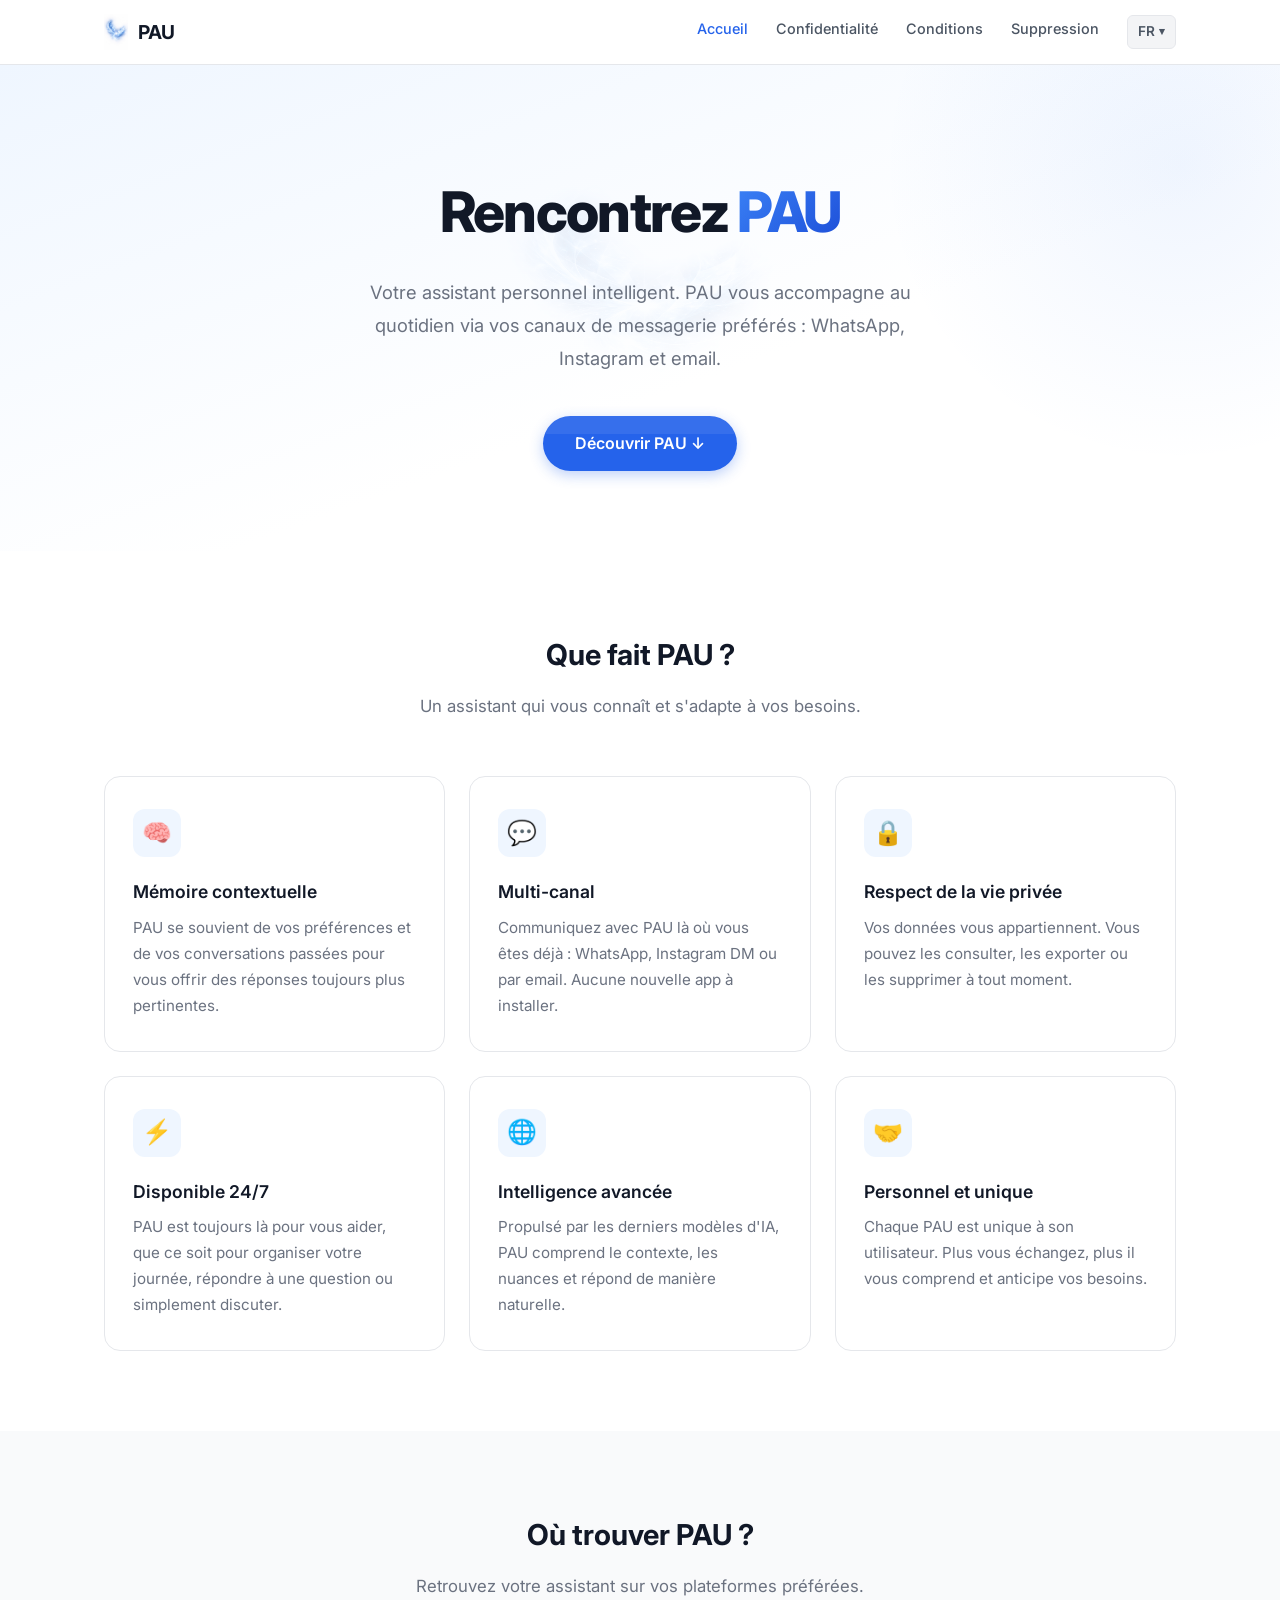
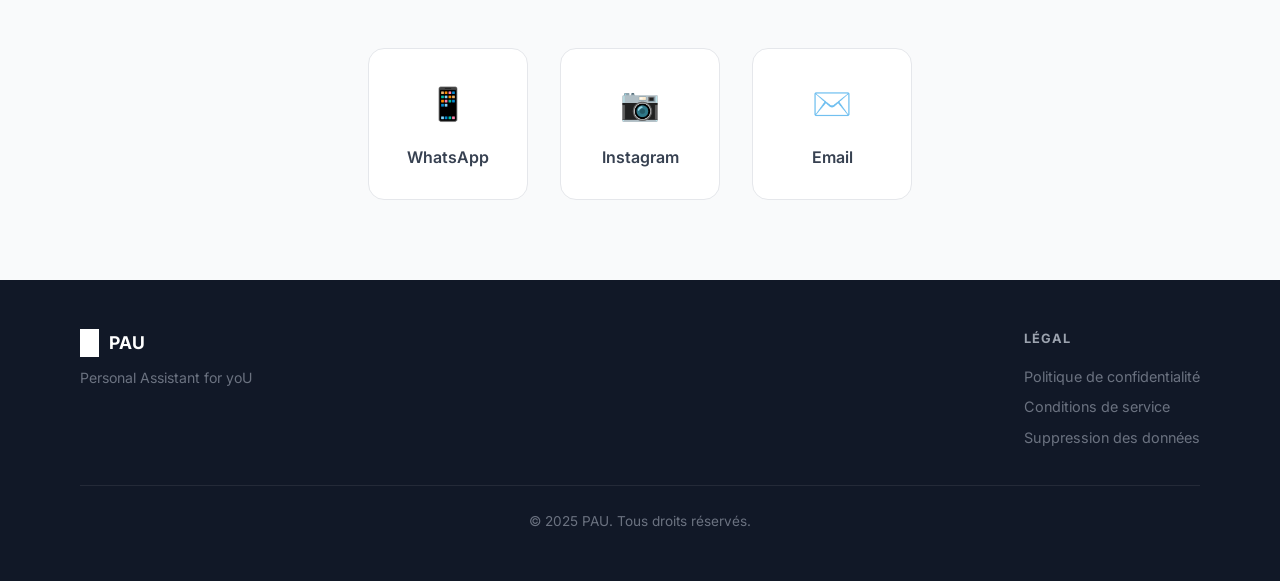
<file: index.html>
<!DOCTYPE html>
<html lang="fr">
<head>
  <meta charset="UTF-8" />
  <meta name="viewport" content="width=device-width, initial-scale=1.0" />
  <title>PAU - Personal Assistant for yoU</title>
  <meta name="description" content="PAU est votre assistant personnel intelligent, disponible sur WhatsApp, Instagram et par email." />
  <link rel="preconnect" href="https://fonts.googleapis.com" />
  <link href="https://fonts.googleapis.com/css2?family=Inter:wght@400;500;600;700;800&display=swap" rel="stylesheet" />
  <link rel="stylesheet" href="style.css" />
  <link rel="icon" href="images/logo.png" type="image/png" />
</head>
<body>

  <!-- Nav -->
  <nav class="navbar">
    <div class="navbar-inner">
      <a href="index.html" class="navbar-brand">
        <img src="images/logo.png" alt="PAU logo" />
        PAU
      </a>
      <button class="menu-toggle" aria-label="Menu" onclick="document.querySelector('.navbar-links').classList.toggle('open')">
        <span></span><span></span><span></span>
      </button>
      <ul class="navbar-links">
        <li><a href="index.html" class="active">Accueil</a></li>
        <li><a href="privacy.html">Confidentialit&eacute;</a></li>
        <li><a href="terms.html">Conditions</a></li>
        <li><a href="data-deletion.html">Suppression</a></li>
        <li class="lang-switcher">
          <span class="lang-current">FR</span>
          <ul class="lang-menu">
            <li><a href="index.html" class="active">FR</a></li>
            <li><a href="en/index.html">EN</a></li>
            <li><a href="es/index.html">ES</a></li>
          </ul>
        </li>
      </ul>
    </div>
  </nav>

  <!-- Hero -->
  <section class="hero">
    <img src="images/logo.png" alt="PAU" class="hero-logo" />
    <h1>Rencontrez <span>PAU</span></h1>
    <p>Votre assistant personnel intelligent. PAU vous accompagne au quotidien via vos canaux de messagerie pr&eacute;f&eacute;r&eacute;s : WhatsApp, Instagram et email.</p>
    <a href="#features" class="hero-cta">D&eacute;couvrir PAU &darr;</a>
  </section>

  <!-- Features -->
  <section class="features" id="features">
    <div class="features-heading">
      <h2>Que fait PAU ?</h2>
      <p>Un assistant qui vous conna&icirc;t et s'adapte &agrave; vos besoins.</p>
    </div>
    <div class="features-grid">
      <div class="feature-card">
        <div class="feature-icon">&#x1f9e0;</div>
        <h3>M&eacute;moire contextuelle</h3>
        <p>PAU se souvient de vos pr&eacute;f&eacute;rences et de vos conversations pass&eacute;es pour vous offrir des r&eacute;ponses toujours plus pertinentes.</p>
      </div>
      <div class="feature-card">
        <div class="feature-icon">&#x1f4ac;</div>
        <h3>Multi-canal</h3>
        <p>Communiquez avec PAU l&agrave; o&ugrave; vous &ecirc;tes d&eacute;j&agrave; : WhatsApp, Instagram DM ou par email. Aucune nouvelle app &agrave; installer.</p>
      </div>
      <div class="feature-card">
        <div class="feature-icon">&#x1f512;</div>
        <h3>Respect de la vie priv&eacute;e</h3>
        <p>Vos donn&eacute;es vous appartiennent. Vous pouvez les consulter, les exporter ou les supprimer &agrave; tout moment.</p>
      </div>
      <div class="feature-card">
        <div class="feature-icon">&#x26a1;</div>
        <h3>Disponible 24/7</h3>
        <p>PAU est toujours l&agrave; pour vous aider, que ce soit pour organiser votre journ&eacute;e, r&eacute;pondre &agrave; une question ou simplement discuter.</p>
      </div>
      <div class="feature-card">
        <div class="feature-icon">&#x1f310;</div>
        <h3>Intelligence avanc&eacute;e</h3>
        <p>Propuls&eacute; par les derniers mod&egrave;les d'IA, PAU comprend le contexte, les nuances et r&eacute;pond de mani&egrave;re naturelle.</p>
      </div>
      <div class="feature-card">
        <div class="feature-icon">&#x1f91d;</div>
        <h3>Personnel et unique</h3>
        <p>Chaque PAU est unique &agrave; son utilisateur. Plus vous &eacute;changez, plus il vous comprend et anticipe vos besoins.</p>
      </div>
    </div>
  </section>

  <!-- Channels -->
  <section class="channels" id="channels">
    <div class="channels-inner">
      <h2>O&ugrave; trouver PAU ?</h2>
      <p>Retrouvez votre assistant sur vos plateformes pr&eacute;f&eacute;r&eacute;es.</p>
      <div class="channels-grid">
        <div class="channel">
          <div class="channel-icon">&#x1f4f1;</div>
          <span>WhatsApp</span>
        </div>
        <div class="channel">
          <div class="channel-icon">&#x1f4f7;</div>
          <span>Instagram</span>
        </div>
        <div class="channel">
          <div class="channel-icon">&#x2709;&#xfe0f;</div>
          <span>Email</span>
        </div>
      </div>
    </div>
  </section>

  <!-- Footer -->
  <footer class="footer">
    <div class="footer-inner">
      <div>
        <div class="footer-brand">
          <img src="images/logo.png" alt="PAU" />
          PAU
        </div>
        <p class="footer-tagline">Personal Assistant for yoU</p>
      </div>
      <div class="footer-links">
        <div class="footer-col">
          <h4>L&eacute;gal</h4>
          <ul>
            <li><a href="privacy.html">Politique de confidentialit&eacute;</a></li>
            <li><a href="terms.html">Conditions de service</a></li>
            <li><a href="data-deletion.html">Suppression des donn&eacute;es</a></li>
          </ul>
        </div>
      </div>
    </div>
    <div class="footer-bottom">
      &copy; 2025 PAU. Tous droits r&eacute;serv&eacute;s.
    </div>
  </footer>

</body>
</html>
</file>
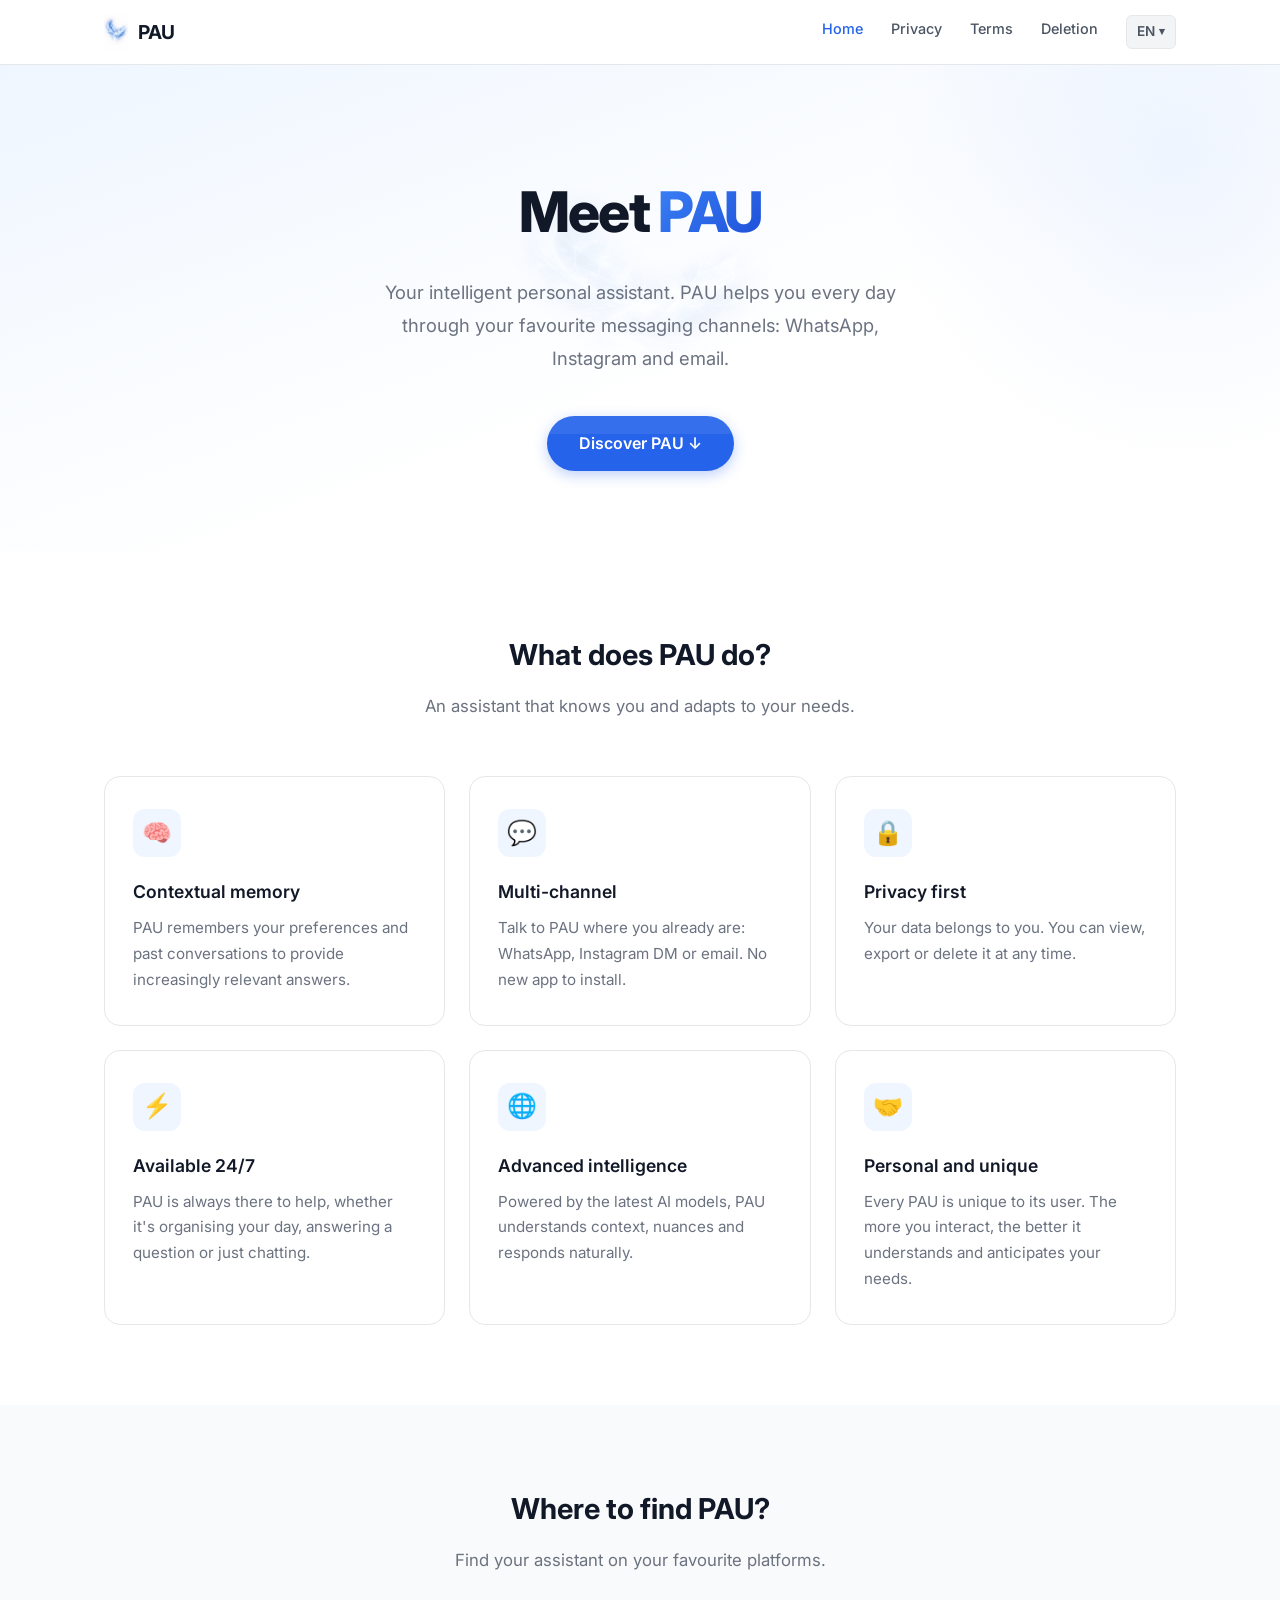
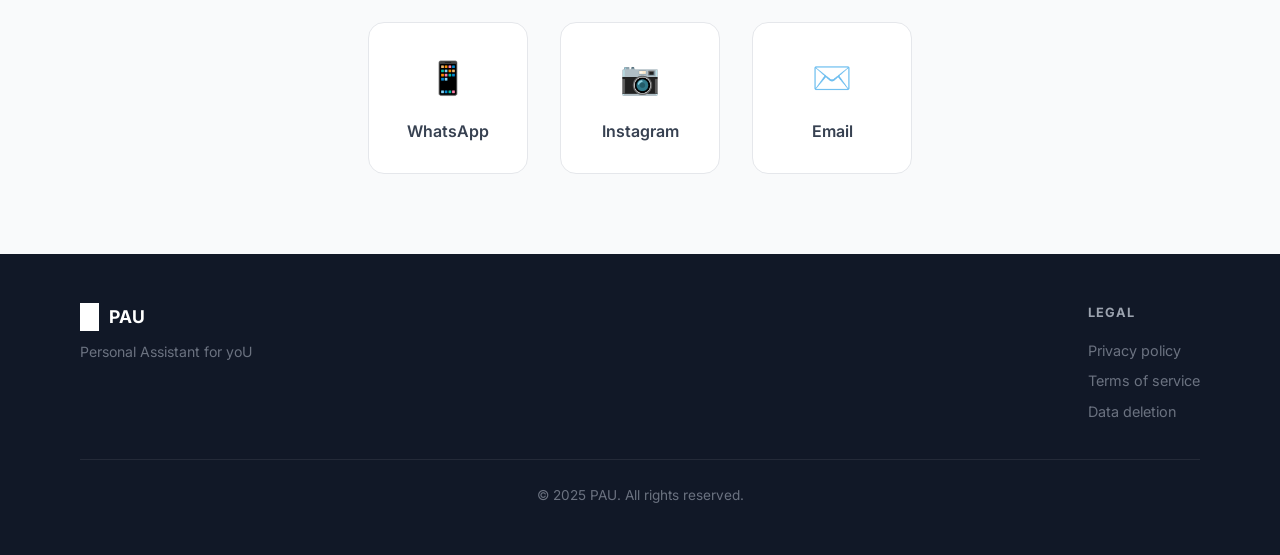
<file: en/index.html>
<!DOCTYPE html>
<html lang="en">
<head>
  <meta charset="UTF-8" />
  <meta name="viewport" content="width=device-width, initial-scale=1.0" />
  <title>PAU - Personal Assistant for yoU</title>
  <meta name="description" content="PAU is your intelligent personal assistant, available on WhatsApp, Instagram and by email." />
  <link rel="preconnect" href="https://fonts.googleapis.com" />
  <link href="https://fonts.googleapis.com/css2?family=Inter:wght@400;500;600;700;800&display=swap" rel="stylesheet" />
  <link rel="stylesheet" href="../style.css" />
  <link rel="icon" href="../images/logo.png" type="image/png" />
</head>
<body>

  <!-- Nav -->
  <nav class="navbar">
    <div class="navbar-inner">
      <a href="index.html" class="navbar-brand">
        <img src="../images/logo.png" alt="PAU logo" />
        PAU
      </a>
      <button class="menu-toggle" aria-label="Menu" onclick="document.querySelector('.navbar-links').classList.toggle('open')">
        <span></span><span></span><span></span>
      </button>
      <ul class="navbar-links">
        <li><a href="index.html" class="active">Home</a></li>
        <li><a href="privacy.html">Privacy</a></li>
        <li><a href="terms.html">Terms</a></li>
        <li><a href="data-deletion.html">Deletion</a></li>
        <li class="lang-switcher">
          <span class="lang-current">EN</span>
          <ul class="lang-menu">
            <li><a href="../index.html">FR</a></li>
            <li><a href="index.html" class="active">EN</a></li>
            <li><a href="../es/index.html">ES</a></li>
          </ul>
        </li>
      </ul>
    </div>
  </nav>

  <!-- Hero -->
  <section class="hero">
    <img src="../images/logo.png" alt="PAU" class="hero-logo" />
    <h1>Meet <span>PAU</span></h1>
    <p>Your intelligent personal assistant. PAU helps you every day through your favourite messaging channels: WhatsApp, Instagram and email.</p>
    <a href="#features" class="hero-cta">Discover PAU &darr;</a>
  </section>

  <!-- Features -->
  <section class="features" id="features">
    <div class="features-heading">
      <h2>What does PAU do?</h2>
      <p>An assistant that knows you and adapts to your needs.</p>
    </div>
    <div class="features-grid">
      <div class="feature-card">
        <div class="feature-icon">&#x1f9e0;</div>
        <h3>Contextual memory</h3>
        <p>PAU remembers your preferences and past conversations to provide increasingly relevant answers.</p>
      </div>
      <div class="feature-card">
        <div class="feature-icon">&#x1f4ac;</div>
        <h3>Multi-channel</h3>
        <p>Talk to PAU where you already are: WhatsApp, Instagram DM or email. No new app to install.</p>
      </div>
      <div class="feature-card">
        <div class="feature-icon">&#x1f512;</div>
        <h3>Privacy first</h3>
        <p>Your data belongs to you. You can view, export or delete it at any time.</p>
      </div>
      <div class="feature-card">
        <div class="feature-icon">&#x26a1;</div>
        <h3>Available 24/7</h3>
        <p>PAU is always there to help, whether it's organising your day, answering a question or just chatting.</p>
      </div>
      <div class="feature-card">
        <div class="feature-icon">&#x1f310;</div>
        <h3>Advanced intelligence</h3>
        <p>Powered by the latest AI models, PAU understands context, nuances and responds naturally.</p>
      </div>
      <div class="feature-card">
        <div class="feature-icon">&#x1f91d;</div>
        <h3>Personal and unique</h3>
        <p>Every PAU is unique to its user. The more you interact, the better it understands and anticipates your needs.</p>
      </div>
    </div>
  </section>

  <!-- Channels -->
  <section class="channels" id="channels">
    <div class="channels-inner">
      <h2>Where to find PAU?</h2>
      <p>Find your assistant on your favourite platforms.</p>
      <div class="channels-grid">
        <div class="channel">
          <div class="channel-icon">&#x1f4f1;</div>
          <span>WhatsApp</span>
        </div>
        <div class="channel">
          <div class="channel-icon">&#x1f4f7;</div>
          <span>Instagram</span>
        </div>
        <div class="channel">
          <div class="channel-icon">&#x2709;&#xfe0f;</div>
          <span>Email</span>
        </div>
      </div>
    </div>
  </section>

  <!-- Footer -->
  <footer class="footer">
    <div class="footer-inner">
      <div>
        <div class="footer-brand">
          <img src="../images/logo.png" alt="PAU" />
          PAU
        </div>
        <p class="footer-tagline">Personal Assistant for yoU</p>
      </div>
      <div class="footer-links">
        <div class="footer-col">
          <h4>Legal</h4>
          <ul>
            <li><a href="privacy.html">Privacy policy</a></li>
            <li><a href="terms.html">Terms of service</a></li>
            <li><a href="data-deletion.html">Data deletion</a></li>
          </ul>
        </div>
      </div>
    </div>
    <div class="footer-bottom">
      &copy; 2025 PAU. All rights reserved.
    </div>
  </footer>

</body>
</html>
</file>
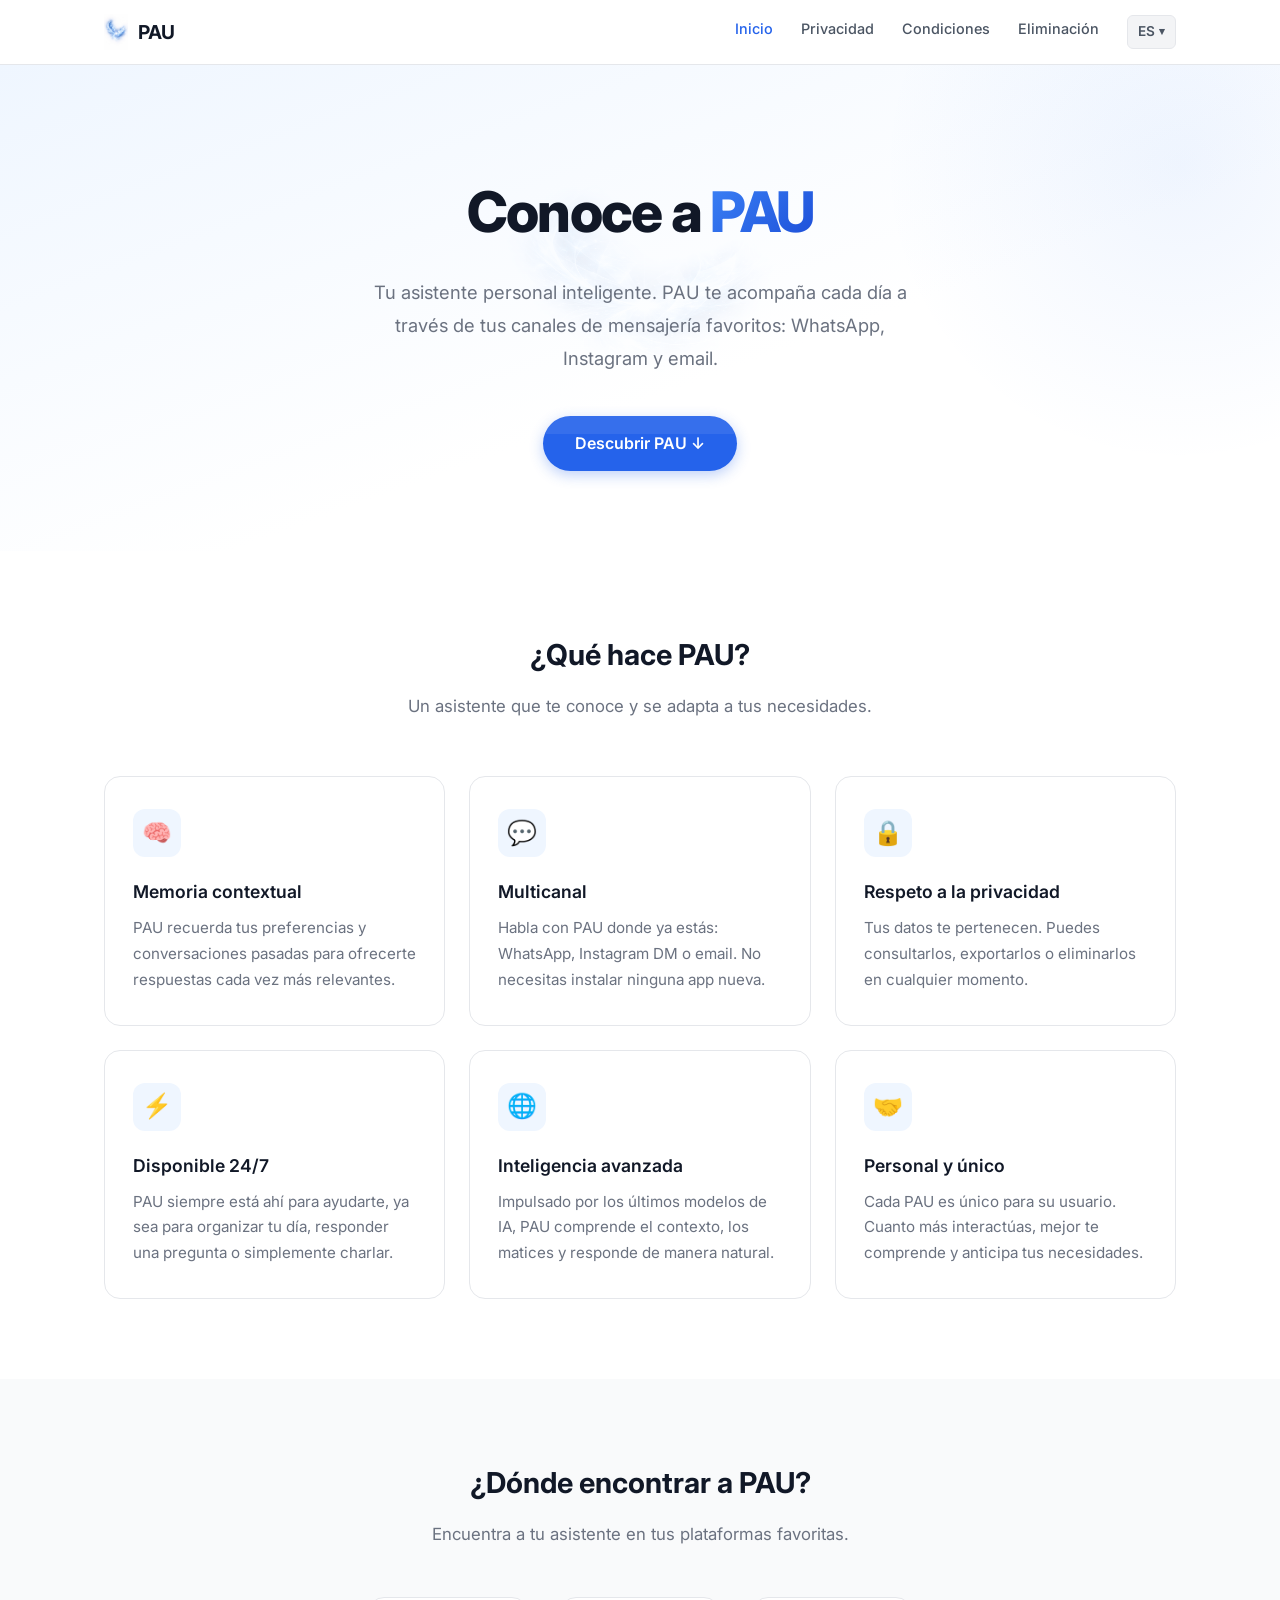
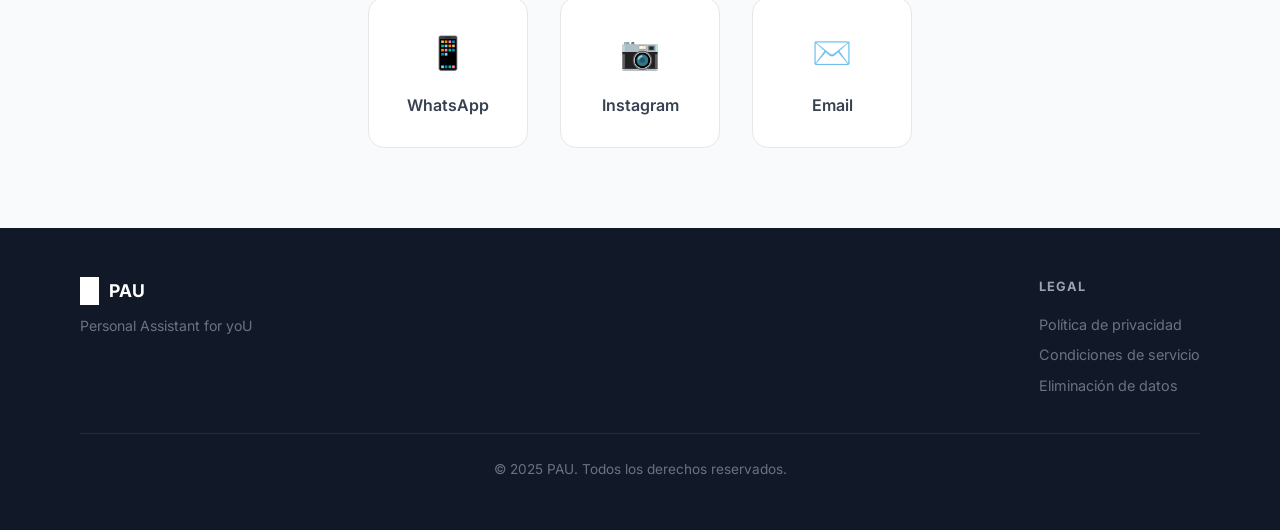
<file: es/index.html>
<!DOCTYPE html>
<html lang="es">
<head>
  <meta charset="UTF-8" />
  <meta name="viewport" content="width=device-width, initial-scale=1.0" />
  <title>PAU - Personal Assistant for yoU</title>
  <meta name="description" content="PAU es tu asistente personal inteligente, disponible en WhatsApp, Instagram y por email." />
  <link rel="preconnect" href="https://fonts.googleapis.com" />
  <link href="https://fonts.googleapis.com/css2?family=Inter:wght@400;500;600;700;800&display=swap" rel="stylesheet" />
  <link rel="stylesheet" href="../style.css" />
  <link rel="icon" href="../images/logo.png" type="image/png" />
</head>
<body>

  <!-- Nav -->
  <nav class="navbar">
    <div class="navbar-inner">
      <a href="index.html" class="navbar-brand">
        <img src="../images/logo.png" alt="PAU logo" />
        PAU
      </a>
      <button class="menu-toggle" aria-label="Men&uacute;" onclick="document.querySelector('.navbar-links').classList.toggle('open')">
        <span></span><span></span><span></span>
      </button>
      <ul class="navbar-links">
        <li><a href="index.html" class="active">Inicio</a></li>
        <li><a href="privacy.html">Privacidad</a></li>
        <li><a href="terms.html">Condiciones</a></li>
        <li><a href="data-deletion.html">Eliminaci&oacute;n</a></li>
        <li class="lang-switcher">
          <span class="lang-current">ES</span>
          <ul class="lang-menu">
            <li><a href="../index.html">FR</a></li>
            <li><a href="../en/index.html">EN</a></li>
            <li><a href="index.html" class="active">ES</a></li>
          </ul>
        </li>
      </ul>
    </div>
  </nav>

  <!-- Hero -->
  <section class="hero">
    <img src="../images/logo.png" alt="PAU" class="hero-logo" />
    <h1>Conoce a <span>PAU</span></h1>
    <p>Tu asistente personal inteligente. PAU te acompa&ntilde;a cada d&iacute;a a trav&eacute;s de tus canales de mensajer&iacute;a favoritos: WhatsApp, Instagram y email.</p>
    <a href="#features" class="hero-cta">Descubrir PAU &darr;</a>
  </section>

  <!-- Features -->
  <section class="features" id="features">
    <div class="features-heading">
      <h2>&iquest;Qu&eacute; hace PAU?</h2>
      <p>Un asistente que te conoce y se adapta a tus necesidades.</p>
    </div>
    <div class="features-grid">
      <div class="feature-card">
        <div class="feature-icon">&#x1f9e0;</div>
        <h3>Memoria contextual</h3>
        <p>PAU recuerda tus preferencias y conversaciones pasadas para ofrecerte respuestas cada vez m&aacute;s relevantes.</p>
      </div>
      <div class="feature-card">
        <div class="feature-icon">&#x1f4ac;</div>
        <h3>Multicanal</h3>
        <p>Habla con PAU donde ya est&aacute;s: WhatsApp, Instagram DM o email. No necesitas instalar ninguna app nueva.</p>
      </div>
      <div class="feature-card">
        <div class="feature-icon">&#x1f512;</div>
        <h3>Respeto a la privacidad</h3>
        <p>Tus datos te pertenecen. Puedes consultarlos, exportarlos o eliminarlos en cualquier momento.</p>
      </div>
      <div class="feature-card">
        <div class="feature-icon">&#x26a1;</div>
        <h3>Disponible 24/7</h3>
        <p>PAU siempre est&aacute; ah&iacute; para ayudarte, ya sea para organizar tu d&iacute;a, responder una pregunta o simplemente charlar.</p>
      </div>
      <div class="feature-card">
        <div class="feature-icon">&#x1f310;</div>
        <h3>Inteligencia avanzada</h3>
        <p>Impulsado por los &uacute;ltimos modelos de IA, PAU comprende el contexto, los matices y responde de manera natural.</p>
      </div>
      <div class="feature-card">
        <div class="feature-icon">&#x1f91d;</div>
        <h3>Personal y &uacute;nico</h3>
        <p>Cada PAU es &uacute;nico para su usuario. Cuanto m&aacute;s interact&uacute;as, mejor te comprende y anticipa tus necesidades.</p>
      </div>
    </div>
  </section>

  <!-- Channels -->
  <section class="channels" id="channels">
    <div class="channels-inner">
      <h2>&iquest;D&oacute;nde encontrar a PAU?</h2>
      <p>Encuentra a tu asistente en tus plataformas favoritas.</p>
      <div class="channels-grid">
        <div class="channel">
          <div class="channel-icon">&#x1f4f1;</div>
          <span>WhatsApp</span>
        </div>
        <div class="channel">
          <div class="channel-icon">&#x1f4f7;</div>
          <span>Instagram</span>
        </div>
        <div class="channel">
          <div class="channel-icon">&#x2709;&#xfe0f;</div>
          <span>Email</span>
        </div>
      </div>
    </div>
  </section>

  <!-- Footer -->
  <footer class="footer">
    <div class="footer-inner">
      <div>
        <div class="footer-brand">
          <img src="../images/logo.png" alt="PAU" />
          PAU
        </div>
        <p class="footer-tagline">Personal Assistant for yoU</p>
      </div>
      <div class="footer-links">
        <div class="footer-col">
          <h4>Legal</h4>
          <ul>
            <li><a href="privacy.html">Pol&iacute;tica de privacidad</a></li>
            <li><a href="terms.html">Condiciones de servicio</a></li>
            <li><a href="data-deletion.html">Eliminaci&oacute;n de datos</a></li>
          </ul>
        </div>
      </div>
    </div>
    <div class="footer-bottom">
      &copy; 2025 PAU. Todos los derechos reservados.
    </div>
  </footer>

</body>
</html>
</file>
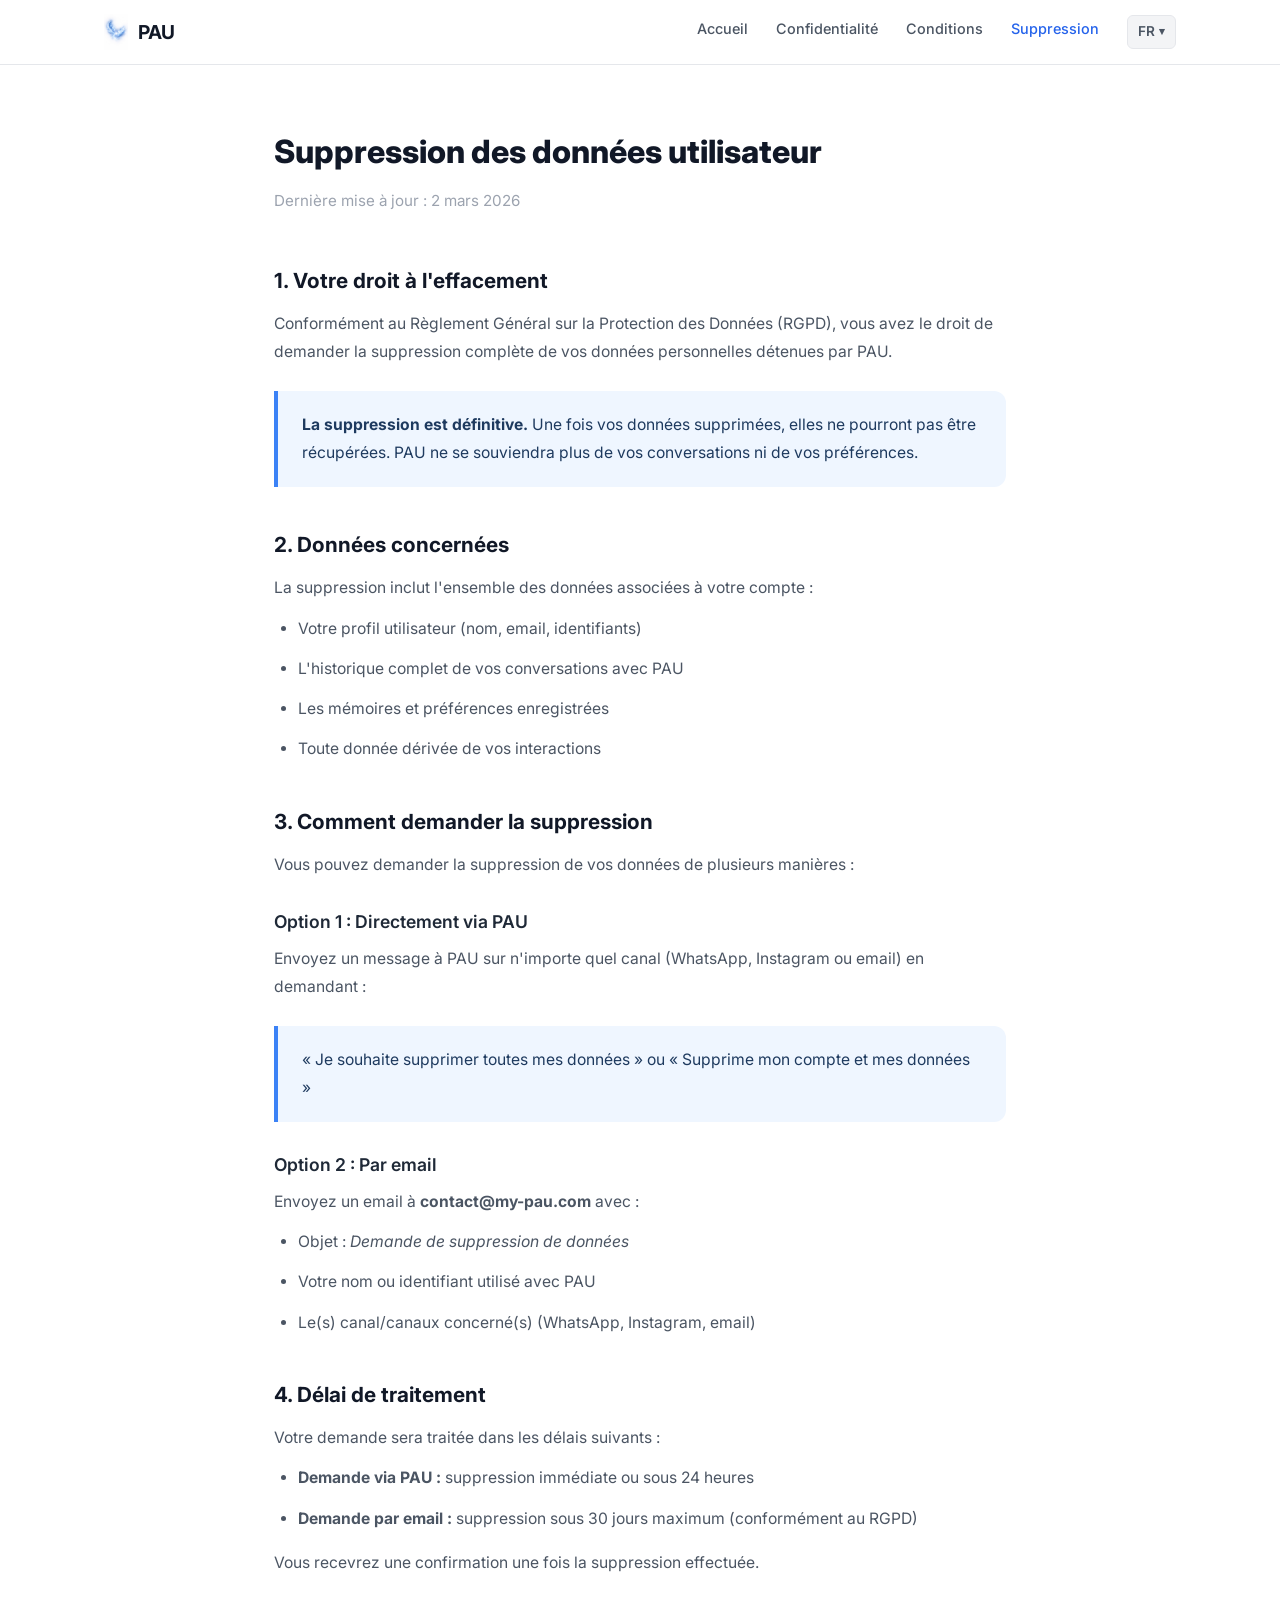
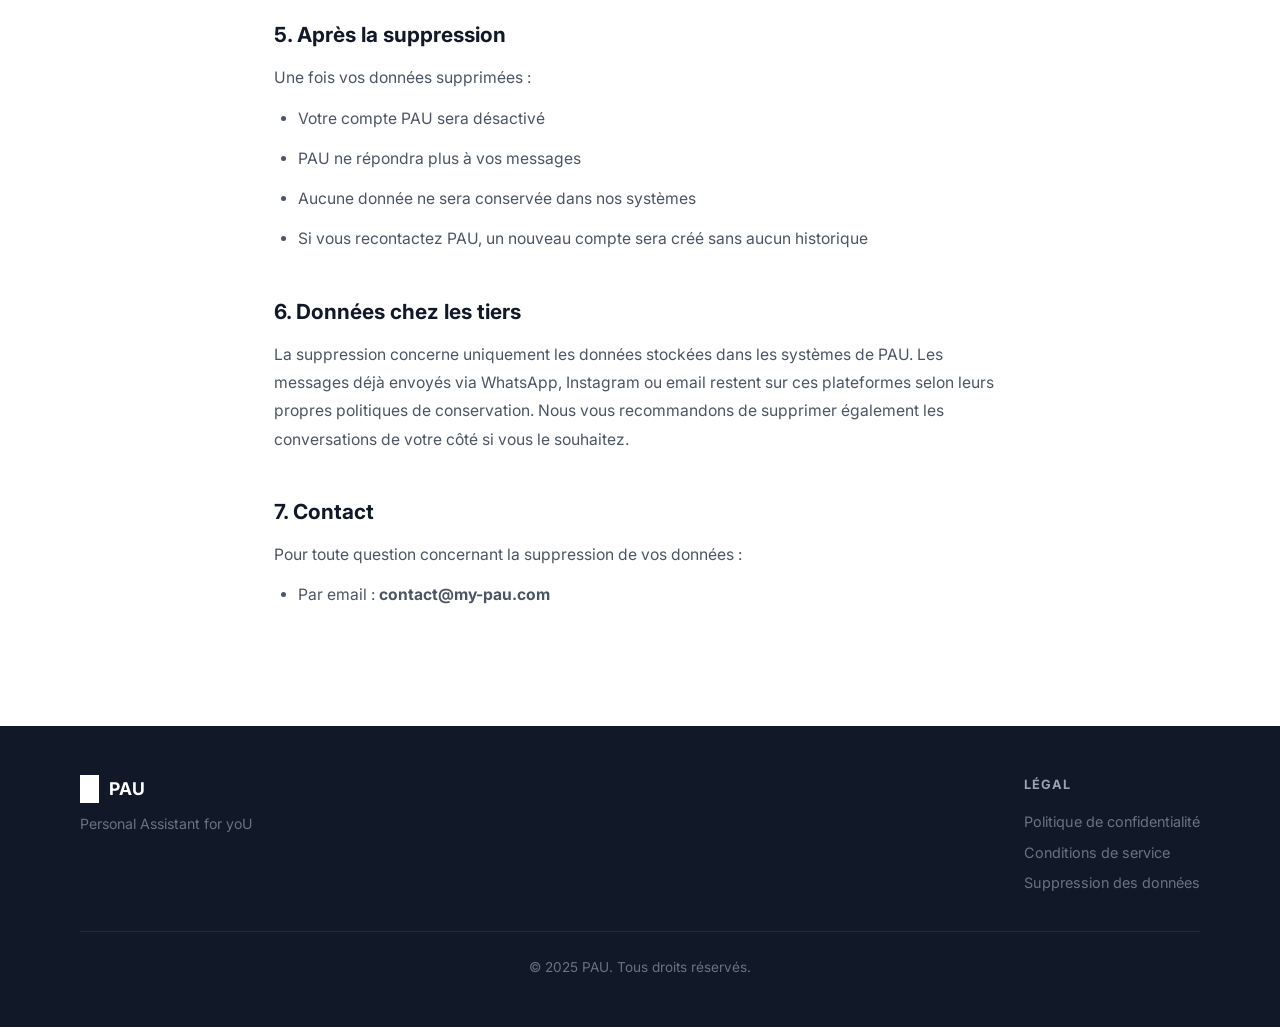
<file: data-deletion.html>
<!DOCTYPE html>
<html lang="fr">
<head>
  <meta charset="UTF-8" />
  <meta name="viewport" content="width=device-width, initial-scale=1.0" />
  <title>Suppression des donn&eacute;es - PAU</title>
  <link rel="preconnect" href="https://fonts.googleapis.com" />
  <link href="https://fonts.googleapis.com/css2?family=Inter:wght@400;500;600;700;800&display=swap" rel="stylesheet" />
  <link rel="stylesheet" href="style.css" />
  <link rel="icon" href="images/logo.png" type="image/png" />
</head>
<body>

  <!-- Nav -->
  <nav class="navbar">
    <div class="navbar-inner">
      <a href="index.html" class="navbar-brand">
        <img src="images/logo.png" alt="PAU logo" />
        PAU
      </a>
      <button class="menu-toggle" aria-label="Menu" onclick="document.querySelector('.navbar-links').classList.toggle('open')">
        <span></span><span></span><span></span>
      </button>
      <ul class="navbar-links">
        <li><a href="index.html">Accueil</a></li>
        <li><a href="privacy.html">Confidentialit&eacute;</a></li>
        <li><a href="terms.html">Conditions</a></li>
        <li><a href="data-deletion.html" class="active">Suppression</a></li>
        <li class="lang-switcher">
          <span class="lang-current">FR</span>
          <ul class="lang-menu">
            <li><a href="data-deletion.html" class="active">FR</a></li>
            <li><a href="en/data-deletion.html">EN</a></li>
            <li><a href="es/data-deletion.html">ES</a></li>
          </ul>
        </li>
      </ul>
    </div>
  </nav>

  <!-- Content -->
  <main class="page-content">
    <h1>Suppression des donn&eacute;es utilisateur</h1>
    <p class="subtitle">Derni&egrave;re mise &agrave; jour : 2 mars 2026</p>

    <h2>1. Votre droit &agrave; l'effacement</h2>
    <p>Conform&eacute;ment au R&egrave;glement G&eacute;n&eacute;ral sur la Protection des Donn&eacute;es (RGPD), vous avez le droit de demander la suppression compl&egrave;te de vos donn&eacute;es personnelles d&eacute;tenues par PAU.</p>

    <div class="info-box">
      <p><strong>La suppression est d&eacute;finitive.</strong> Une fois vos donn&eacute;es supprim&eacute;es, elles ne pourront pas &ecirc;tre r&eacute;cup&eacute;r&eacute;es. PAU ne se souviendra plus de vos conversations ni de vos pr&eacute;f&eacute;rences.</p>
    </div>

    <h2>2. Donn&eacute;es concern&eacute;es</h2>
    <p>La suppression inclut l'ensemble des donn&eacute;es associ&eacute;es &agrave; votre compte :</p>
    <ul>
      <li>Votre profil utilisateur (nom, email, identifiants)</li>
      <li>L'historique complet de vos conversations avec PAU</li>
      <li>Les m&eacute;moires et pr&eacute;f&eacute;rences enregistr&eacute;es</li>
      <li>Toute donn&eacute;e d&eacute;riv&eacute;e de vos interactions</li>
    </ul>

    <h2>3. Comment demander la suppression</h2>
    <p>Vous pouvez demander la suppression de vos donn&eacute;es de plusieurs mani&egrave;res :</p>

    <h3>Option 1 : Directement via PAU</h3>
    <p>Envoyez un message &agrave; PAU sur n'importe quel canal (WhatsApp, Instagram ou email) en demandant :</p>
    <div class="info-box">
      <p>&laquo; Je souhaite supprimer toutes mes donn&eacute;es &raquo; ou &laquo; Supprime mon compte et mes donn&eacute;es &raquo;</p>
    </div>

    <h3>Option 2 : Par email</h3>
    <p>Envoyez un email &agrave; <strong>contact@my-pau.com</strong> avec :</p>
    <ul>
      <li>Objet : <em>Demande de suppression de donn&eacute;es</em></li>
      <li>Votre nom ou identifiant utilis&eacute; avec PAU</li>
      <li>Le(s) canal/canaux concern&eacute;(s) (WhatsApp, Instagram, email)</li>
    </ul>

    <h2>4. D&eacute;lai de traitement</h2>
    <p>Votre demande sera trait&eacute;e dans les d&eacute;lais suivants :</p>
    <ul>
      <li><strong>Demande via PAU :</strong> suppression imm&eacute;diate ou sous 24 heures</li>
      <li><strong>Demande par email :</strong> suppression sous 30 jours maximum (conform&eacute;ment au RGPD)</li>
    </ul>
    <p>Vous recevrez une confirmation une fois la suppression effectu&eacute;e.</p>

    <h2>5. Apr&egrave;s la suppression</h2>
    <p>Une fois vos donn&eacute;es supprim&eacute;es :</p>
    <ul>
      <li>Votre compte PAU sera d&eacute;sactiv&eacute;</li>
      <li>PAU ne r&eacute;pondra plus &agrave; vos messages</li>
      <li>Aucune donn&eacute;e ne sera conserv&eacute;e dans nos syst&egrave;mes</li>
      <li>Si vous recontactez PAU, un nouveau compte sera cr&eacute;&eacute; sans aucun historique</li>
    </ul>

    <h2>6. Donn&eacute;es chez les tiers</h2>
    <p>La suppression concerne uniquement les donn&eacute;es stock&eacute;es dans les syst&egrave;mes de PAU. Les messages d&eacute;j&agrave; envoy&eacute;s via WhatsApp, Instagram ou email restent sur ces plateformes selon leurs propres politiques de conservation. Nous vous recommandons de supprimer &eacute;galement les conversations de votre c&ocirc;t&eacute; si vous le souhaitez.</p>

    <h2>7. Contact</h2>
    <p>Pour toute question concernant la suppression de vos donn&eacute;es :</p>
    <ul>
      <li>Par email : <strong>contact@my-pau.com</strong></li>
    </ul>
  </main>

  <!-- Footer -->
  <footer class="footer">
    <div class="footer-inner">
      <div>
        <div class="footer-brand">
          <img src="images/logo.png" alt="PAU" />
          PAU
        </div>
        <p class="footer-tagline">Personal Assistant for yoU</p>
      </div>
      <div class="footer-links">
        <div class="footer-col">
          <h4>L&eacute;gal</h4>
          <ul>
            <li><a href="privacy.html">Politique de confidentialit&eacute;</a></li>
            <li><a href="terms.html">Conditions de service</a></li>
            <li><a href="data-deletion.html">Suppression des donn&eacute;es</a></li>
          </ul>
        </div>
      </div>
    </div>
    <div class="footer-bottom">
      &copy; 2025 PAU. Tous droits r&eacute;serv&eacute;s.
    </div>
  </footer>

</body>
</html>
</file>
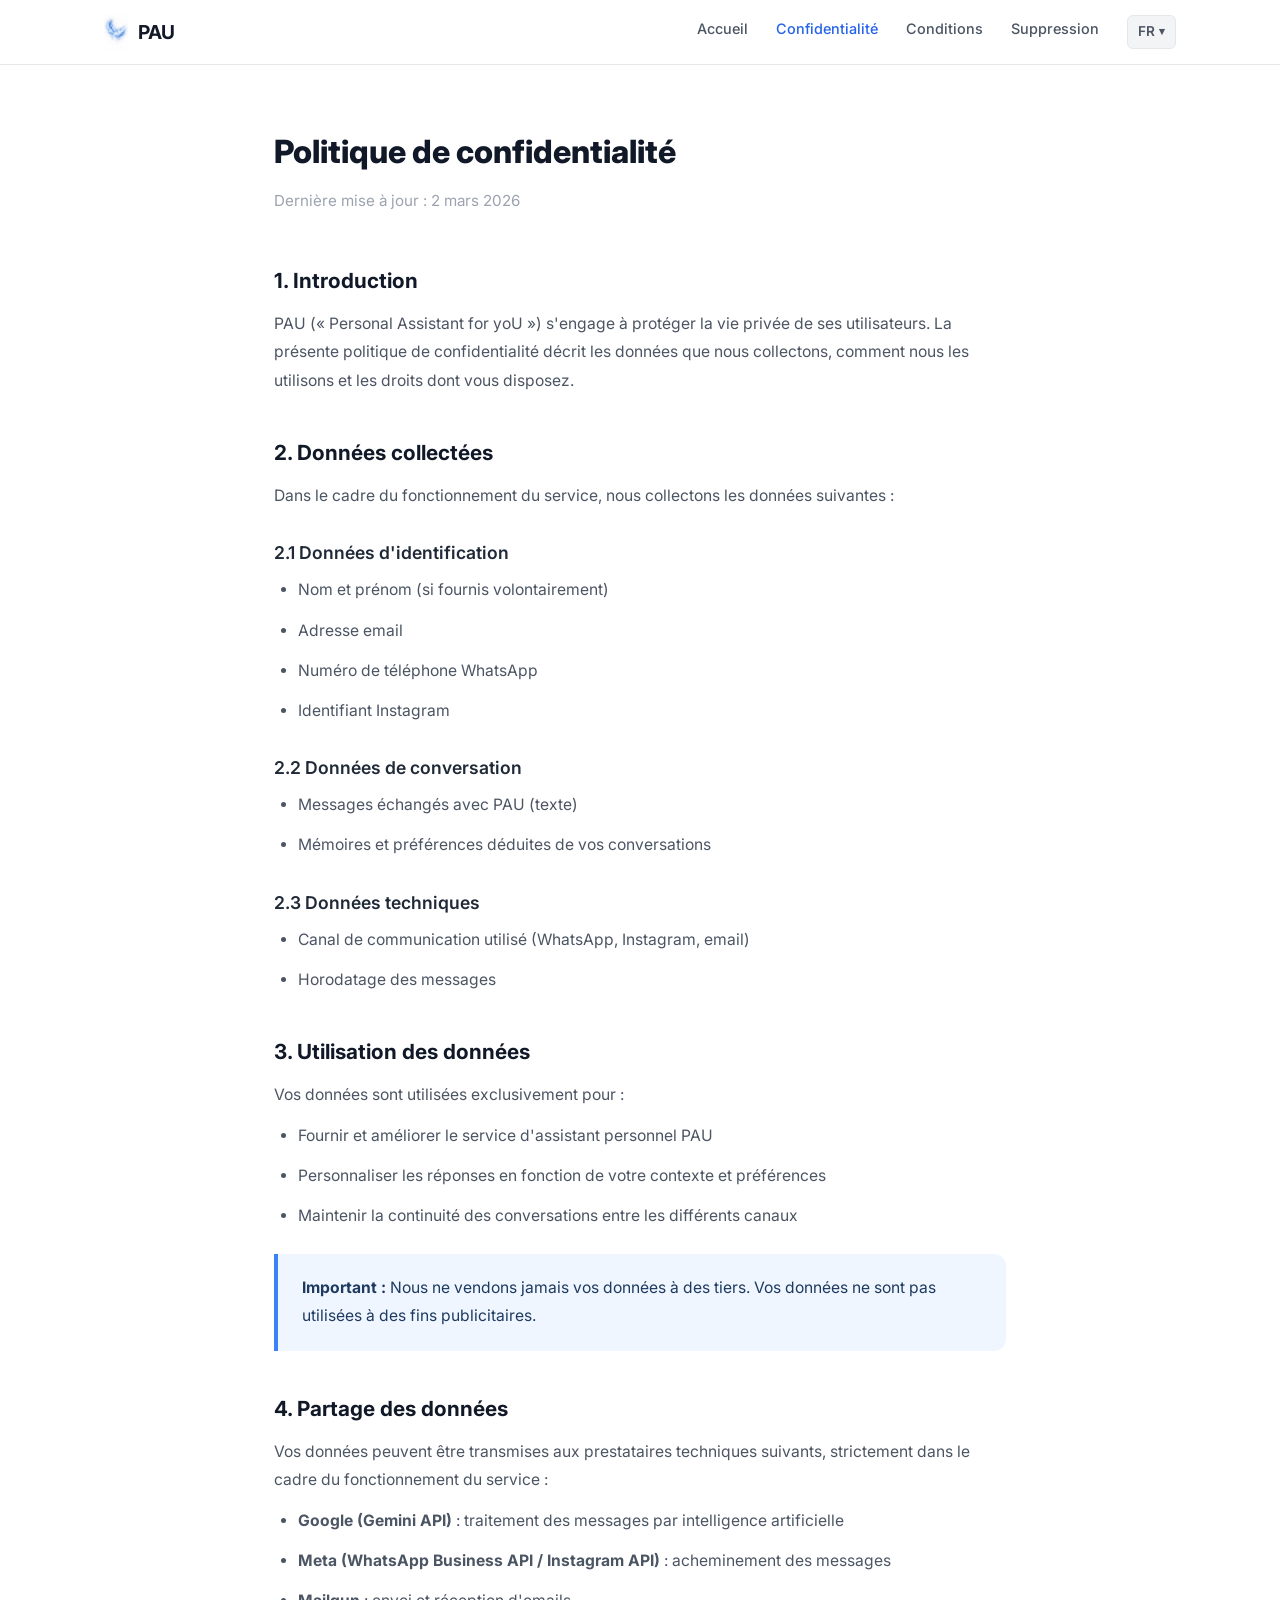
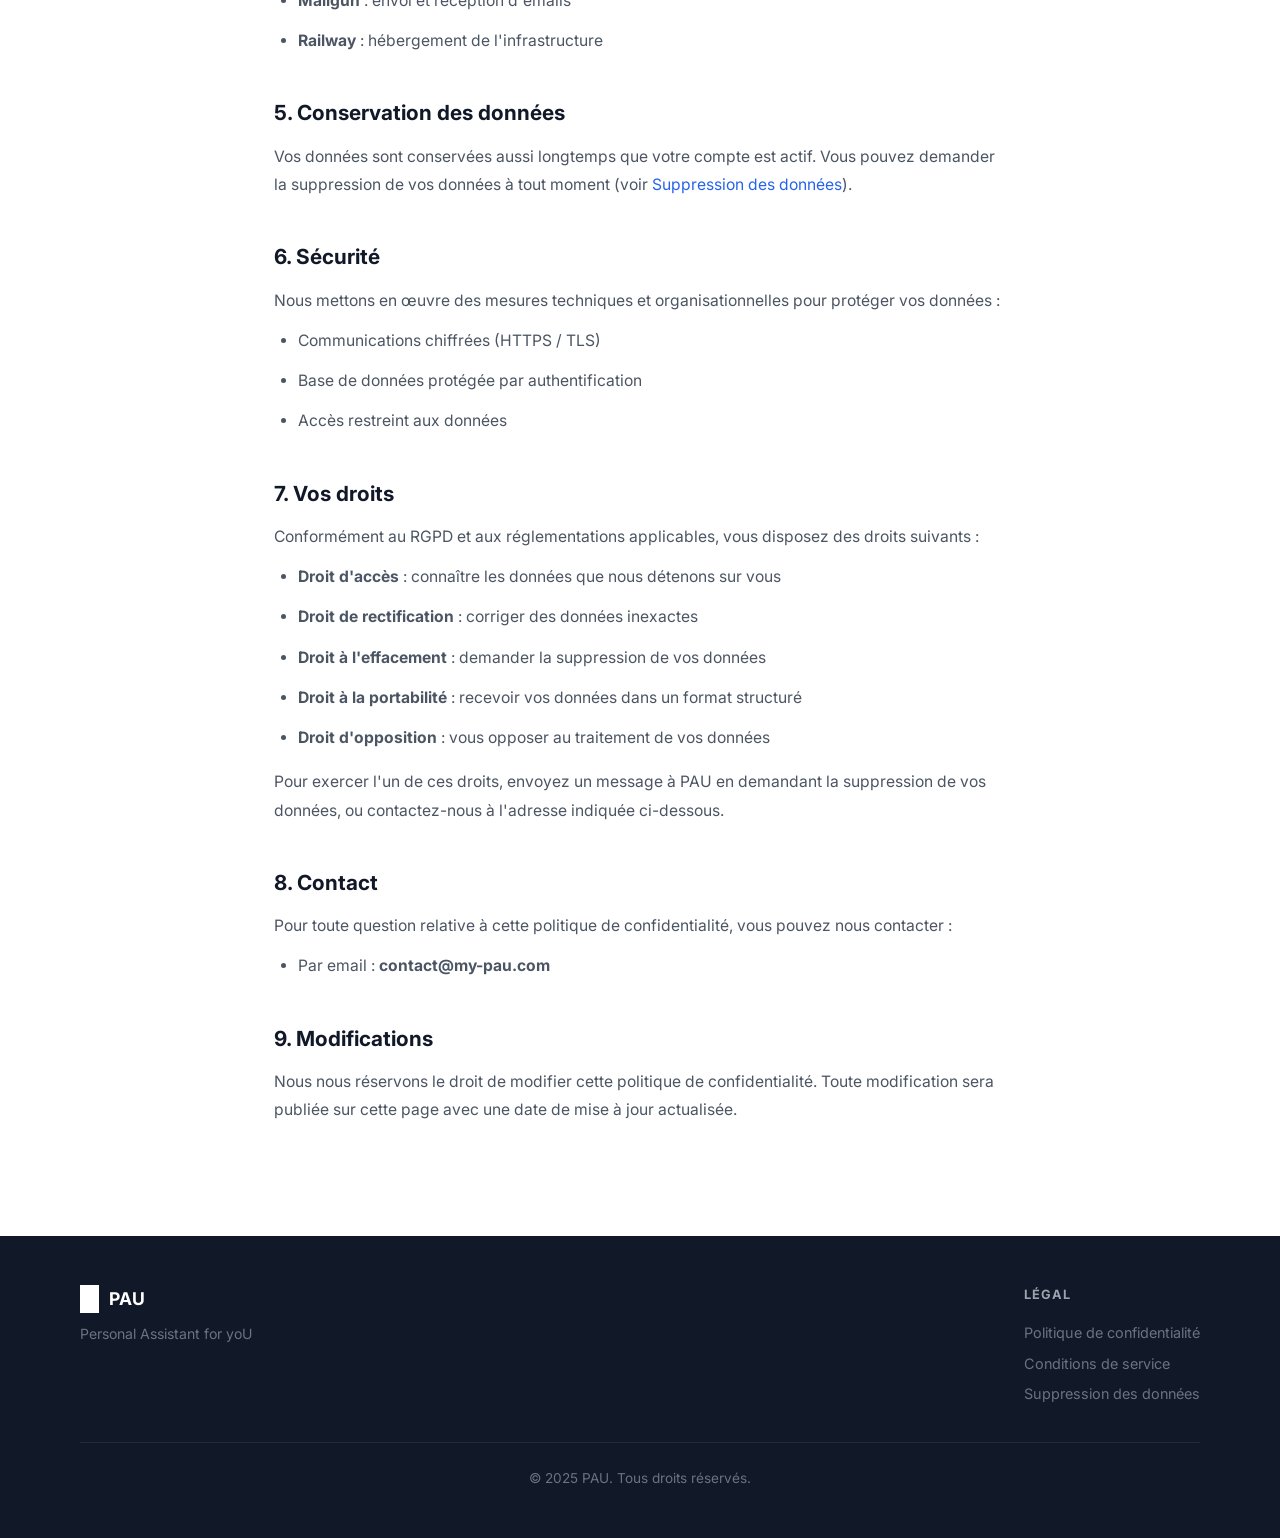
<file: privacy.html>
<!DOCTYPE html>
<html lang="fr">
<head>
  <meta charset="UTF-8" />
  <meta name="viewport" content="width=device-width, initial-scale=1.0" />
  <title>Politique de confidentialit&eacute; - PAU</title>
  <link rel="preconnect" href="https://fonts.googleapis.com" />
  <link href="https://fonts.googleapis.com/css2?family=Inter:wght@400;500;600;700;800&display=swap" rel="stylesheet" />
  <link rel="stylesheet" href="style.css" />
  <link rel="icon" href="images/logo.png" type="image/png" />
</head>
<body>

  <!-- Nav -->
  <nav class="navbar">
    <div class="navbar-inner">
      <a href="index.html" class="navbar-brand">
        <img src="images/logo.png" alt="PAU logo" />
        PAU
      </a>
      <button class="menu-toggle" aria-label="Menu" onclick="document.querySelector('.navbar-links').classList.toggle('open')">
        <span></span><span></span><span></span>
      </button>
      <ul class="navbar-links">
        <li><a href="index.html">Accueil</a></li>
        <li><a href="privacy.html" class="active">Confidentialit&eacute;</a></li>
        <li><a href="terms.html">Conditions</a></li>
        <li><a href="data-deletion.html">Suppression</a></li>
        <li class="lang-switcher">
          <span class="lang-current">FR</span>
          <ul class="lang-menu">
            <li><a href="privacy.html" class="active">FR</a></li>
            <li><a href="en/privacy.html">EN</a></li>
            <li><a href="es/privacy.html">ES</a></li>
          </ul>
        </li>
      </ul>
    </div>
  </nav>

  <!-- Content -->
  <main class="page-content">
    <h1>Politique de confidentialit&eacute;</h1>
    <p class="subtitle">Derni&egrave;re mise &agrave; jour : 2 mars 2026</p>

    <h2>1. Introduction</h2>
    <p>PAU (&laquo; Personal Assistant for yoU &raquo;) s'engage &agrave; prot&eacute;ger la vie priv&eacute;e de ses utilisateurs. La pr&eacute;sente politique de confidentialit&eacute; d&eacute;crit les donn&eacute;es que nous collectons, comment nous les utilisons et les droits dont vous disposez.</p>

    <h2>2. Donn&eacute;es collect&eacute;es</h2>
    <p>Dans le cadre du fonctionnement du service, nous collectons les donn&eacute;es suivantes :</p>

    <h3>2.1 Donn&eacute;es d'identification</h3>
    <ul>
      <li>Nom et pr&eacute;nom (si fournis volontairement)</li>
      <li>Adresse email</li>
      <li>Num&eacute;ro de t&eacute;l&eacute;phone WhatsApp</li>
      <li>Identifiant Instagram</li>
    </ul>

    <h3>2.2 Donn&eacute;es de conversation</h3>
    <ul>
      <li>Messages &eacute;chang&eacute;s avec PAU (texte)</li>
      <li>M&eacute;moires et pr&eacute;f&eacute;rences d&eacute;duites de vos conversations</li>
    </ul>

    <h3>2.3 Donn&eacute;es techniques</h3>
    <ul>
      <li>Canal de communication utilis&eacute; (WhatsApp, Instagram, email)</li>
      <li>Horodatage des messages</li>
    </ul>

    <h2>3. Utilisation des donn&eacute;es</h2>
    <p>Vos donn&eacute;es sont utilis&eacute;es exclusivement pour :</p>
    <ul>
      <li>Fournir et am&eacute;liorer le service d'assistant personnel PAU</li>
      <li>Personnaliser les r&eacute;ponses en fonction de votre contexte et pr&eacute;f&eacute;rences</li>
      <li>Maintenir la continuit&eacute; des conversations entre les diff&eacute;rents canaux</li>
    </ul>

    <div class="info-box">
      <p><strong>Important :</strong> Nous ne vendons jamais vos donn&eacute;es &agrave; des tiers. Vos donn&eacute;es ne sont pas utilis&eacute;es &agrave; des fins publicitaires.</p>
    </div>

    <h2>4. Partage des donn&eacute;es</h2>
    <p>Vos donn&eacute;es peuvent &ecirc;tre transmises aux prestataires techniques suivants, strictement dans le cadre du fonctionnement du service :</p>
    <ul>
      <li><strong>Google (Gemini API)</strong> : traitement des messages par intelligence artificielle</li>
      <li><strong>Meta (WhatsApp Business API / Instagram API)</strong> : acheminement des messages</li>
      <li><strong>Mailgun</strong> : envoi et r&eacute;ception d'emails</li>
      <li><strong>Railway</strong> : h&eacute;bergement de l'infrastructure</li>
    </ul>

    <h2>5. Conservation des donn&eacute;es</h2>
    <p>Vos donn&eacute;es sont conserv&eacute;es aussi longtemps que votre compte est actif. Vous pouvez demander la suppression de vos donn&eacute;es &agrave; tout moment (voir <a href="data-deletion.html">Suppression des donn&eacute;es</a>).</p>

    <h2>6. S&eacute;curit&eacute;</h2>
    <p>Nous mettons en &oelig;uvre des mesures techniques et organisationnelles pour prot&eacute;ger vos donn&eacute;es :</p>
    <ul>
      <li>Communications chiffr&eacute;es (HTTPS / TLS)</li>
      <li>Base de donn&eacute;es prot&eacute;g&eacute;e par authentification</li>
      <li>Acc&egrave;s restreint aux donn&eacute;es</li>
    </ul>

    <h2>7. Vos droits</h2>
    <p>Conform&eacute;ment au RGPD et aux r&eacute;glementations applicables, vous disposez des droits suivants :</p>
    <ul>
      <li><strong>Droit d'acc&egrave;s</strong> : conna&icirc;tre les donn&eacute;es que nous d&eacute;tenons sur vous</li>
      <li><strong>Droit de rectification</strong> : corriger des donn&eacute;es inexactes</li>
      <li><strong>Droit &agrave; l'effacement</strong> : demander la suppression de vos donn&eacute;es</li>
      <li><strong>Droit &agrave; la portabilit&eacute;</strong> : recevoir vos donn&eacute;es dans un format structur&eacute;</li>
      <li><strong>Droit d'opposition</strong> : vous opposer au traitement de vos donn&eacute;es</li>
    </ul>
    <p>Pour exercer l'un de ces droits, envoyez un message &agrave; PAU en demandant la suppression de vos donn&eacute;es, ou contactez-nous &agrave; l'adresse indiqu&eacute;e ci-dessous.</p>

    <h2>8. Contact</h2>
    <p>Pour toute question relative &agrave; cette politique de confidentialit&eacute;, vous pouvez nous contacter :</p>
    <ul>
      <li>Par email : <strong>contact@my-pau.com</strong></li>
    </ul>

    <h2>9. Modifications</h2>
    <p>Nous nous r&eacute;servons le droit de modifier cette politique de confidentialit&eacute;. Toute modification sera publi&eacute;e sur cette page avec une date de mise &agrave; jour actualis&eacute;e.</p>
  </main>

  <!-- Footer -->
  <footer class="footer">
    <div class="footer-inner">
      <div>
        <div class="footer-brand">
          <img src="images/logo.png" alt="PAU" />
          PAU
        </div>
        <p class="footer-tagline">Personal Assistant for yoU</p>
      </div>
      <div class="footer-links">
        <div class="footer-col">
          <h4>L&eacute;gal</h4>
          <ul>
            <li><a href="privacy.html">Politique de confidentialit&eacute;</a></li>
            <li><a href="terms.html">Conditions de service</a></li>
            <li><a href="data-deletion.html">Suppression des donn&eacute;es</a></li>
          </ul>
        </div>
      </div>
    </div>
    <div class="footer-bottom">
      &copy; 2025 PAU. Tous droits r&eacute;serv&eacute;s.
    </div>
  </footer>

</body>
</html>
</file>
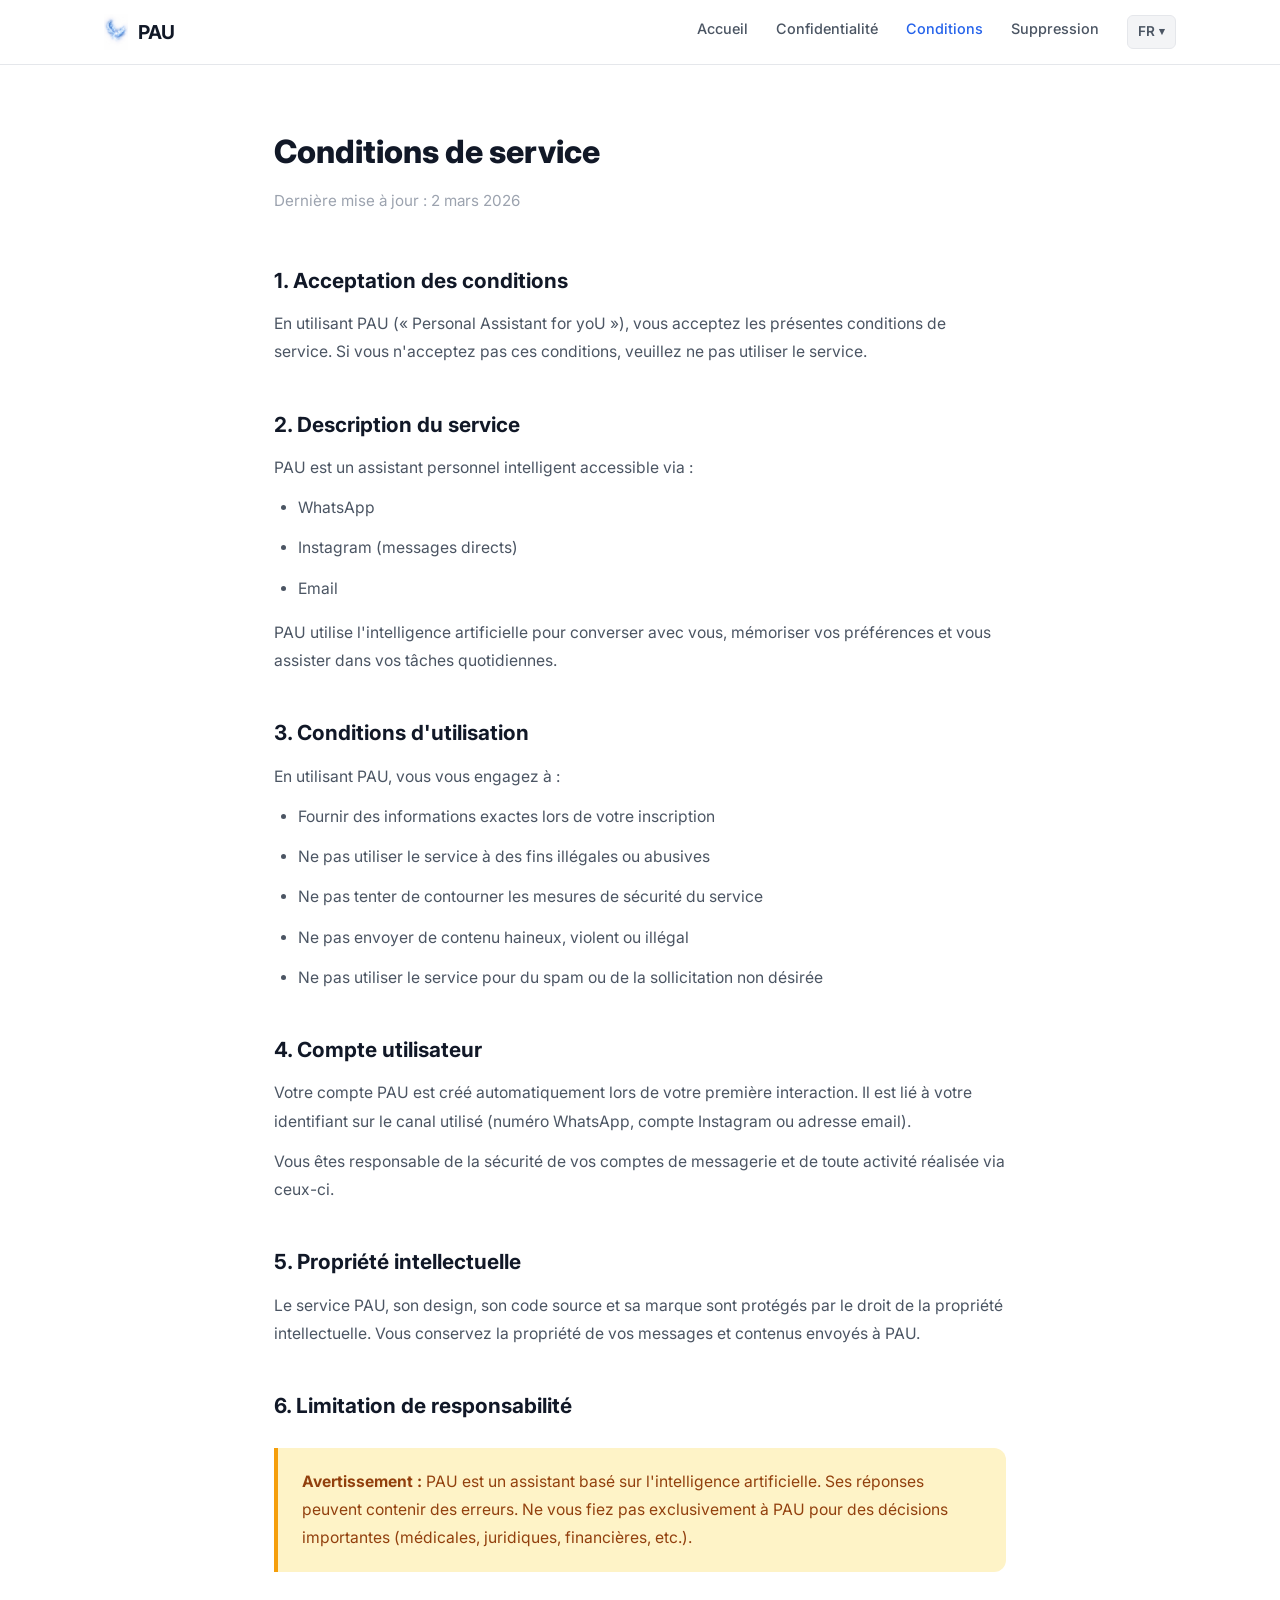
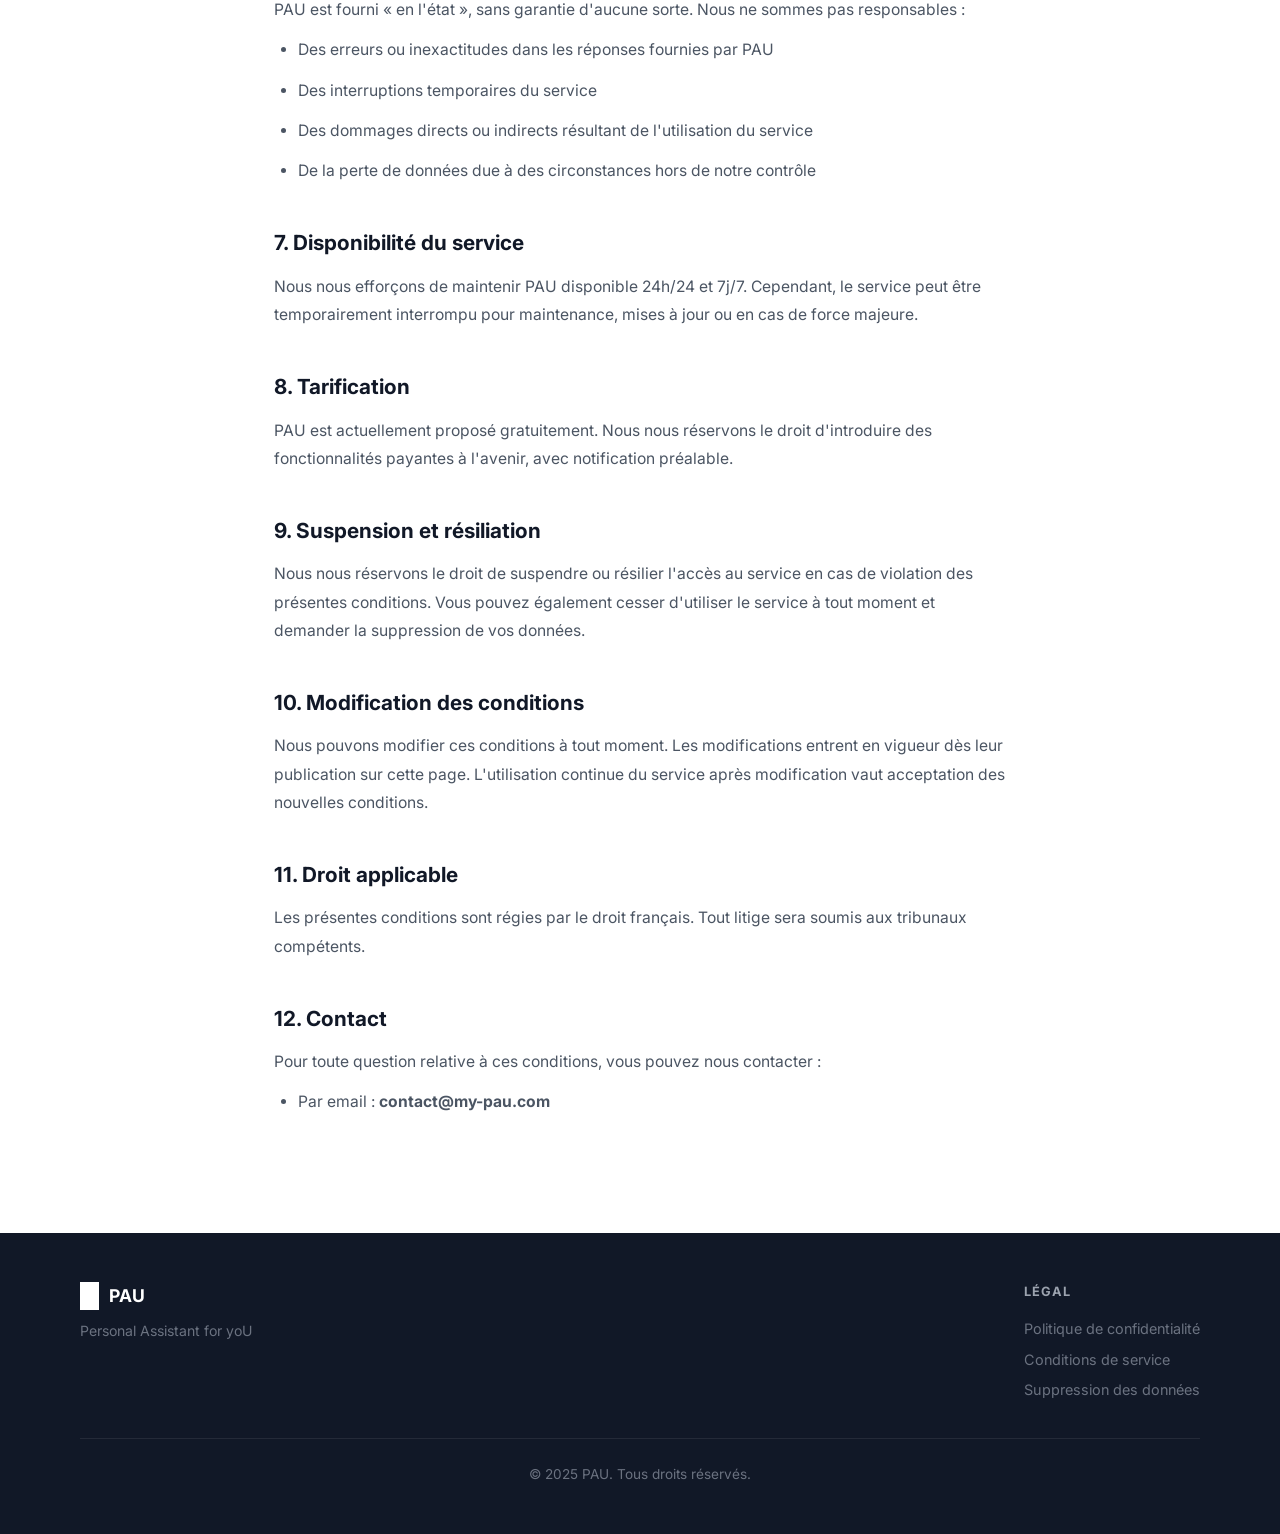
<file: terms.html>
<!DOCTYPE html>
<html lang="fr">
<head>
  <meta charset="UTF-8" />
  <meta name="viewport" content="width=device-width, initial-scale=1.0" />
  <title>Conditions de service - PAU</title>
  <link rel="preconnect" href="https://fonts.googleapis.com" />
  <link href="https://fonts.googleapis.com/css2?family=Inter:wght@400;500;600;700;800&display=swap" rel="stylesheet" />
  <link rel="stylesheet" href="style.css" />
  <link rel="icon" href="images/logo.png" type="image/png" />
</head>
<body>

  <!-- Nav -->
  <nav class="navbar">
    <div class="navbar-inner">
      <a href="index.html" class="navbar-brand">
        <img src="images/logo.png" alt="PAU logo" />
        PAU
      </a>
      <button class="menu-toggle" aria-label="Menu" onclick="document.querySelector('.navbar-links').classList.toggle('open')">
        <span></span><span></span><span></span>
      </button>
      <ul class="navbar-links">
        <li><a href="index.html">Accueil</a></li>
        <li><a href="privacy.html">Confidentialit&eacute;</a></li>
        <li><a href="terms.html" class="active">Conditions</a></li>
        <li><a href="data-deletion.html">Suppression</a></li>
        <li class="lang-switcher">
          <span class="lang-current">FR</span>
          <ul class="lang-menu">
            <li><a href="terms.html" class="active">FR</a></li>
            <li><a href="en/terms.html">EN</a></li>
            <li><a href="es/terms.html">ES</a></li>
          </ul>
        </li>
      </ul>
    </div>
  </nav>

  <!-- Content -->
  <main class="page-content">
    <h1>Conditions de service</h1>
    <p class="subtitle">Derni&egrave;re mise &agrave; jour : 2 mars 2026</p>

    <h2>1. Acceptation des conditions</h2>
    <p>En utilisant PAU (&laquo; Personal Assistant for yoU &raquo;), vous acceptez les pr&eacute;sentes conditions de service. Si vous n'acceptez pas ces conditions, veuillez ne pas utiliser le service.</p>

    <h2>2. Description du service</h2>
    <p>PAU est un assistant personnel intelligent accessible via :</p>
    <ul>
      <li>WhatsApp</li>
      <li>Instagram (messages directs)</li>
      <li>Email</li>
    </ul>
    <p>PAU utilise l'intelligence artificielle pour converser avec vous, m&eacute;moriser vos pr&eacute;f&eacute;rences et vous assister dans vos t&acirc;ches quotidiennes.</p>

    <h2>3. Conditions d'utilisation</h2>
    <p>En utilisant PAU, vous vous engagez &agrave; :</p>
    <ul>
      <li>Fournir des informations exactes lors de votre inscription</li>
      <li>Ne pas utiliser le service &agrave; des fins ill&eacute;gales ou abusives</li>
      <li>Ne pas tenter de contourner les mesures de s&eacute;curit&eacute; du service</li>
      <li>Ne pas envoyer de contenu haineux, violent ou ill&eacute;gal</li>
      <li>Ne pas utiliser le service pour du spam ou de la sollicitation non d&eacute;sir&eacute;e</li>
    </ul>

    <h2>4. Compte utilisateur</h2>
    <p>Votre compte PAU est cr&eacute;&eacute; automatiquement lors de votre premi&egrave;re interaction. Il est li&eacute; &agrave; votre identifiant sur le canal utilis&eacute; (num&eacute;ro WhatsApp, compte Instagram ou adresse email).</p>
    <p>Vous &ecirc;tes responsable de la s&eacute;curit&eacute; de vos comptes de messagerie et de toute activit&eacute; r&eacute;alis&eacute;e via ceux-ci.</p>

    <h2>5. Propri&eacute;t&eacute; intellectuelle</h2>
    <p>Le service PAU, son design, son code source et sa marque sont prot&eacute;g&eacute;s par le droit de la propri&eacute;t&eacute; intellectuelle. Vous conservez la propri&eacute;t&eacute; de vos messages et contenus envoy&eacute;s &agrave; PAU.</p>

    <h2>6. Limitation de responsabilit&eacute;</h2>

    <div class="warning-box">
      <p><strong>Avertissement :</strong> PAU est un assistant bas&eacute; sur l'intelligence artificielle. Ses r&eacute;ponses peuvent contenir des erreurs. Ne vous fiez pas exclusivement &agrave; PAU pour des d&eacute;cisions importantes (m&eacute;dicales, juridiques, financi&egrave;res, etc.).</p>
    </div>

    <p>PAU est fourni &laquo; en l'&eacute;tat &raquo;, sans garantie d'aucune sorte. Nous ne sommes pas responsables :</p>
    <ul>
      <li>Des erreurs ou inexactitudes dans les r&eacute;ponses fournies par PAU</li>
      <li>Des interruptions temporaires du service</li>
      <li>Des dommages directs ou indirects r&eacute;sultant de l'utilisation du service</li>
      <li>De la perte de donn&eacute;es due &agrave; des circonstances hors de notre contr&ocirc;le</li>
    </ul>

    <h2>7. Disponibilit&eacute; du service</h2>
    <p>Nous nous effor&ccedil;ons de maintenir PAU disponible 24h/24 et 7j/7. Cependant, le service peut &ecirc;tre temporairement interrompu pour maintenance, mises &agrave; jour ou en cas de force majeure.</p>

    <h2>8. Tarification</h2>
    <p>PAU est actuellement propos&eacute; gratuitement. Nous nous r&eacute;servons le droit d'introduire des fonctionnalit&eacute;s payantes &agrave; l'avenir, avec notification pr&eacute;alable.</p>

    <h2>9. Suspension et r&eacute;siliation</h2>
    <p>Nous nous r&eacute;servons le droit de suspendre ou r&eacute;silier l'acc&egrave;s au service en cas de violation des pr&eacute;sentes conditions. Vous pouvez &eacute;galement cesser d'utiliser le service &agrave; tout moment et demander la suppression de vos donn&eacute;es.</p>

    <h2>10. Modification des conditions</h2>
    <p>Nous pouvons modifier ces conditions &agrave; tout moment. Les modifications entrent en vigueur d&egrave;s leur publication sur cette page. L'utilisation continue du service apr&egrave;s modification vaut acceptation des nouvelles conditions.</p>

    <h2>11. Droit applicable</h2>
    <p>Les pr&eacute;sentes conditions sont r&eacute;gies par le droit fran&ccedil;ais. Tout litige sera soumis aux tribunaux comp&eacute;tents.</p>

    <h2>12. Contact</h2>
    <p>Pour toute question relative &agrave; ces conditions, vous pouvez nous contacter :</p>
    <ul>
      <li>Par email : <strong>contact@my-pau.com</strong></li>
    </ul>
  </main>

  <!-- Footer -->
  <footer class="footer">
    <div class="footer-inner">
      <div>
        <div class="footer-brand">
          <img src="images/logo.png" alt="PAU" />
          PAU
        </div>
        <p class="footer-tagline">Personal Assistant for yoU</p>
      </div>
      <div class="footer-links">
        <div class="footer-col">
          <h4>L&eacute;gal</h4>
          <ul>
            <li><a href="privacy.html">Politique de confidentialit&eacute;</a></li>
            <li><a href="terms.html">Conditions de service</a></li>
            <li><a href="data-deletion.html">Suppression des donn&eacute;es</a></li>
          </ul>
        </div>
      </div>
    </div>
    <div class="footer-bottom">
      &copy; 2025 PAU. Tous droits r&eacute;serv&eacute;s.
    </div>
  </footer>

</body>
</html>
</file>
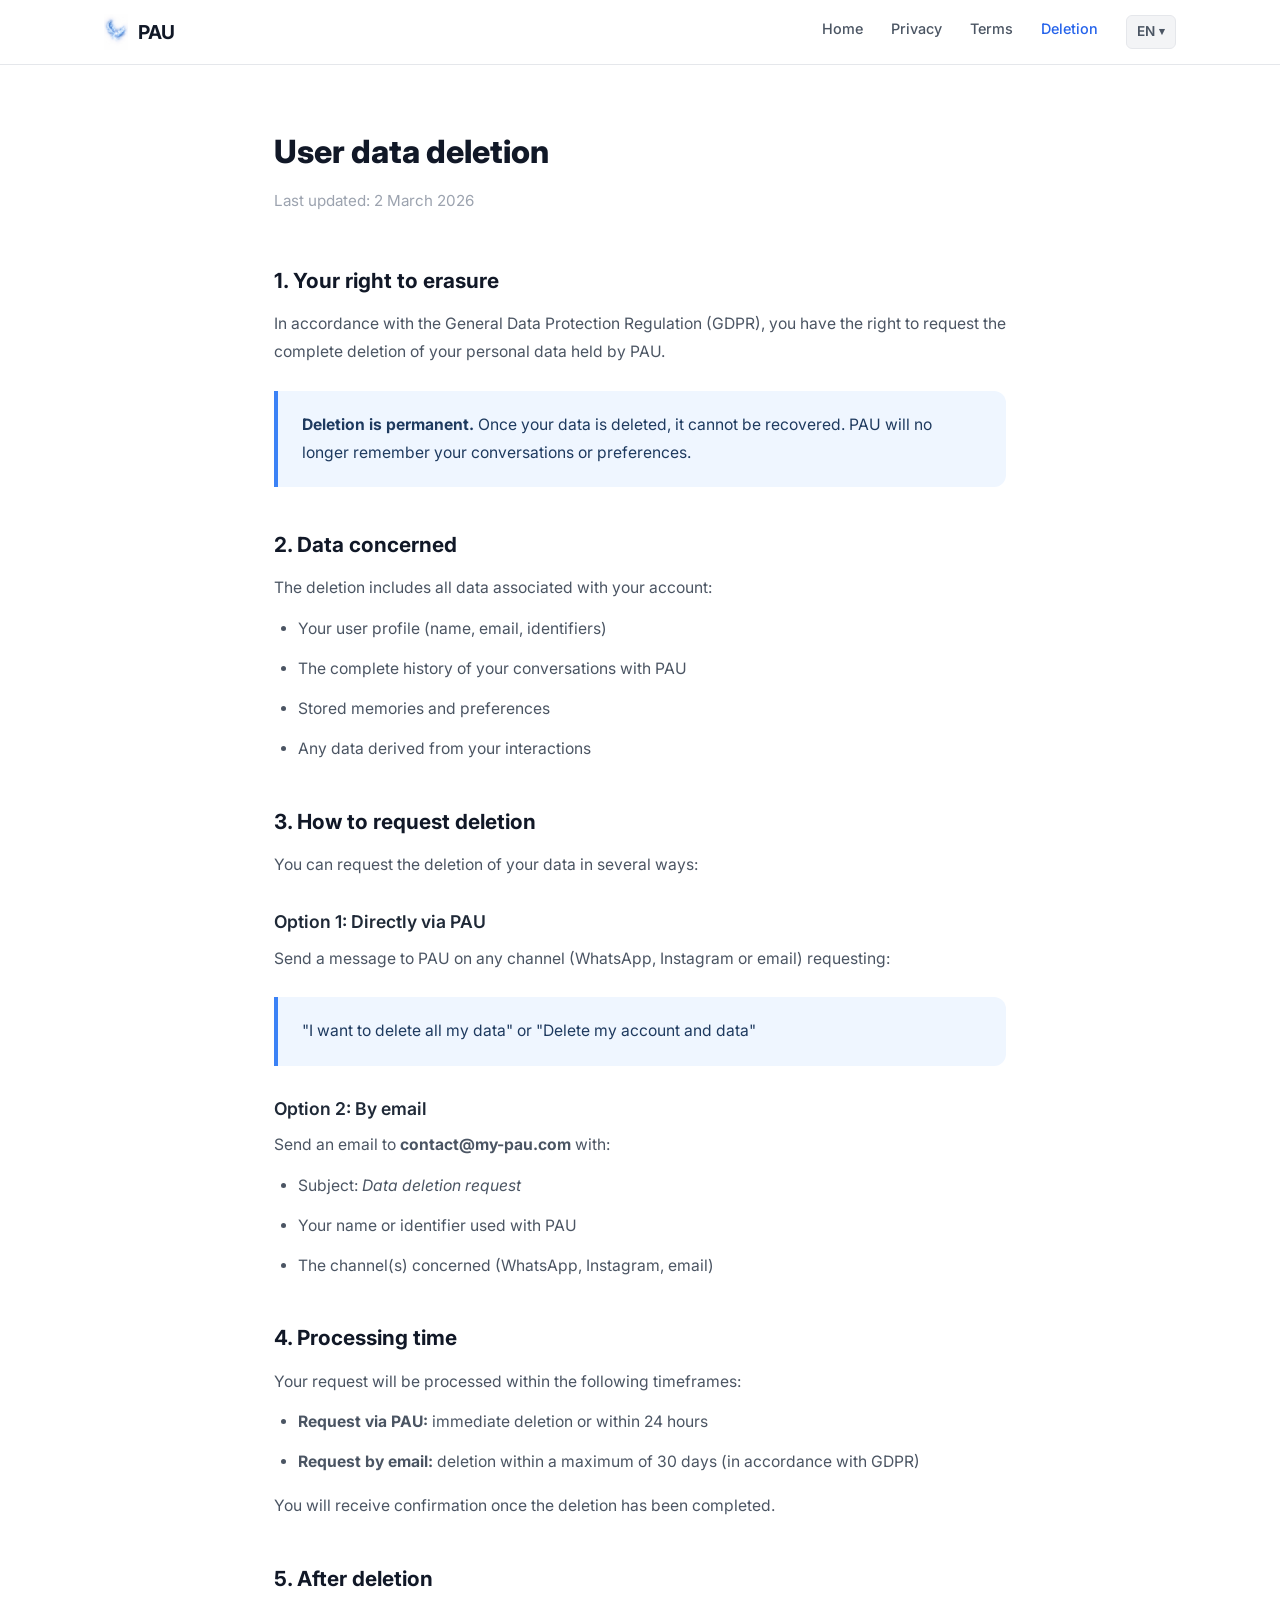
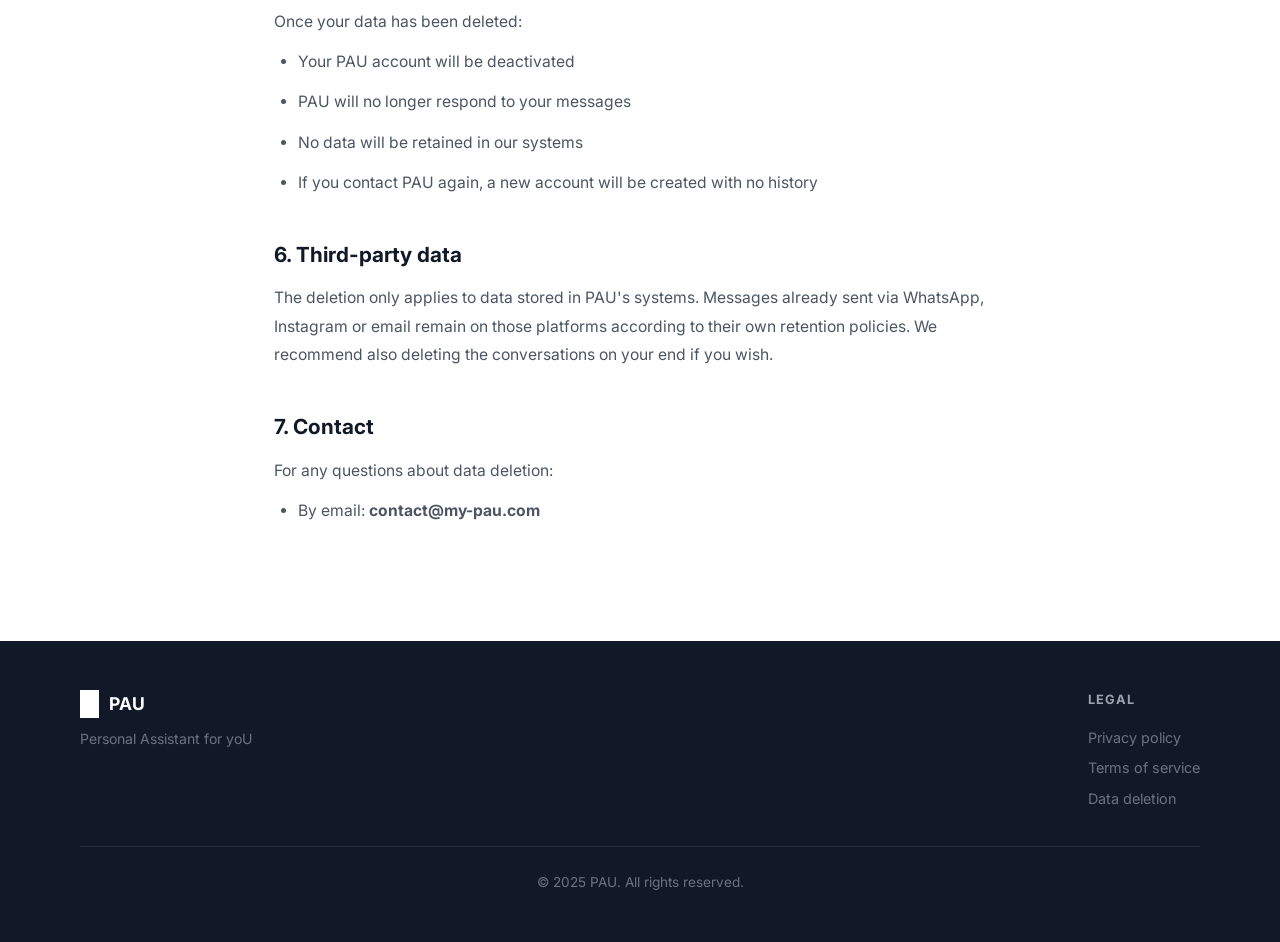
<file: en/data-deletion.html>
<!DOCTYPE html>
<html lang="en">
<head>
  <meta charset="UTF-8" />
  <meta name="viewport" content="width=device-width, initial-scale=1.0" />
  <title>Data deletion - PAU</title>
  <link rel="preconnect" href="https://fonts.googleapis.com" />
  <link href="https://fonts.googleapis.com/css2?family=Inter:wght@400;500;600;700;800&display=swap" rel="stylesheet" />
  <link rel="stylesheet" href="../style.css" />
  <link rel="icon" href="../images/logo.png" type="image/png" />
</head>
<body>

  <!-- Nav -->
  <nav class="navbar">
    <div class="navbar-inner">
      <a href="index.html" class="navbar-brand">
        <img src="../images/logo.png" alt="PAU logo" />
        PAU
      </a>
      <button class="menu-toggle" aria-label="Menu" onclick="document.querySelector('.navbar-links').classList.toggle('open')">
        <span></span><span></span><span></span>
      </button>
      <ul class="navbar-links">
        <li><a href="index.html">Home</a></li>
        <li><a href="privacy.html">Privacy</a></li>
        <li><a href="terms.html">Terms</a></li>
        <li><a href="data-deletion.html" class="active">Deletion</a></li>
        <li class="lang-switcher">
          <span class="lang-current">EN</span>
          <ul class="lang-menu">
            <li><a href="../data-deletion.html">FR</a></li>
            <li><a href="data-deletion.html" class="active">EN</a></li>
            <li><a href="../es/data-deletion.html">ES</a></li>
          </ul>
        </li>
      </ul>
    </div>
  </nav>

  <!-- Content -->
  <main class="page-content">
    <h1>User data deletion</h1>
    <p class="subtitle">Last updated: 2 March 2026</p>

    <h2>1. Your right to erasure</h2>
    <p>In accordance with the General Data Protection Regulation (GDPR), you have the right to request the complete deletion of your personal data held by PAU.</p>

    <div class="info-box">
      <p><strong>Deletion is permanent.</strong> Once your data is deleted, it cannot be recovered. PAU will no longer remember your conversations or preferences.</p>
    </div>

    <h2>2. Data concerned</h2>
    <p>The deletion includes all data associated with your account:</p>
    <ul>
      <li>Your user profile (name, email, identifiers)</li>
      <li>The complete history of your conversations with PAU</li>
      <li>Stored memories and preferences</li>
      <li>Any data derived from your interactions</li>
    </ul>

    <h2>3. How to request deletion</h2>
    <p>You can request the deletion of your data in several ways:</p>

    <h3>Option 1: Directly via PAU</h3>
    <p>Send a message to PAU on any channel (WhatsApp, Instagram or email) requesting:</p>
    <div class="info-box">
      <p>"I want to delete all my data" or "Delete my account and data"</p>
    </div>

    <h3>Option 2: By email</h3>
    <p>Send an email to <strong>contact@my-pau.com</strong> with:</p>
    <ul>
      <li>Subject: <em>Data deletion request</em></li>
      <li>Your name or identifier used with PAU</li>
      <li>The channel(s) concerned (WhatsApp, Instagram, email)</li>
    </ul>

    <h2>4. Processing time</h2>
    <p>Your request will be processed within the following timeframes:</p>
    <ul>
      <li><strong>Request via PAU:</strong> immediate deletion or within 24 hours</li>
      <li><strong>Request by email:</strong> deletion within a maximum of 30 days (in accordance with GDPR)</li>
    </ul>
    <p>You will receive confirmation once the deletion has been completed.</p>

    <h2>5. After deletion</h2>
    <p>Once your data has been deleted:</p>
    <ul>
      <li>Your PAU account will be deactivated</li>
      <li>PAU will no longer respond to your messages</li>
      <li>No data will be retained in our systems</li>
      <li>If you contact PAU again, a new account will be created with no history</li>
    </ul>

    <h2>6. Third-party data</h2>
    <p>The deletion only applies to data stored in PAU's systems. Messages already sent via WhatsApp, Instagram or email remain on those platforms according to their own retention policies. We recommend also deleting the conversations on your end if you wish.</p>

    <h2>7. Contact</h2>
    <p>For any questions about data deletion:</p>
    <ul>
      <li>By email: <strong>contact@my-pau.com</strong></li>
    </ul>
  </main>

  <!-- Footer -->
  <footer class="footer">
    <div class="footer-inner">
      <div>
        <div class="footer-brand">
          <img src="../images/logo.png" alt="PAU" />
          PAU
        </div>
        <p class="footer-tagline">Personal Assistant for yoU</p>
      </div>
      <div class="footer-links">
        <div class="footer-col">
          <h4>Legal</h4>
          <ul>
            <li><a href="privacy.html">Privacy policy</a></li>
            <li><a href="terms.html">Terms of service</a></li>
            <li><a href="data-deletion.html">Data deletion</a></li>
          </ul>
        </div>
      </div>
    </div>
    <div class="footer-bottom">
      &copy; 2025 PAU. All rights reserved.
    </div>
  </footer>

</body>
</html>
</file>
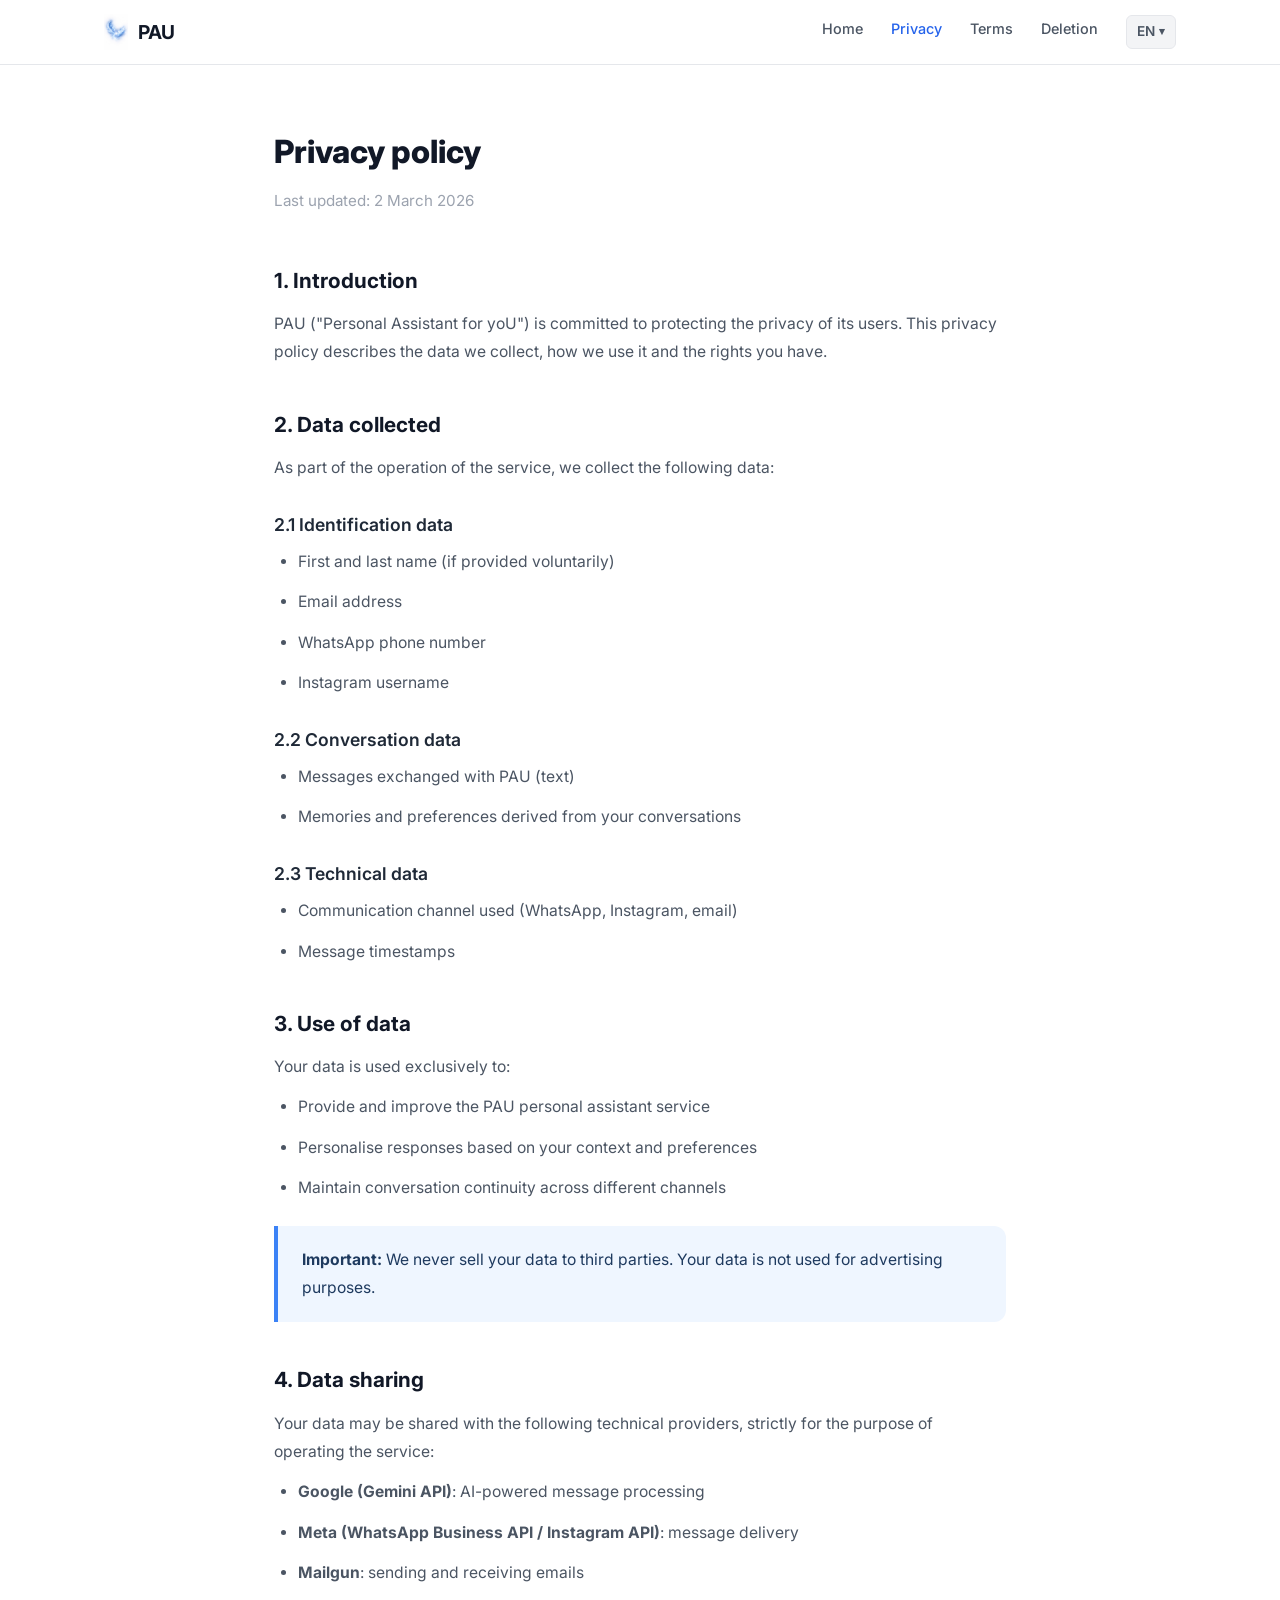
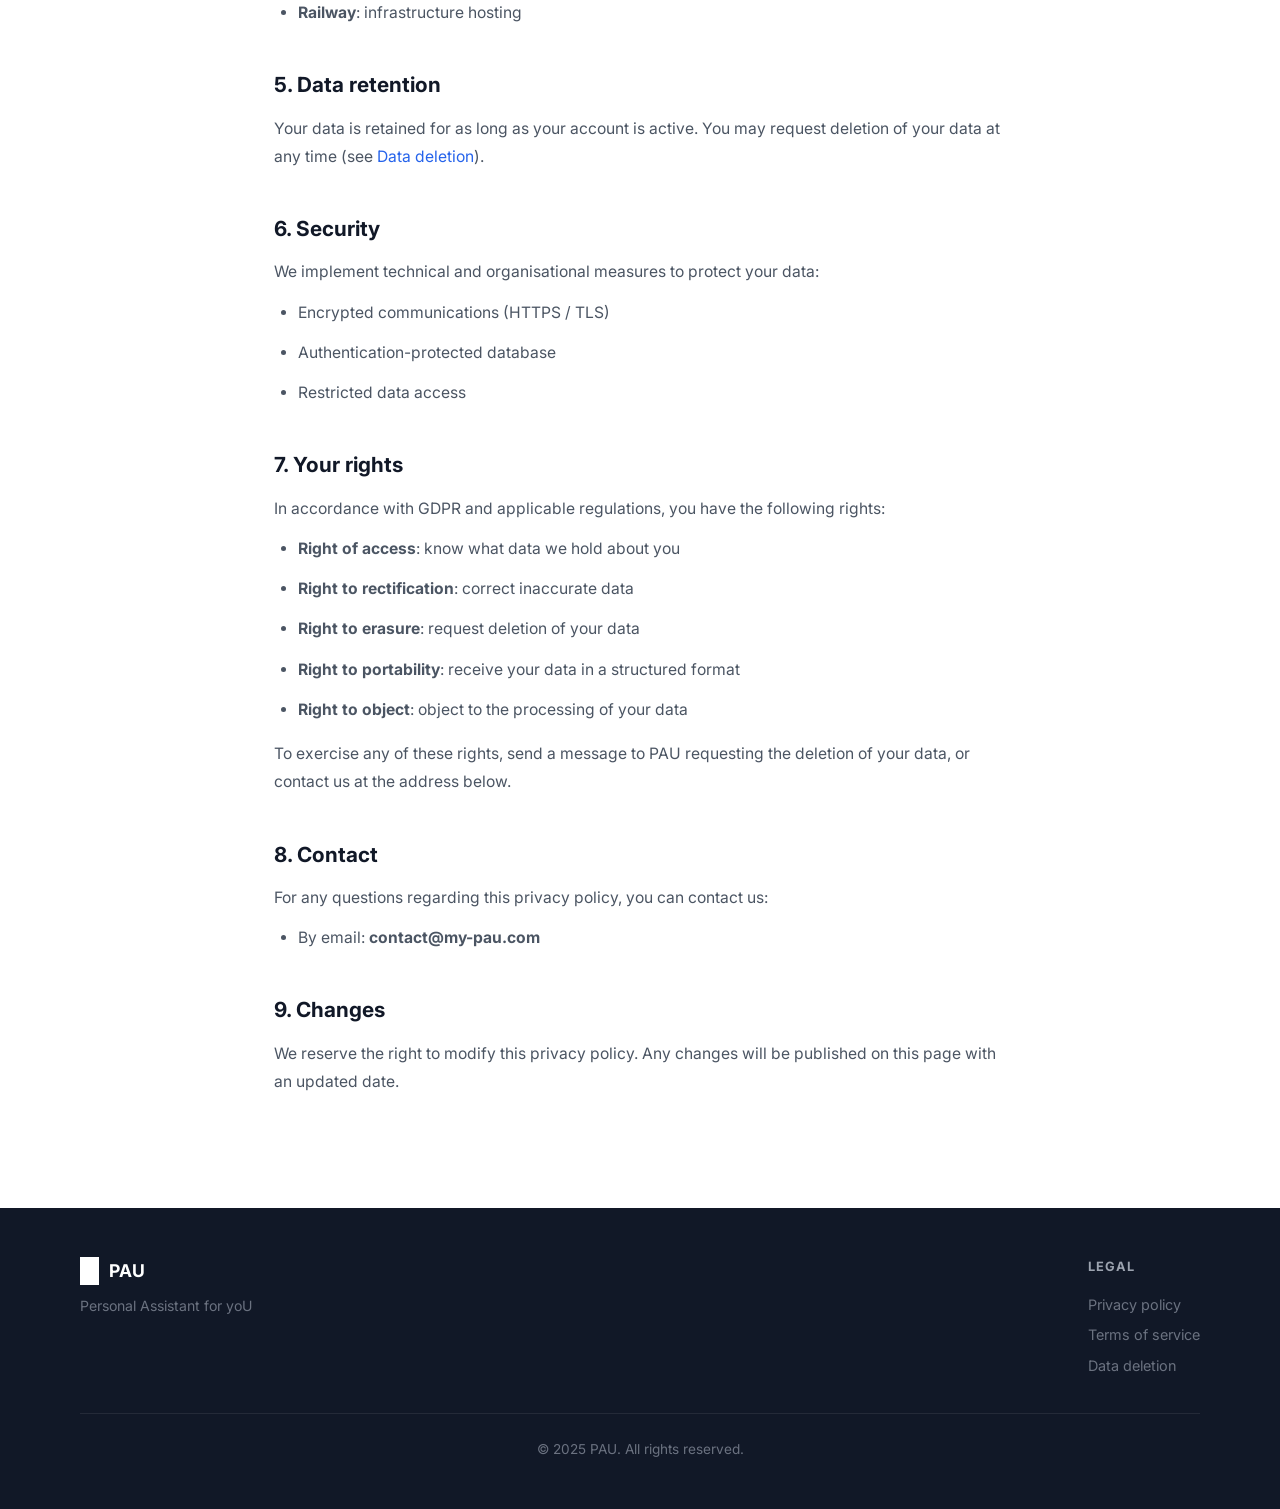
<file: en/privacy.html>
<!DOCTYPE html>
<html lang="en">
<head>
  <meta charset="UTF-8" />
  <meta name="viewport" content="width=device-width, initial-scale=1.0" />
  <title>Privacy policy - PAU</title>
  <link rel="preconnect" href="https://fonts.googleapis.com" />
  <link href="https://fonts.googleapis.com/css2?family=Inter:wght@400;500;600;700;800&display=swap" rel="stylesheet" />
  <link rel="stylesheet" href="../style.css" />
  <link rel="icon" href="../images/logo.png" type="image/png" />
</head>
<body>

  <!-- Nav -->
  <nav class="navbar">
    <div class="navbar-inner">
      <a href="index.html" class="navbar-brand">
        <img src="../images/logo.png" alt="PAU logo" />
        PAU
      </a>
      <button class="menu-toggle" aria-label="Menu" onclick="document.querySelector('.navbar-links').classList.toggle('open')">
        <span></span><span></span><span></span>
      </button>
      <ul class="navbar-links">
        <li><a href="index.html">Home</a></li>
        <li><a href="privacy.html" class="active">Privacy</a></li>
        <li><a href="terms.html">Terms</a></li>
        <li><a href="data-deletion.html">Deletion</a></li>
        <li class="lang-switcher">
          <span class="lang-current">EN</span>
          <ul class="lang-menu">
            <li><a href="../privacy.html">FR</a></li>
            <li><a href="privacy.html" class="active">EN</a></li>
            <li><a href="../es/privacy.html">ES</a></li>
          </ul>
        </li>
      </ul>
    </div>
  </nav>

  <!-- Content -->
  <main class="page-content">
    <h1>Privacy policy</h1>
    <p class="subtitle">Last updated: 2 March 2026</p>

    <h2>1. Introduction</h2>
    <p>PAU ("Personal Assistant for yoU") is committed to protecting the privacy of its users. This privacy policy describes the data we collect, how we use it and the rights you have.</p>

    <h2>2. Data collected</h2>
    <p>As part of the operation of the service, we collect the following data:</p>

    <h3>2.1 Identification data</h3>
    <ul>
      <li>First and last name (if provided voluntarily)</li>
      <li>Email address</li>
      <li>WhatsApp phone number</li>
      <li>Instagram username</li>
    </ul>

    <h3>2.2 Conversation data</h3>
    <ul>
      <li>Messages exchanged with PAU (text)</li>
      <li>Memories and preferences derived from your conversations</li>
    </ul>

    <h3>2.3 Technical data</h3>
    <ul>
      <li>Communication channel used (WhatsApp, Instagram, email)</li>
      <li>Message timestamps</li>
    </ul>

    <h2>3. Use of data</h2>
    <p>Your data is used exclusively to:</p>
    <ul>
      <li>Provide and improve the PAU personal assistant service</li>
      <li>Personalise responses based on your context and preferences</li>
      <li>Maintain conversation continuity across different channels</li>
    </ul>

    <div class="info-box">
      <p><strong>Important:</strong> We never sell your data to third parties. Your data is not used for advertising purposes.</p>
    </div>

    <h2>4. Data sharing</h2>
    <p>Your data may be shared with the following technical providers, strictly for the purpose of operating the service:</p>
    <ul>
      <li><strong>Google (Gemini API)</strong>: AI-powered message processing</li>
      <li><strong>Meta (WhatsApp Business API / Instagram API)</strong>: message delivery</li>
      <li><strong>Mailgun</strong>: sending and receiving emails</li>
      <li><strong>Railway</strong>: infrastructure hosting</li>
    </ul>

    <h2>5. Data retention</h2>
    <p>Your data is retained for as long as your account is active. You may request deletion of your data at any time (see <a href="data-deletion.html">Data deletion</a>).</p>

    <h2>6. Security</h2>
    <p>We implement technical and organisational measures to protect your data:</p>
    <ul>
      <li>Encrypted communications (HTTPS / TLS)</li>
      <li>Authentication-protected database</li>
      <li>Restricted data access</li>
    </ul>

    <h2>7. Your rights</h2>
    <p>In accordance with GDPR and applicable regulations, you have the following rights:</p>
    <ul>
      <li><strong>Right of access</strong>: know what data we hold about you</li>
      <li><strong>Right to rectification</strong>: correct inaccurate data</li>
      <li><strong>Right to erasure</strong>: request deletion of your data</li>
      <li><strong>Right to portability</strong>: receive your data in a structured format</li>
      <li><strong>Right to object</strong>: object to the processing of your data</li>
    </ul>
    <p>To exercise any of these rights, send a message to PAU requesting the deletion of your data, or contact us at the address below.</p>

    <h2>8. Contact</h2>
    <p>For any questions regarding this privacy policy, you can contact us:</p>
    <ul>
      <li>By email: <strong>contact@my-pau.com</strong></li>
    </ul>

    <h2>9. Changes</h2>
    <p>We reserve the right to modify this privacy policy. Any changes will be published on this page with an updated date.</p>
  </main>

  <!-- Footer -->
  <footer class="footer">
    <div class="footer-inner">
      <div>
        <div class="footer-brand">
          <img src="../images/logo.png" alt="PAU" />
          PAU
        </div>
        <p class="footer-tagline">Personal Assistant for yoU</p>
      </div>
      <div class="footer-links">
        <div class="footer-col">
          <h4>Legal</h4>
          <ul>
            <li><a href="privacy.html">Privacy policy</a></li>
            <li><a href="terms.html">Terms of service</a></li>
            <li><a href="data-deletion.html">Data deletion</a></li>
          </ul>
        </div>
      </div>
    </div>
    <div class="footer-bottom">
      &copy; 2025 PAU. All rights reserved.
    </div>
  </footer>

</body>
</html>
</file>
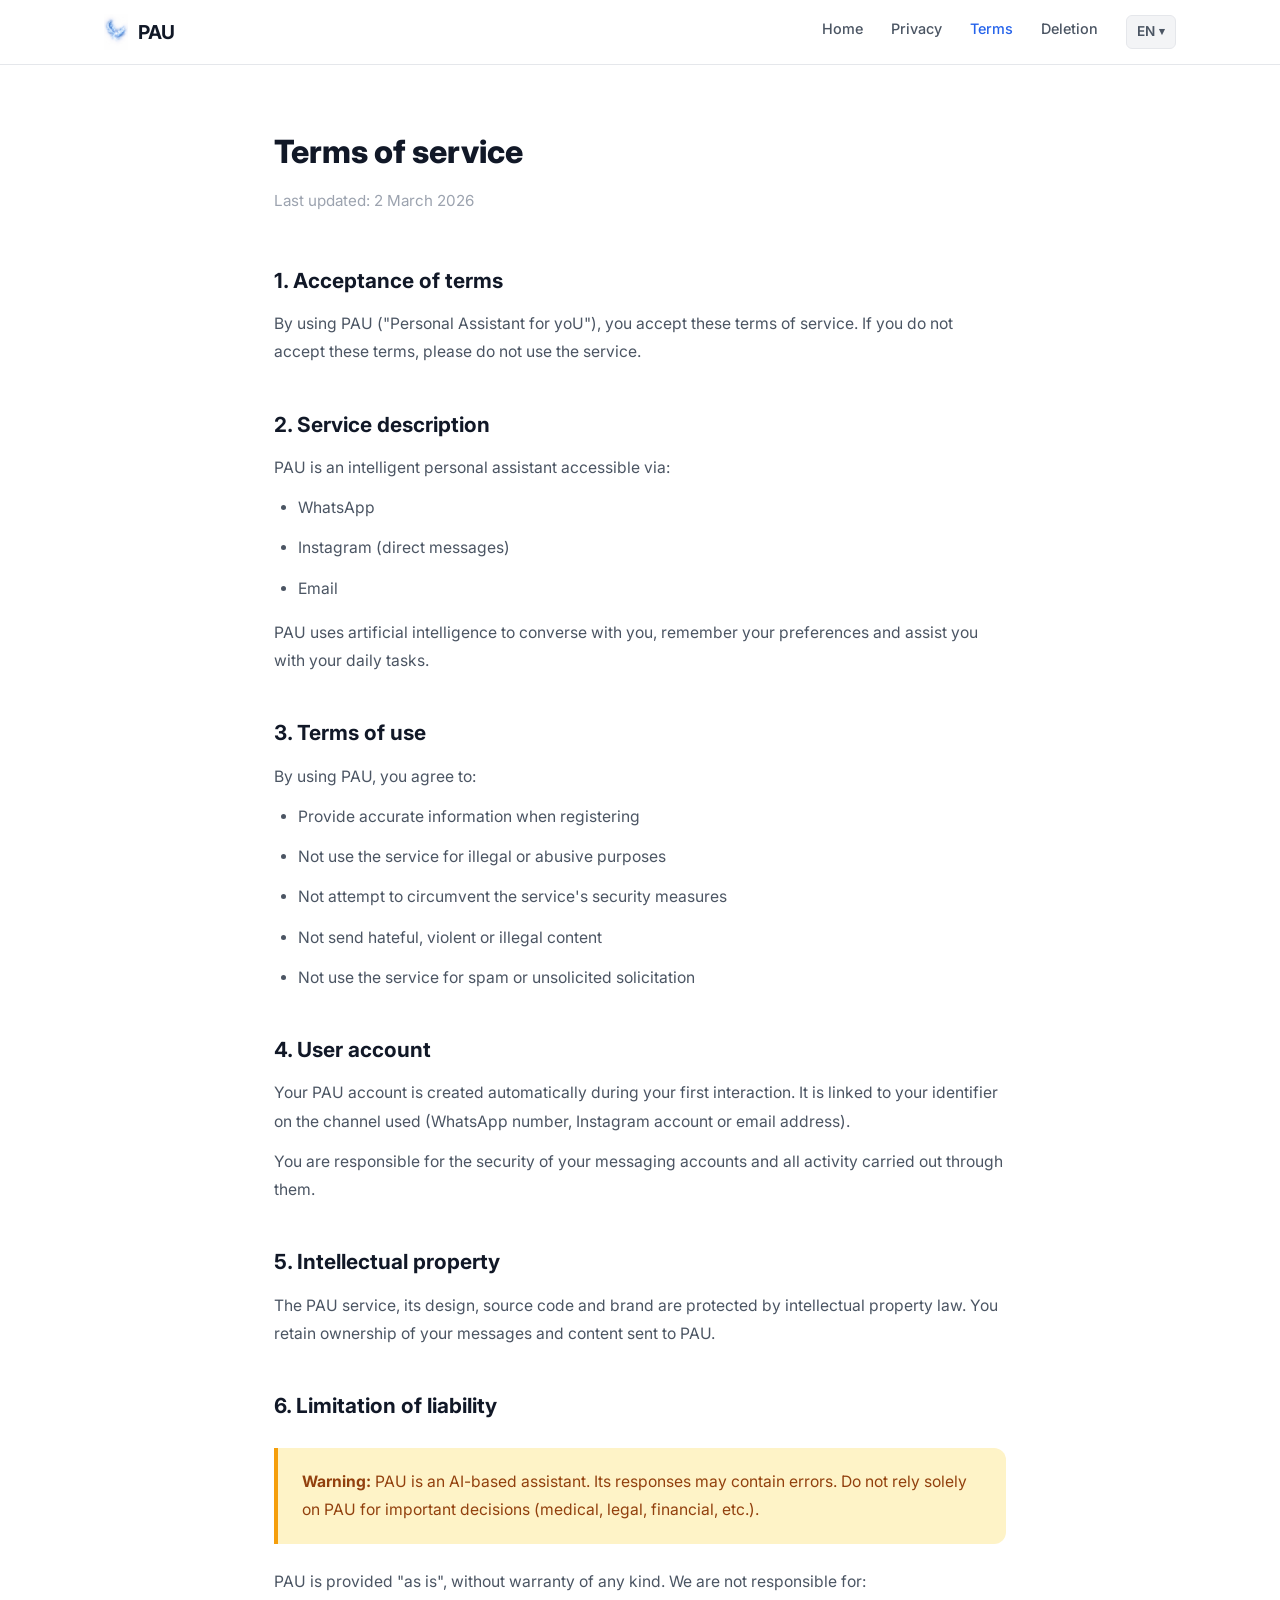
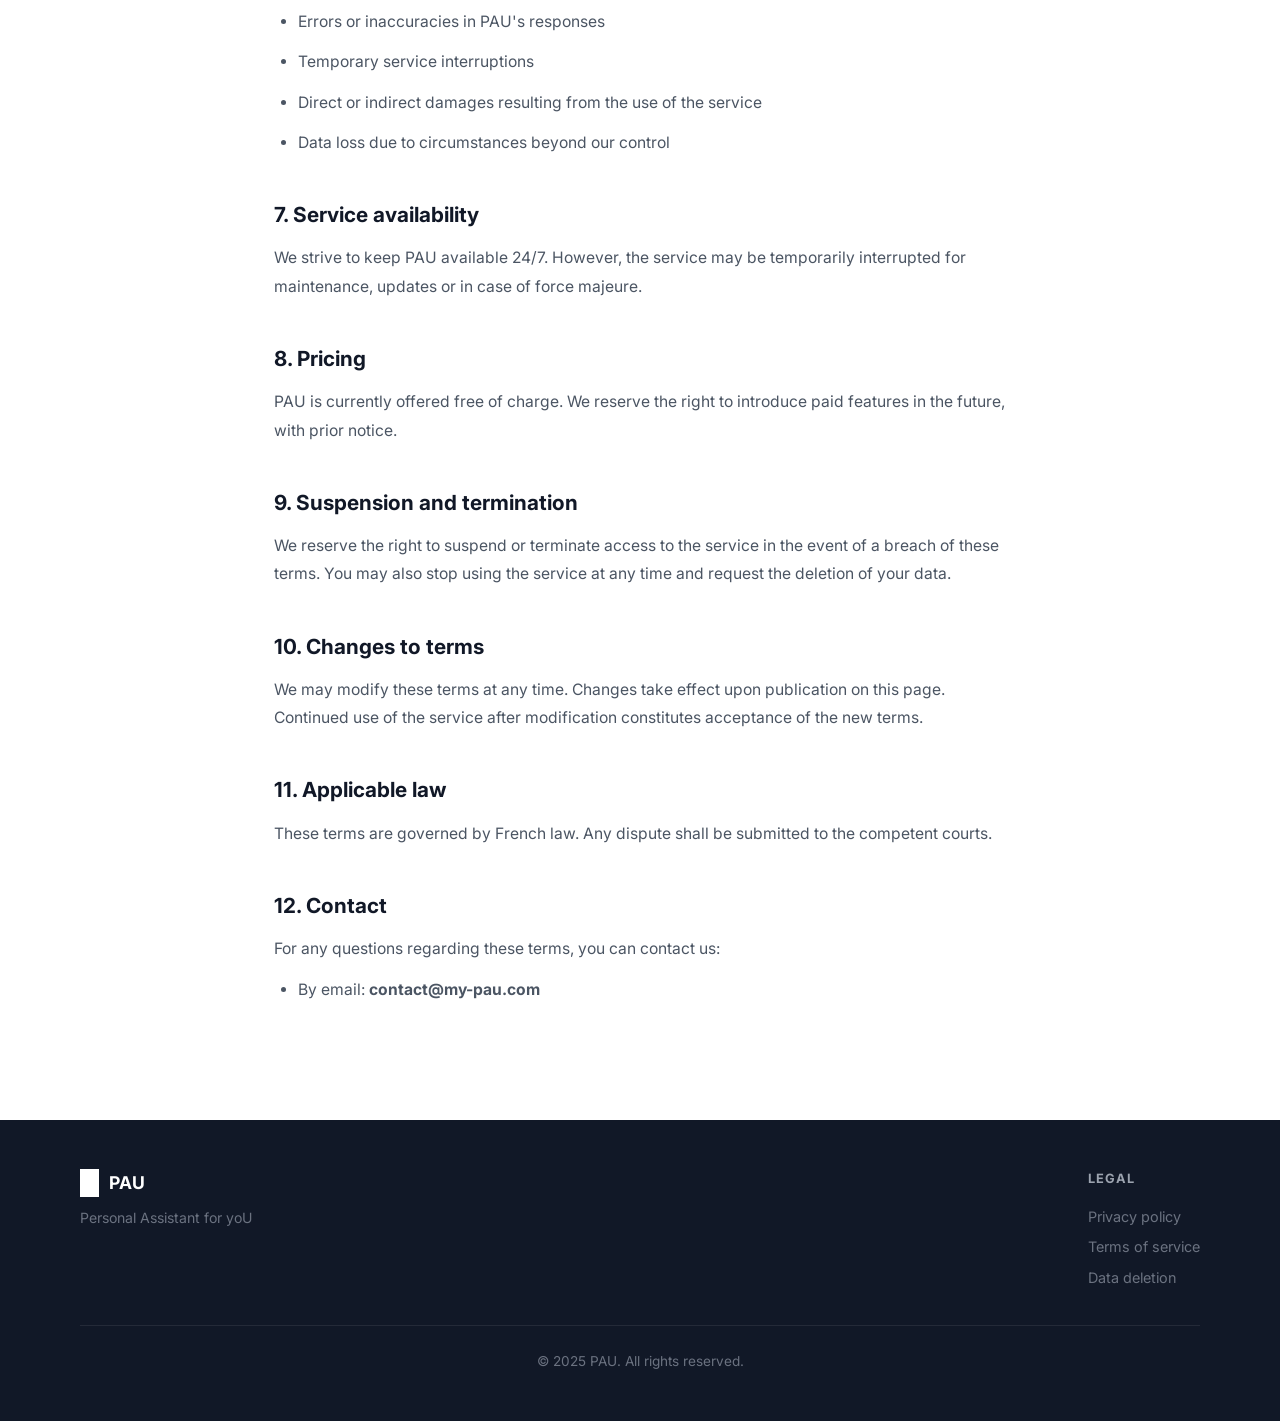
<file: en/terms.html>
<!DOCTYPE html>
<html lang="en">
<head>
  <meta charset="UTF-8" />
  <meta name="viewport" content="width=device-width, initial-scale=1.0" />
  <title>Terms of service - PAU</title>
  <link rel="preconnect" href="https://fonts.googleapis.com" />
  <link href="https://fonts.googleapis.com/css2?family=Inter:wght@400;500;600;700;800&display=swap" rel="stylesheet" />
  <link rel="stylesheet" href="../style.css" />
  <link rel="icon" href="../images/logo.png" type="image/png" />
</head>
<body>

  <!-- Nav -->
  <nav class="navbar">
    <div class="navbar-inner">
      <a href="index.html" class="navbar-brand">
        <img src="../images/logo.png" alt="PAU logo" />
        PAU
      </a>
      <button class="menu-toggle" aria-label="Menu" onclick="document.querySelector('.navbar-links').classList.toggle('open')">
        <span></span><span></span><span></span>
      </button>
      <ul class="navbar-links">
        <li><a href="index.html">Home</a></li>
        <li><a href="privacy.html">Privacy</a></li>
        <li><a href="terms.html" class="active">Terms</a></li>
        <li><a href="data-deletion.html">Deletion</a></li>
        <li class="lang-switcher">
          <span class="lang-current">EN</span>
          <ul class="lang-menu">
            <li><a href="../terms.html">FR</a></li>
            <li><a href="terms.html" class="active">EN</a></li>
            <li><a href="../es/terms.html">ES</a></li>
          </ul>
        </li>
      </ul>
    </div>
  </nav>

  <!-- Content -->
  <main class="page-content">
    <h1>Terms of service</h1>
    <p class="subtitle">Last updated: 2 March 2026</p>

    <h2>1. Acceptance of terms</h2>
    <p>By using PAU ("Personal Assistant for yoU"), you accept these terms of service. If you do not accept these terms, please do not use the service.</p>

    <h2>2. Service description</h2>
    <p>PAU is an intelligent personal assistant accessible via:</p>
    <ul>
      <li>WhatsApp</li>
      <li>Instagram (direct messages)</li>
      <li>Email</li>
    </ul>
    <p>PAU uses artificial intelligence to converse with you, remember your preferences and assist you with your daily tasks.</p>

    <h2>3. Terms of use</h2>
    <p>By using PAU, you agree to:</p>
    <ul>
      <li>Provide accurate information when registering</li>
      <li>Not use the service for illegal or abusive purposes</li>
      <li>Not attempt to circumvent the service's security measures</li>
      <li>Not send hateful, violent or illegal content</li>
      <li>Not use the service for spam or unsolicited solicitation</li>
    </ul>

    <h2>4. User account</h2>
    <p>Your PAU account is created automatically during your first interaction. It is linked to your identifier on the channel used (WhatsApp number, Instagram account or email address).</p>
    <p>You are responsible for the security of your messaging accounts and all activity carried out through them.</p>

    <h2>5. Intellectual property</h2>
    <p>The PAU service, its design, source code and brand are protected by intellectual property law. You retain ownership of your messages and content sent to PAU.</p>

    <h2>6. Limitation of liability</h2>

    <div class="warning-box">
      <p><strong>Warning:</strong> PAU is an AI-based assistant. Its responses may contain errors. Do not rely solely on PAU for important decisions (medical, legal, financial, etc.).</p>
    </div>

    <p>PAU is provided "as is", without warranty of any kind. We are not responsible for:</p>
    <ul>
      <li>Errors or inaccuracies in PAU's responses</li>
      <li>Temporary service interruptions</li>
      <li>Direct or indirect damages resulting from the use of the service</li>
      <li>Data loss due to circumstances beyond our control</li>
    </ul>

    <h2>7. Service availability</h2>
    <p>We strive to keep PAU available 24/7. However, the service may be temporarily interrupted for maintenance, updates or in case of force majeure.</p>

    <h2>8. Pricing</h2>
    <p>PAU is currently offered free of charge. We reserve the right to introduce paid features in the future, with prior notice.</p>

    <h2>9. Suspension and termination</h2>
    <p>We reserve the right to suspend or terminate access to the service in the event of a breach of these terms. You may also stop using the service at any time and request the deletion of your data.</p>

    <h2>10. Changes to terms</h2>
    <p>We may modify these terms at any time. Changes take effect upon publication on this page. Continued use of the service after modification constitutes acceptance of the new terms.</p>

    <h2>11. Applicable law</h2>
    <p>These terms are governed by French law. Any dispute shall be submitted to the competent courts.</p>

    <h2>12. Contact</h2>
    <p>For any questions regarding these terms, you can contact us:</p>
    <ul>
      <li>By email: <strong>contact@my-pau.com</strong></li>
    </ul>
  </main>

  <!-- Footer -->
  <footer class="footer">
    <div class="footer-inner">
      <div>
        <div class="footer-brand">
          <img src="../images/logo.png" alt="PAU" />
          PAU
        </div>
        <p class="footer-tagline">Personal Assistant for yoU</p>
      </div>
      <div class="footer-links">
        <div class="footer-col">
          <h4>Legal</h4>
          <ul>
            <li><a href="privacy.html">Privacy policy</a></li>
            <li><a href="terms.html">Terms of service</a></li>
            <li><a href="data-deletion.html">Data deletion</a></li>
          </ul>
        </div>
      </div>
    </div>
    <div class="footer-bottom">
      &copy; 2025 PAU. All rights reserved.
    </div>
  </footer>

</body>
</html>
</file>
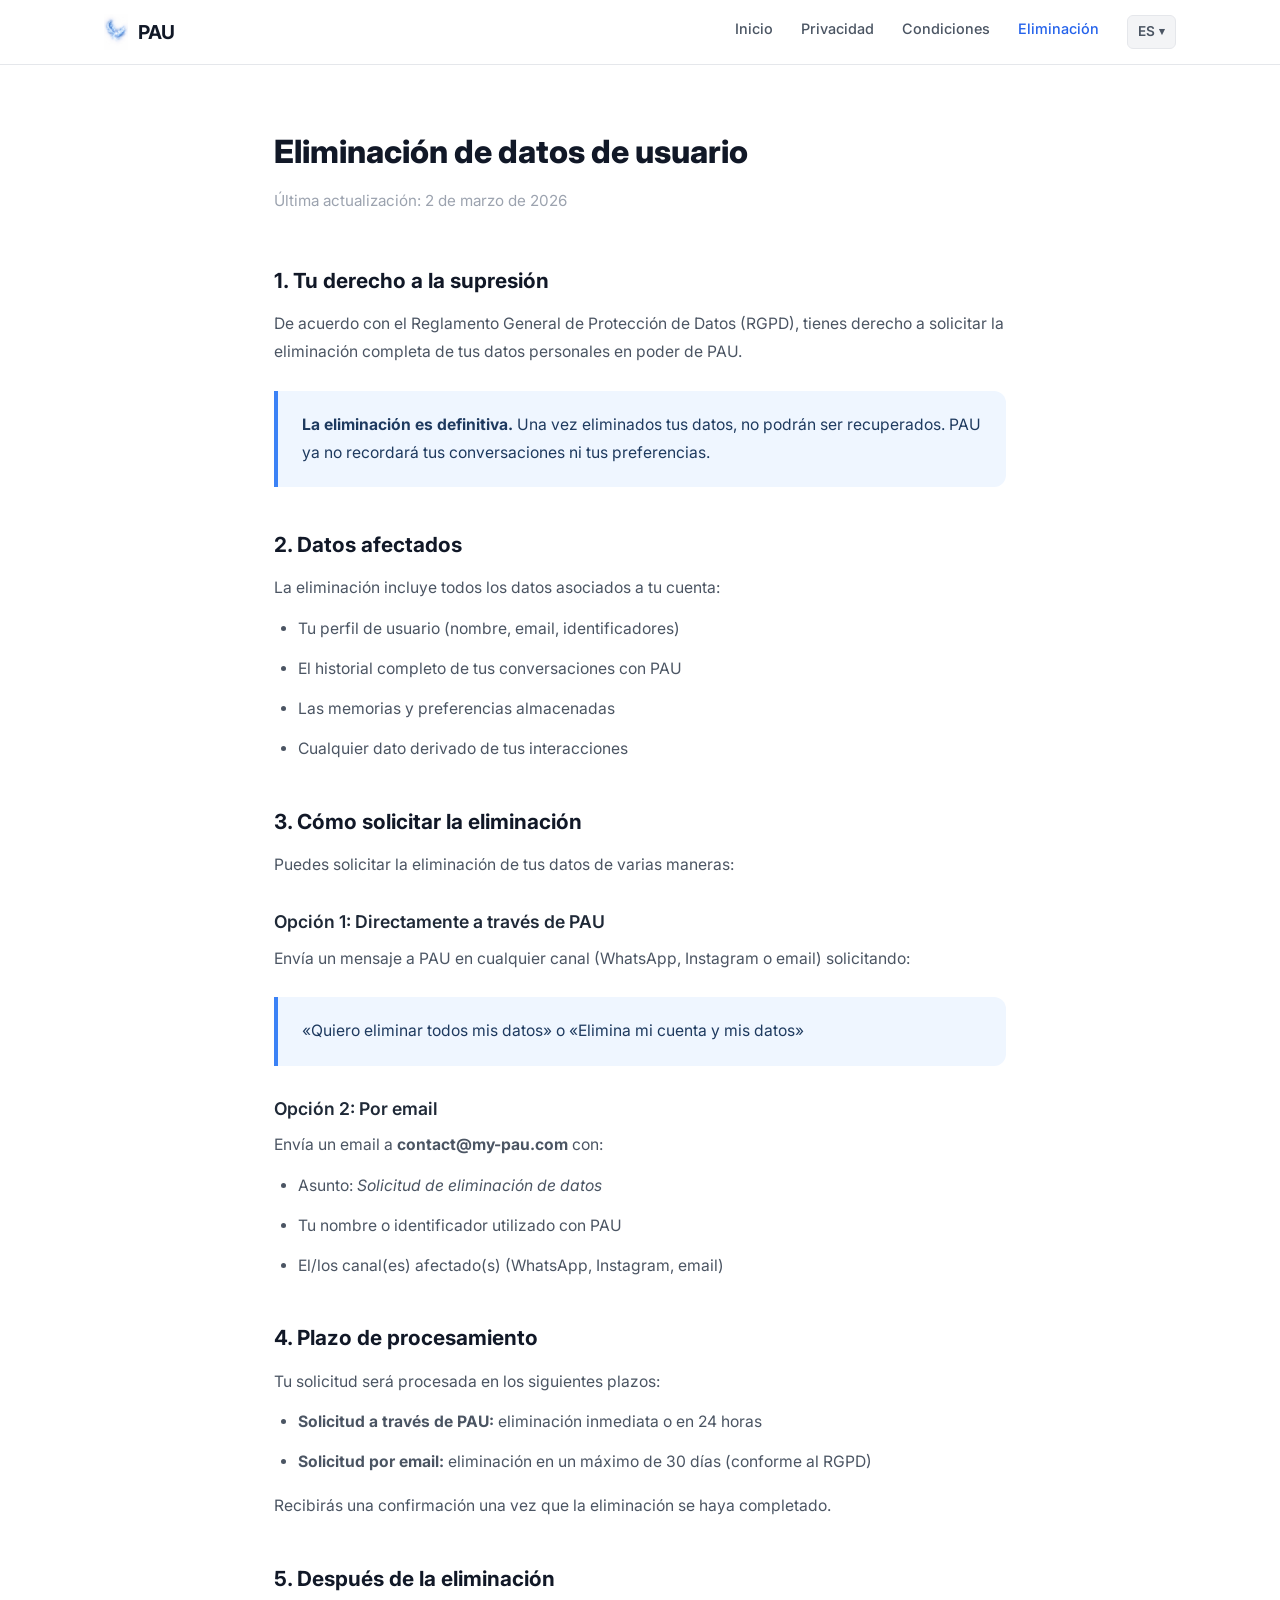
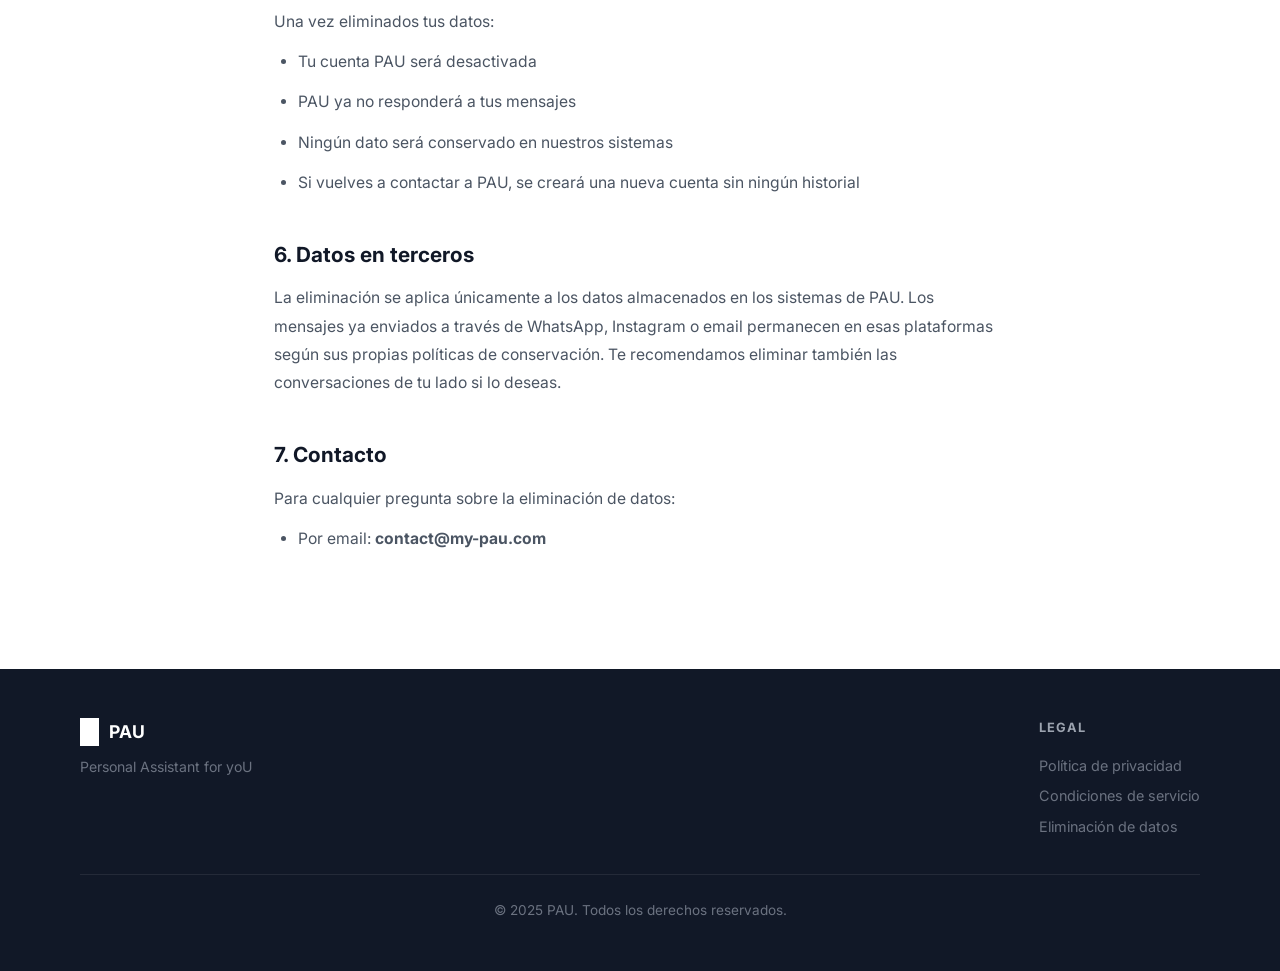
<file: es/data-deletion.html>
<!DOCTYPE html>
<html lang="es">
<head>
  <meta charset="UTF-8" />
  <meta name="viewport" content="width=device-width, initial-scale=1.0" />
  <title>Eliminaci&oacute;n de datos - PAU</title>
  <link rel="preconnect" href="https://fonts.googleapis.com" />
  <link href="https://fonts.googleapis.com/css2?family=Inter:wght@400;500;600;700;800&display=swap" rel="stylesheet" />
  <link rel="stylesheet" href="../style.css" />
  <link rel="icon" href="../images/logo.png" type="image/png" />
</head>
<body>

  <!-- Nav -->
  <nav class="navbar">
    <div class="navbar-inner">
      <a href="index.html" class="navbar-brand">
        <img src="../images/logo.png" alt="PAU logo" />
        PAU
      </a>
      <button class="menu-toggle" aria-label="Men&uacute;" onclick="document.querySelector('.navbar-links').classList.toggle('open')">
        <span></span><span></span><span></span>
      </button>
      <ul class="navbar-links">
        <li><a href="index.html">Inicio</a></li>
        <li><a href="privacy.html">Privacidad</a></li>
        <li><a href="terms.html">Condiciones</a></li>
        <li><a href="data-deletion.html" class="active">Eliminaci&oacute;n</a></li>
        <li class="lang-switcher">
          <span class="lang-current">ES</span>
          <ul class="lang-menu">
            <li><a href="../data-deletion.html">FR</a></li>
            <li><a href="../en/data-deletion.html">EN</a></li>
            <li><a href="data-deletion.html" class="active">ES</a></li>
          </ul>
        </li>
      </ul>
    </div>
  </nav>

  <!-- Content -->
  <main class="page-content">
    <h1>Eliminaci&oacute;n de datos de usuario</h1>
    <p class="subtitle">&Uacute;ltima actualizaci&oacute;n: 2 de marzo de 2026</p>

    <h2>1. Tu derecho a la supresi&oacute;n</h2>
    <p>De acuerdo con el Reglamento General de Protecci&oacute;n de Datos (RGPD), tienes derecho a solicitar la eliminaci&oacute;n completa de tus datos personales en poder de PAU.</p>

    <div class="info-box">
      <p><strong>La eliminaci&oacute;n es definitiva.</strong> Una vez eliminados tus datos, no podr&aacute;n ser recuperados. PAU ya no recordar&aacute; tus conversaciones ni tus preferencias.</p>
    </div>

    <h2>2. Datos afectados</h2>
    <p>La eliminaci&oacute;n incluye todos los datos asociados a tu cuenta:</p>
    <ul>
      <li>Tu perfil de usuario (nombre, email, identificadores)</li>
      <li>El historial completo de tus conversaciones con PAU</li>
      <li>Las memorias y preferencias almacenadas</li>
      <li>Cualquier dato derivado de tus interacciones</li>
    </ul>

    <h2>3. C&oacute;mo solicitar la eliminaci&oacute;n</h2>
    <p>Puedes solicitar la eliminaci&oacute;n de tus datos de varias maneras:</p>

    <h3>Opci&oacute;n 1: Directamente a trav&eacute;s de PAU</h3>
    <p>Env&iacute;a un mensaje a PAU en cualquier canal (WhatsApp, Instagram o email) solicitando:</p>
    <div class="info-box">
      <p>&laquo;Quiero eliminar todos mis datos&raquo; o &laquo;Elimina mi cuenta y mis datos&raquo;</p>
    </div>

    <h3>Opci&oacute;n 2: Por email</h3>
    <p>Env&iacute;a un email a <strong>contact@my-pau.com</strong> con:</p>
    <ul>
      <li>Asunto: <em>Solicitud de eliminaci&oacute;n de datos</em></li>
      <li>Tu nombre o identificador utilizado con PAU</li>
      <li>El/los canal(es) afectado(s) (WhatsApp, Instagram, email)</li>
    </ul>

    <h2>4. Plazo de procesamiento</h2>
    <p>Tu solicitud ser&aacute; procesada en los siguientes plazos:</p>
    <ul>
      <li><strong>Solicitud a trav&eacute;s de PAU:</strong> eliminaci&oacute;n inmediata o en 24 horas</li>
      <li><strong>Solicitud por email:</strong> eliminaci&oacute;n en un m&aacute;ximo de 30 d&iacute;as (conforme al RGPD)</li>
    </ul>
    <p>Recibir&aacute;s una confirmaci&oacute;n una vez que la eliminaci&oacute;n se haya completado.</p>

    <h2>5. Despu&eacute;s de la eliminaci&oacute;n</h2>
    <p>Una vez eliminados tus datos:</p>
    <ul>
      <li>Tu cuenta PAU ser&aacute; desactivada</li>
      <li>PAU ya no responder&aacute; a tus mensajes</li>
      <li>Ning&uacute;n dato ser&aacute; conservado en nuestros sistemas</li>
      <li>Si vuelves a contactar a PAU, se crear&aacute; una nueva cuenta sin ning&uacute;n historial</li>
    </ul>

    <h2>6. Datos en terceros</h2>
    <p>La eliminaci&oacute;n se aplica &uacute;nicamente a los datos almacenados en los sistemas de PAU. Los mensajes ya enviados a trav&eacute;s de WhatsApp, Instagram o email permanecen en esas plataformas seg&uacute;n sus propias pol&iacute;ticas de conservaci&oacute;n. Te recomendamos eliminar tambi&eacute;n las conversaciones de tu lado si lo deseas.</p>

    <h2>7. Contacto</h2>
    <p>Para cualquier pregunta sobre la eliminaci&oacute;n de datos:</p>
    <ul>
      <li>Por email: <strong>contact@my-pau.com</strong></li>
    </ul>
  </main>

  <!-- Footer -->
  <footer class="footer">
    <div class="footer-inner">
      <div>
        <div class="footer-brand">
          <img src="../images/logo.png" alt="PAU" />
          PAU
        </div>
        <p class="footer-tagline">Personal Assistant for yoU</p>
      </div>
      <div class="footer-links">
        <div class="footer-col">
          <h4>Legal</h4>
          <ul>
            <li><a href="privacy.html">Pol&iacute;tica de privacidad</a></li>
            <li><a href="terms.html">Condiciones de servicio</a></li>
            <li><a href="data-deletion.html">Eliminaci&oacute;n de datos</a></li>
          </ul>
        </div>
      </div>
    </div>
    <div class="footer-bottom">
      &copy; 2025 PAU. Todos los derechos reservados.
    </div>
  </footer>

</body>
</html>
</file>
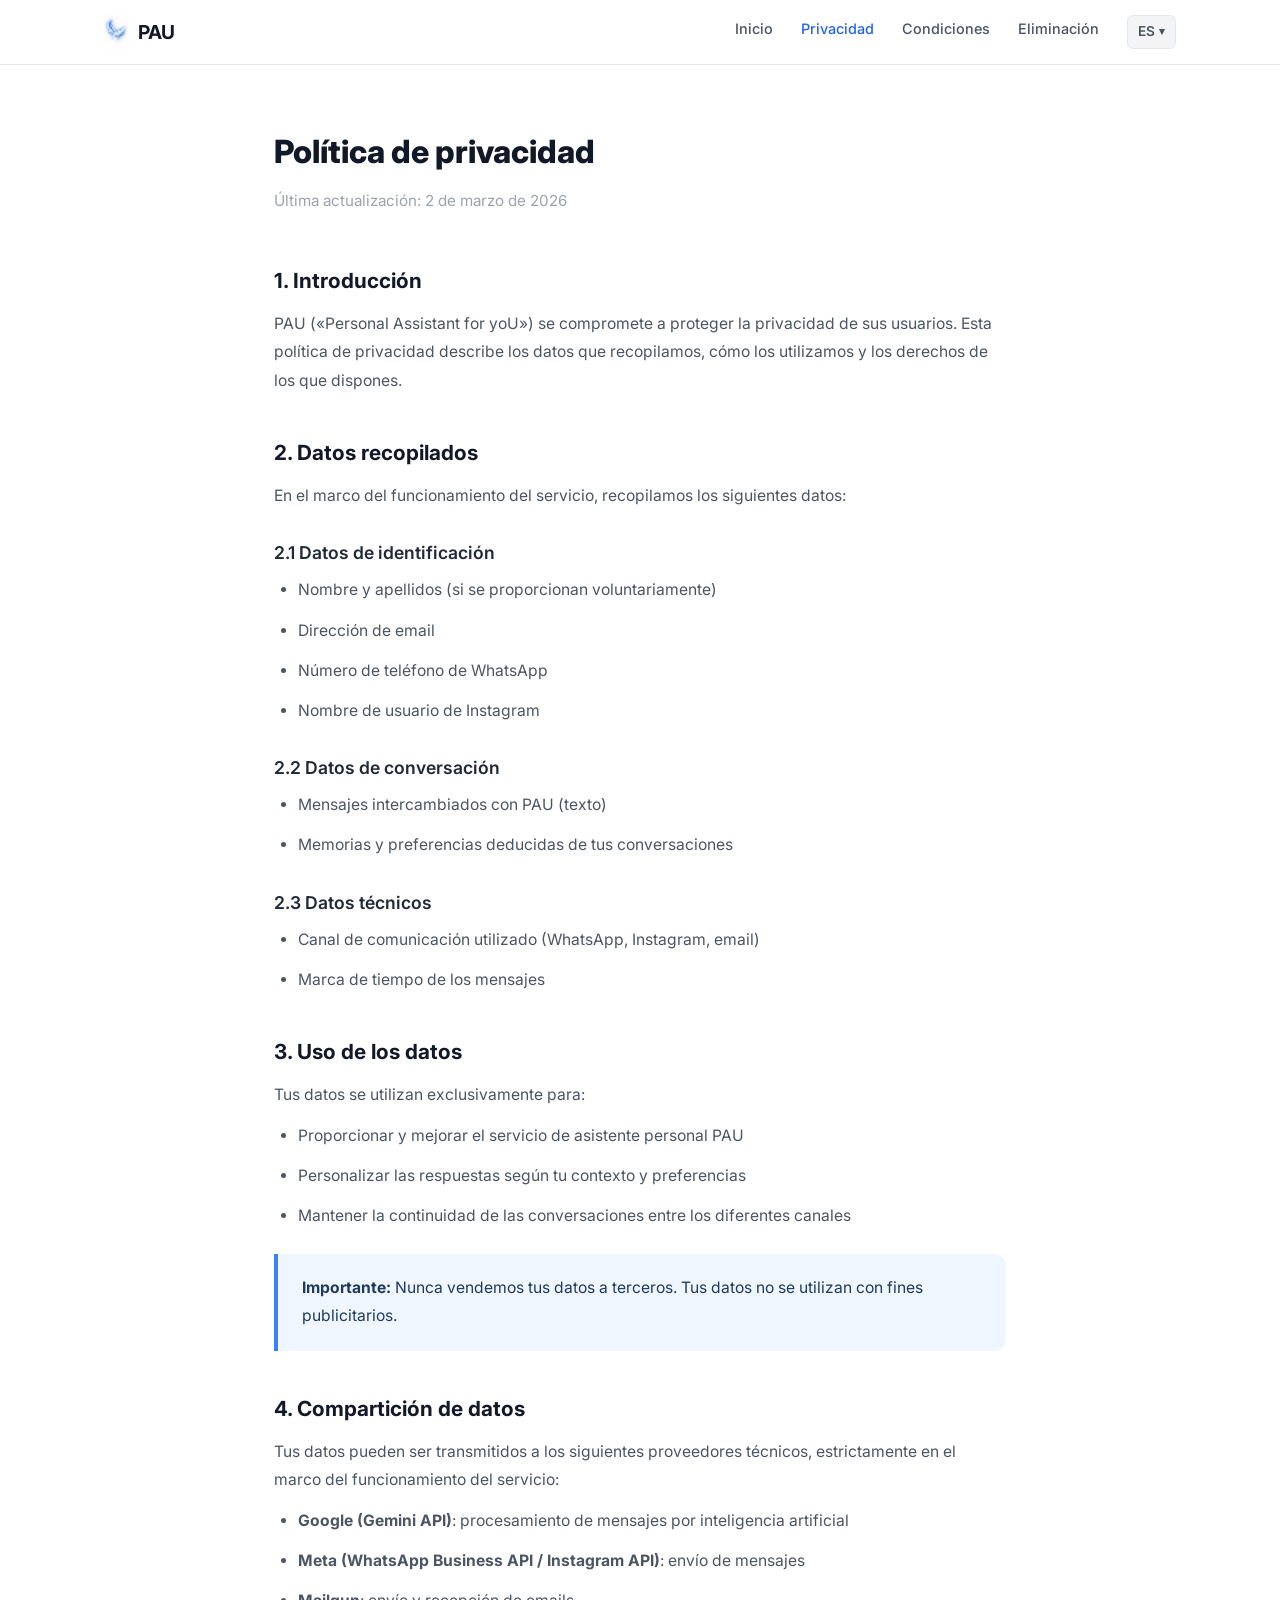
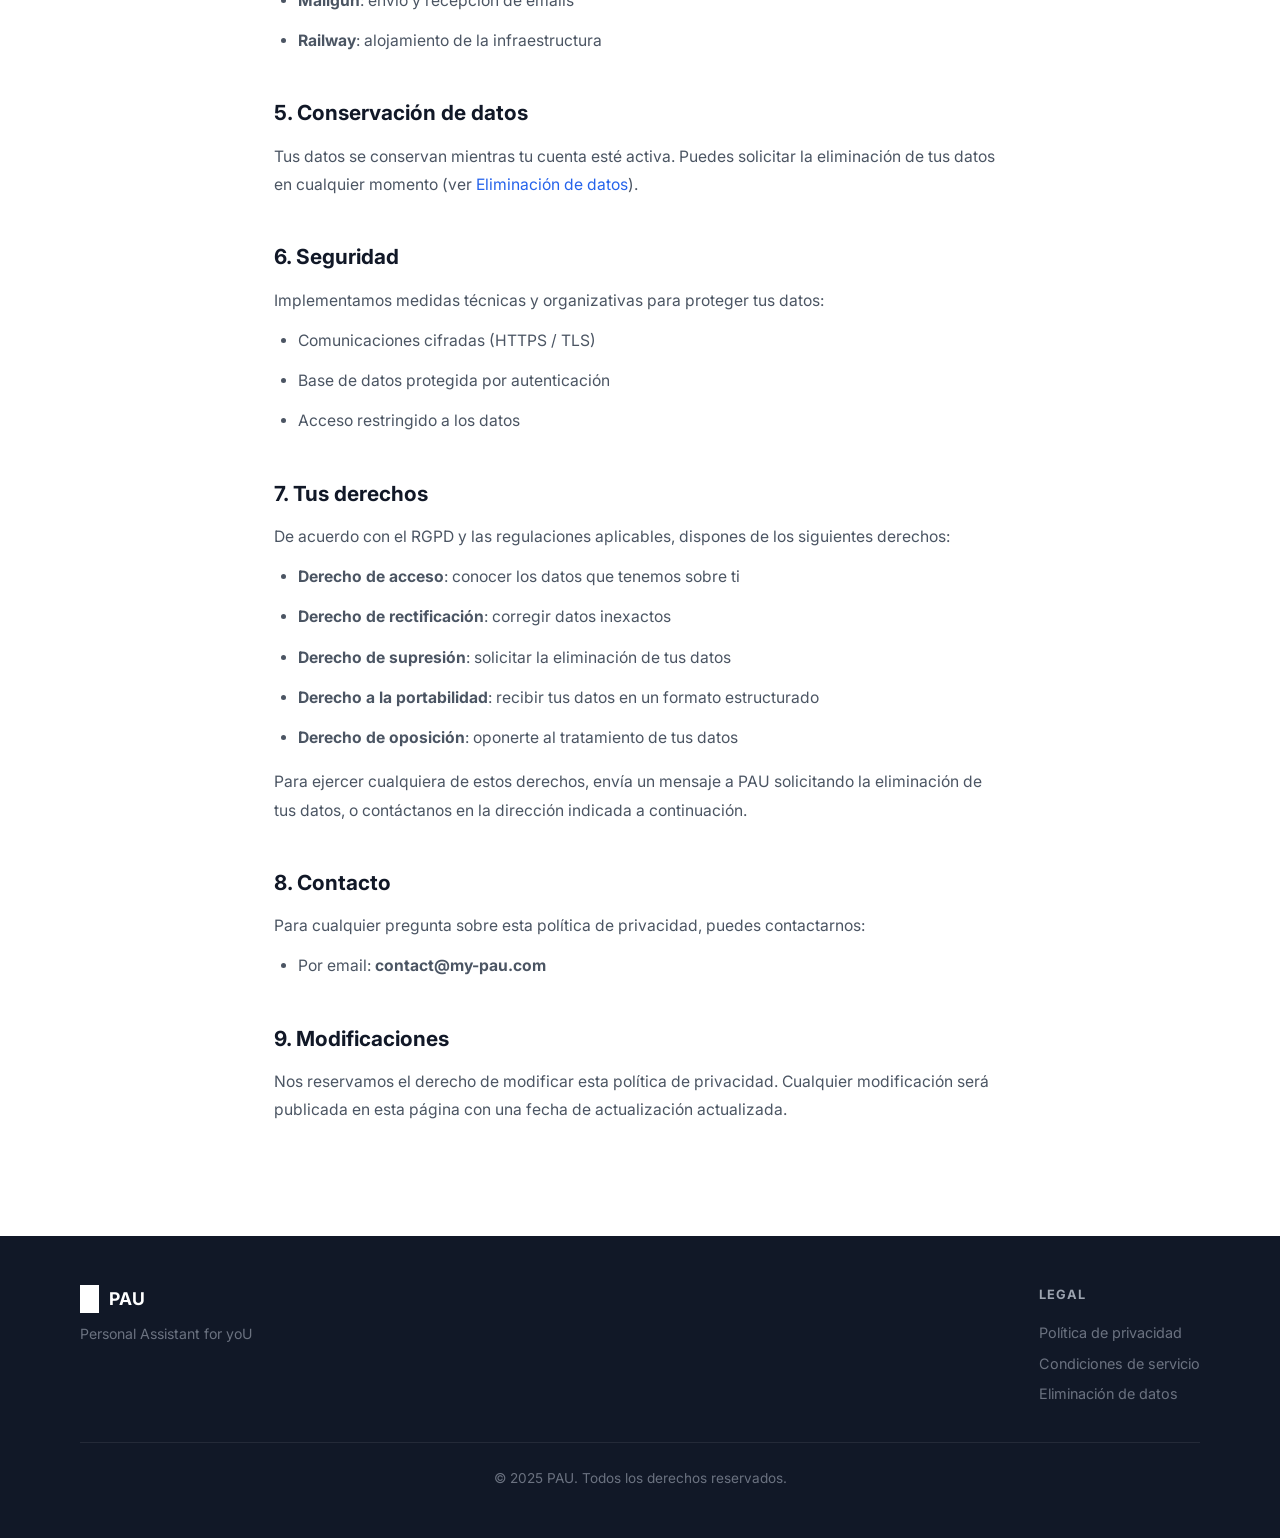
<file: es/privacy.html>
<!DOCTYPE html>
<html lang="es">
<head>
  <meta charset="UTF-8" />
  <meta name="viewport" content="width=device-width, initial-scale=1.0" />
  <title>Pol&iacute;tica de privacidad - PAU</title>
  <link rel="preconnect" href="https://fonts.googleapis.com" />
  <link href="https://fonts.googleapis.com/css2?family=Inter:wght@400;500;600;700;800&display=swap" rel="stylesheet" />
  <link rel="stylesheet" href="../style.css" />
  <link rel="icon" href="../images/logo.png" type="image/png" />
</head>
<body>

  <!-- Nav -->
  <nav class="navbar">
    <div class="navbar-inner">
      <a href="index.html" class="navbar-brand">
        <img src="../images/logo.png" alt="PAU logo" />
        PAU
      </a>
      <button class="menu-toggle" aria-label="Men&uacute;" onclick="document.querySelector('.navbar-links').classList.toggle('open')">
        <span></span><span></span><span></span>
      </button>
      <ul class="navbar-links">
        <li><a href="index.html">Inicio</a></li>
        <li><a href="privacy.html" class="active">Privacidad</a></li>
        <li><a href="terms.html">Condiciones</a></li>
        <li><a href="data-deletion.html">Eliminaci&oacute;n</a></li>
        <li class="lang-switcher">
          <span class="lang-current">ES</span>
          <ul class="lang-menu">
            <li><a href="../privacy.html">FR</a></li>
            <li><a href="../en/privacy.html">EN</a></li>
            <li><a href="privacy.html" class="active">ES</a></li>
          </ul>
        </li>
      </ul>
    </div>
  </nav>

  <!-- Content -->
  <main class="page-content">
    <h1>Pol&iacute;tica de privacidad</h1>
    <p class="subtitle">&Uacute;ltima actualizaci&oacute;n: 2 de marzo de 2026</p>

    <h2>1. Introducci&oacute;n</h2>
    <p>PAU (&laquo;Personal Assistant for yoU&raquo;) se compromete a proteger la privacidad de sus usuarios. Esta pol&iacute;tica de privacidad describe los datos que recopilamos, c&oacute;mo los utilizamos y los derechos de los que dispones.</p>

    <h2>2. Datos recopilados</h2>
    <p>En el marco del funcionamiento del servicio, recopilamos los siguientes datos:</p>

    <h3>2.1 Datos de identificaci&oacute;n</h3>
    <ul>
      <li>Nombre y apellidos (si se proporcionan voluntariamente)</li>
      <li>Direcci&oacute;n de email</li>
      <li>N&uacute;mero de tel&eacute;fono de WhatsApp</li>
      <li>Nombre de usuario de Instagram</li>
    </ul>

    <h3>2.2 Datos de conversaci&oacute;n</h3>
    <ul>
      <li>Mensajes intercambiados con PAU (texto)</li>
      <li>Memorias y preferencias deducidas de tus conversaciones</li>
    </ul>

    <h3>2.3 Datos t&eacute;cnicos</h3>
    <ul>
      <li>Canal de comunicaci&oacute;n utilizado (WhatsApp, Instagram, email)</li>
      <li>Marca de tiempo de los mensajes</li>
    </ul>

    <h2>3. Uso de los datos</h2>
    <p>Tus datos se utilizan exclusivamente para:</p>
    <ul>
      <li>Proporcionar y mejorar el servicio de asistente personal PAU</li>
      <li>Personalizar las respuestas seg&uacute;n tu contexto y preferencias</li>
      <li>Mantener la continuidad de las conversaciones entre los diferentes canales</li>
    </ul>

    <div class="info-box">
      <p><strong>Importante:</strong> Nunca vendemos tus datos a terceros. Tus datos no se utilizan con fines publicitarios.</p>
    </div>

    <h2>4. Compartici&oacute;n de datos</h2>
    <p>Tus datos pueden ser transmitidos a los siguientes proveedores t&eacute;cnicos, estrictamente en el marco del funcionamiento del servicio:</p>
    <ul>
      <li><strong>Google (Gemini API)</strong>: procesamiento de mensajes por inteligencia artificial</li>
      <li><strong>Meta (WhatsApp Business API / Instagram API)</strong>: env&iacute;o de mensajes</li>
      <li><strong>Mailgun</strong>: env&iacute;o y recepci&oacute;n de emails</li>
      <li><strong>Railway</strong>: alojamiento de la infraestructura</li>
    </ul>

    <h2>5. Conservaci&oacute;n de datos</h2>
    <p>Tus datos se conservan mientras tu cuenta est&eacute; activa. Puedes solicitar la eliminaci&oacute;n de tus datos en cualquier momento (ver <a href="data-deletion.html">Eliminaci&oacute;n de datos</a>).</p>

    <h2>6. Seguridad</h2>
    <p>Implementamos medidas t&eacute;cnicas y organizativas para proteger tus datos:</p>
    <ul>
      <li>Comunicaciones cifradas (HTTPS / TLS)</li>
      <li>Base de datos protegida por autenticaci&oacute;n</li>
      <li>Acceso restringido a los datos</li>
    </ul>

    <h2>7. Tus derechos</h2>
    <p>De acuerdo con el RGPD y las regulaciones aplicables, dispones de los siguientes derechos:</p>
    <ul>
      <li><strong>Derecho de acceso</strong>: conocer los datos que tenemos sobre ti</li>
      <li><strong>Derecho de rectificaci&oacute;n</strong>: corregir datos inexactos</li>
      <li><strong>Derecho de supresi&oacute;n</strong>: solicitar la eliminaci&oacute;n de tus datos</li>
      <li><strong>Derecho a la portabilidad</strong>: recibir tus datos en un formato estructurado</li>
      <li><strong>Derecho de oposici&oacute;n</strong>: oponerte al tratamiento de tus datos</li>
    </ul>
    <p>Para ejercer cualquiera de estos derechos, env&iacute;a un mensaje a PAU solicitando la eliminaci&oacute;n de tus datos, o cont&aacute;ctanos en la direcci&oacute;n indicada a continuaci&oacute;n.</p>

    <h2>8. Contacto</h2>
    <p>Para cualquier pregunta sobre esta pol&iacute;tica de privacidad, puedes contactarnos:</p>
    <ul>
      <li>Por email: <strong>contact@my-pau.com</strong></li>
    </ul>

    <h2>9. Modificaciones</h2>
    <p>Nos reservamos el derecho de modificar esta pol&iacute;tica de privacidad. Cualquier modificaci&oacute;n ser&aacute; publicada en esta p&aacute;gina con una fecha de actualizaci&oacute;n actualizada.</p>
  </main>

  <!-- Footer -->
  <footer class="footer">
    <div class="footer-inner">
      <div>
        <div class="footer-brand">
          <img src="../images/logo.png" alt="PAU" />
          PAU
        </div>
        <p class="footer-tagline">Personal Assistant for yoU</p>
      </div>
      <div class="footer-links">
        <div class="footer-col">
          <h4>Legal</h4>
          <ul>
            <li><a href="privacy.html">Pol&iacute;tica de privacidad</a></li>
            <li><a href="terms.html">Condiciones de servicio</a></li>
            <li><a href="data-deletion.html">Eliminaci&oacute;n de datos</a></li>
          </ul>
        </div>
      </div>
    </div>
    <div class="footer-bottom">
      &copy; 2025 PAU. Todos los derechos reservados.
    </div>
  </footer>

</body>
</html>
</file>
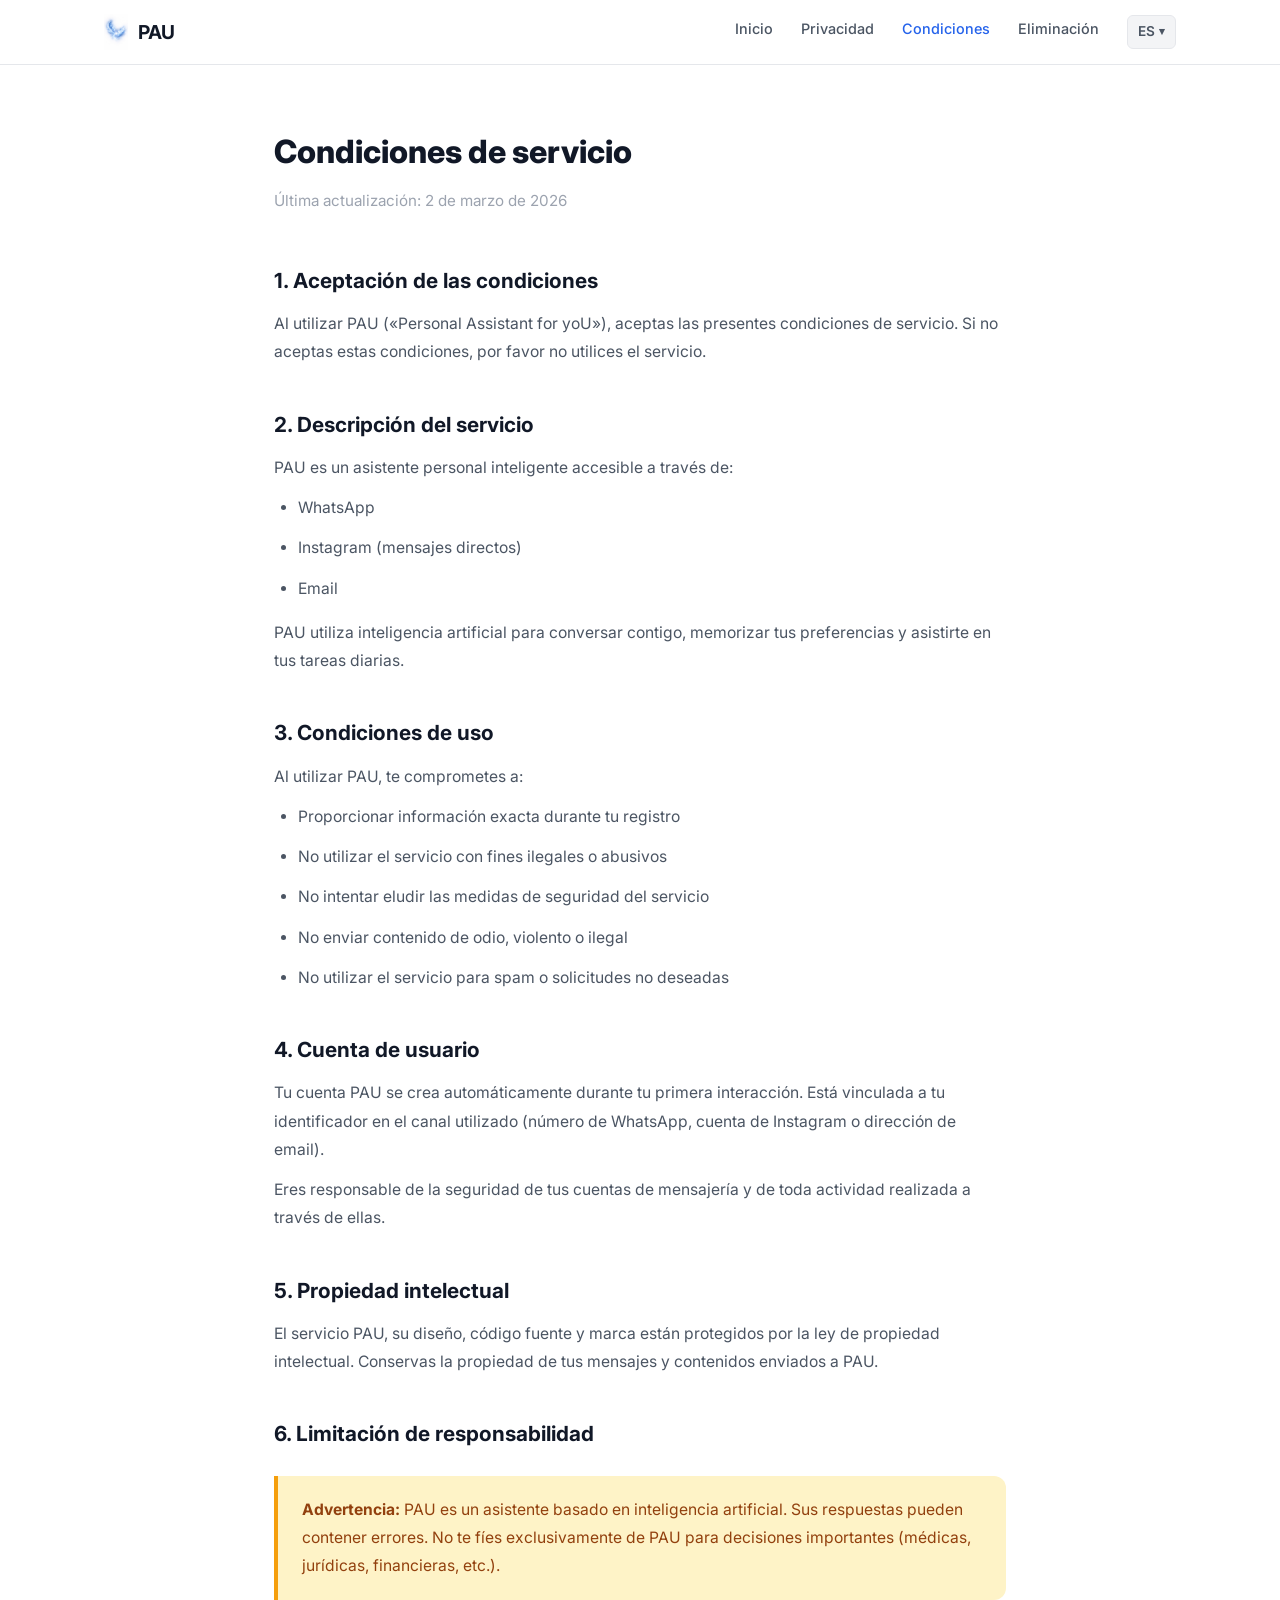
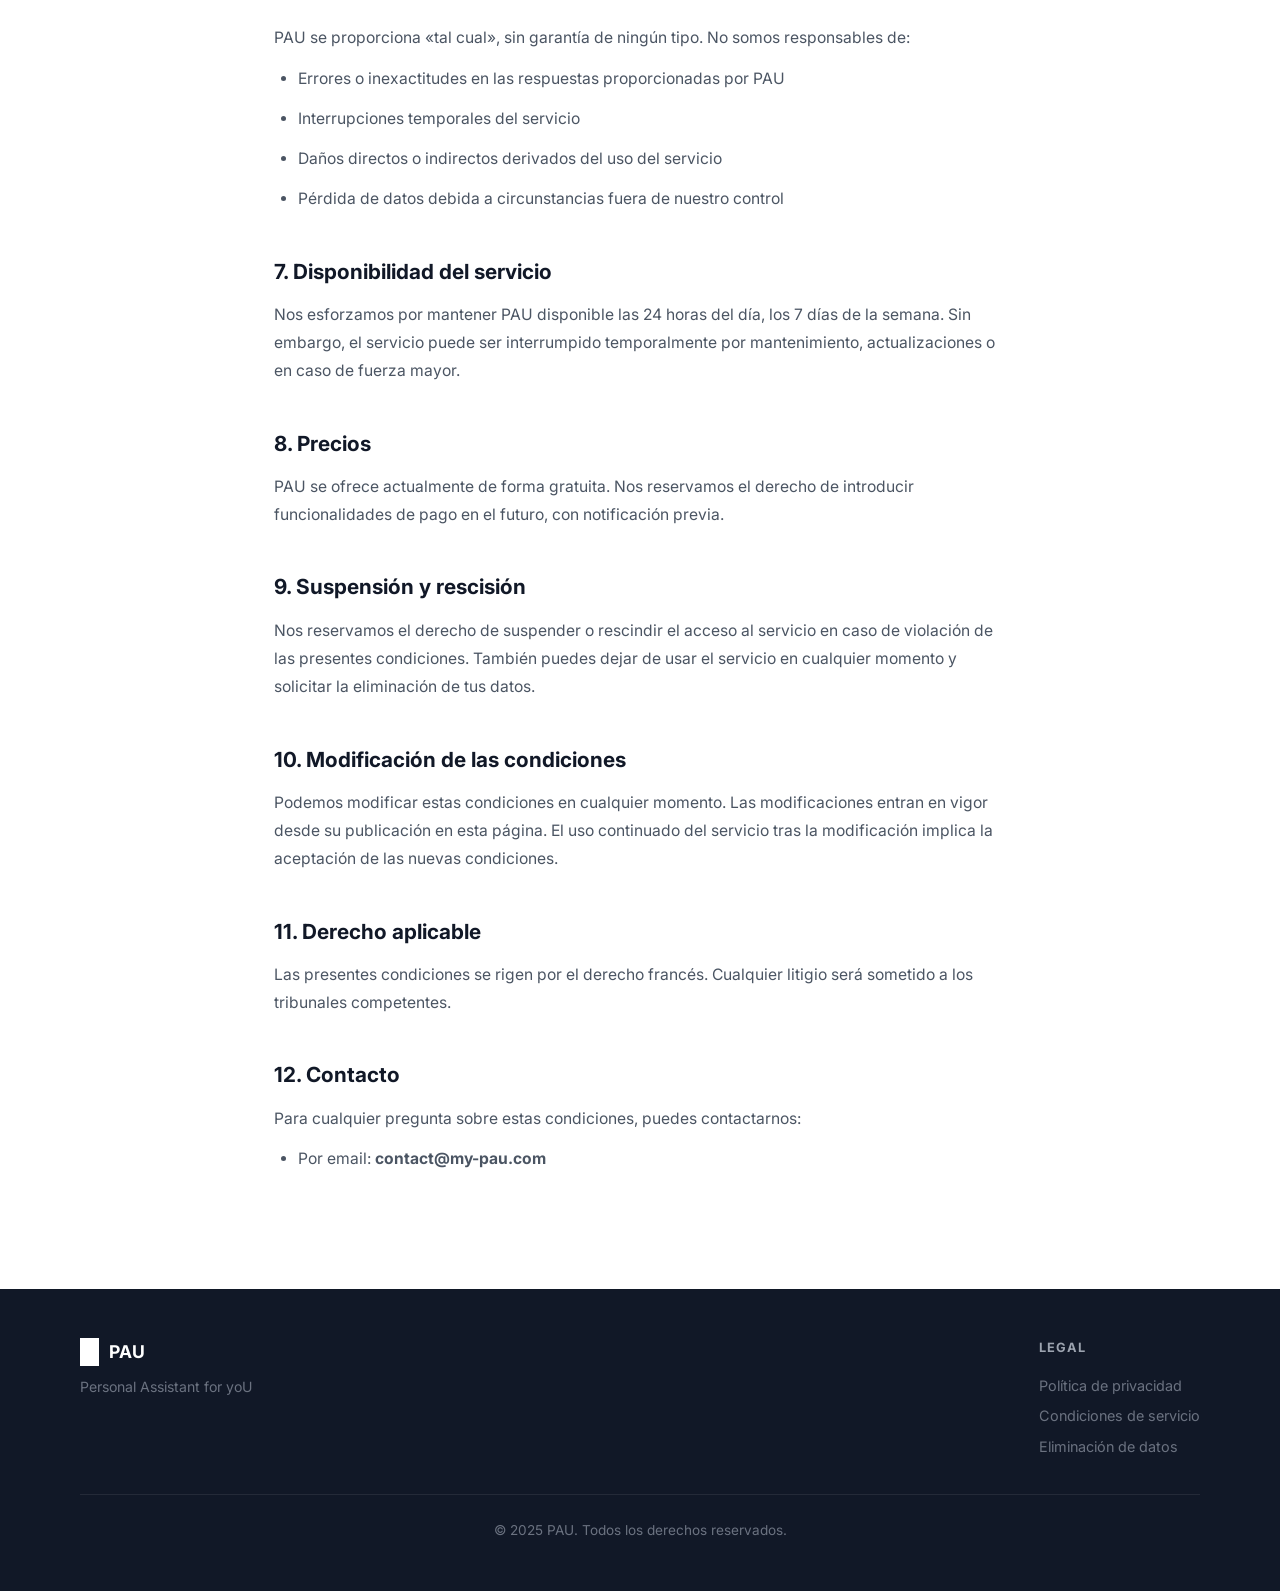
<file: es/terms.html>
<!DOCTYPE html>
<html lang="es">
<head>
  <meta charset="UTF-8" />
  <meta name="viewport" content="width=device-width, initial-scale=1.0" />
  <title>Condiciones de servicio - PAU</title>
  <link rel="preconnect" href="https://fonts.googleapis.com" />
  <link href="https://fonts.googleapis.com/css2?family=Inter:wght@400;500;600;700;800&display=swap" rel="stylesheet" />
  <link rel="stylesheet" href="../style.css" />
  <link rel="icon" href="../images/logo.png" type="image/png" />
</head>
<body>

  <!-- Nav -->
  <nav class="navbar">
    <div class="navbar-inner">
      <a href="index.html" class="navbar-brand">
        <img src="../images/logo.png" alt="PAU logo" />
        PAU
      </a>
      <button class="menu-toggle" aria-label="Men&uacute;" onclick="document.querySelector('.navbar-links').classList.toggle('open')">
        <span></span><span></span><span></span>
      </button>
      <ul class="navbar-links">
        <li><a href="index.html">Inicio</a></li>
        <li><a href="privacy.html">Privacidad</a></li>
        <li><a href="terms.html" class="active">Condiciones</a></li>
        <li><a href="data-deletion.html">Eliminaci&oacute;n</a></li>
        <li class="lang-switcher">
          <span class="lang-current">ES</span>
          <ul class="lang-menu">
            <li><a href="../terms.html">FR</a></li>
            <li><a href="../en/terms.html">EN</a></li>
            <li><a href="terms.html" class="active">ES</a></li>
          </ul>
        </li>
      </ul>
    </div>
  </nav>

  <!-- Content -->
  <main class="page-content">
    <h1>Condiciones de servicio</h1>
    <p class="subtitle">&Uacute;ltima actualizaci&oacute;n: 2 de marzo de 2026</p>

    <h2>1. Aceptaci&oacute;n de las condiciones</h2>
    <p>Al utilizar PAU (&laquo;Personal Assistant for yoU&raquo;), aceptas las presentes condiciones de servicio. Si no aceptas estas condiciones, por favor no utilices el servicio.</p>

    <h2>2. Descripci&oacute;n del servicio</h2>
    <p>PAU es un asistente personal inteligente accesible a trav&eacute;s de:</p>
    <ul>
      <li>WhatsApp</li>
      <li>Instagram (mensajes directos)</li>
      <li>Email</li>
    </ul>
    <p>PAU utiliza inteligencia artificial para conversar contigo, memorizar tus preferencias y asistirte en tus tareas diarias.</p>

    <h2>3. Condiciones de uso</h2>
    <p>Al utilizar PAU, te comprometes a:</p>
    <ul>
      <li>Proporcionar informaci&oacute;n exacta durante tu registro</li>
      <li>No utilizar el servicio con fines ilegales o abusivos</li>
      <li>No intentar eludir las medidas de seguridad del servicio</li>
      <li>No enviar contenido de odio, violento o ilegal</li>
      <li>No utilizar el servicio para spam o solicitudes no deseadas</li>
    </ul>

    <h2>4. Cuenta de usuario</h2>
    <p>Tu cuenta PAU se crea autom&aacute;ticamente durante tu primera interacci&oacute;n. Est&aacute; vinculada a tu identificador en el canal utilizado (n&uacute;mero de WhatsApp, cuenta de Instagram o direcci&oacute;n de email).</p>
    <p>Eres responsable de la seguridad de tus cuentas de mensajer&iacute;a y de toda actividad realizada a trav&eacute;s de ellas.</p>

    <h2>5. Propiedad intelectual</h2>
    <p>El servicio PAU, su dise&ntilde;o, c&oacute;digo fuente y marca est&aacute;n protegidos por la ley de propiedad intelectual. Conservas la propiedad de tus mensajes y contenidos enviados a PAU.</p>

    <h2>6. Limitaci&oacute;n de responsabilidad</h2>

    <div class="warning-box">
      <p><strong>Advertencia:</strong> PAU es un asistente basado en inteligencia artificial. Sus respuestas pueden contener errores. No te f&iacute;es exclusivamente de PAU para decisiones importantes (m&eacute;dicas, jur&iacute;dicas, financieras, etc.).</p>
    </div>

    <p>PAU se proporciona &laquo;tal cual&raquo;, sin garant&iacute;a de ning&uacute;n tipo. No somos responsables de:</p>
    <ul>
      <li>Errores o inexactitudes en las respuestas proporcionadas por PAU</li>
      <li>Interrupciones temporales del servicio</li>
      <li>Da&ntilde;os directos o indirectos derivados del uso del servicio</li>
      <li>P&eacute;rdida de datos debida a circunstancias fuera de nuestro control</li>
    </ul>

    <h2>7. Disponibilidad del servicio</h2>
    <p>Nos esforzamos por mantener PAU disponible las 24 horas del d&iacute;a, los 7 d&iacute;as de la semana. Sin embargo, el servicio puede ser interrumpido temporalmente por mantenimiento, actualizaciones o en caso de fuerza mayor.</p>

    <h2>8. Precios</h2>
    <p>PAU se ofrece actualmente de forma gratuita. Nos reservamos el derecho de introducir funcionalidades de pago en el futuro, con notificaci&oacute;n previa.</p>

    <h2>9. Suspensi&oacute;n y rescisi&oacute;n</h2>
    <p>Nos reservamos el derecho de suspender o rescindir el acceso al servicio en caso de violaci&oacute;n de las presentes condiciones. Tambi&eacute;n puedes dejar de usar el servicio en cualquier momento y solicitar la eliminaci&oacute;n de tus datos.</p>

    <h2>10. Modificaci&oacute;n de las condiciones</h2>
    <p>Podemos modificar estas condiciones en cualquier momento. Las modificaciones entran en vigor desde su publicaci&oacute;n en esta p&aacute;gina. El uso continuado del servicio tras la modificaci&oacute;n implica la aceptaci&oacute;n de las nuevas condiciones.</p>

    <h2>11. Derecho aplicable</h2>
    <p>Las presentes condiciones se rigen por el derecho franc&eacute;s. Cualquier litigio ser&aacute; sometido a los tribunales competentes.</p>

    <h2>12. Contacto</h2>
    <p>Para cualquier pregunta sobre estas condiciones, puedes contactarnos:</p>
    <ul>
      <li>Por email: <strong>contact@my-pau.com</strong></li>
    </ul>
  </main>

  <!-- Footer -->
  <footer class="footer">
    <div class="footer-inner">
      <div>
        <div class="footer-brand">
          <img src="../images/logo.png" alt="PAU" />
          PAU
        </div>
        <p class="footer-tagline">Personal Assistant for yoU</p>
      </div>
      <div class="footer-links">
        <div class="footer-col">
          <h4>Legal</h4>
          <ul>
            <li><a href="privacy.html">Pol&iacute;tica de privacidad</a></li>
            <li><a href="terms.html">Condiciones de servicio</a></li>
            <li><a href="data-deletion.html">Eliminaci&oacute;n de datos</a></li>
          </ul>
        </div>
      </div>
    </div>
    <div class="footer-bottom">
      &copy; 2025 PAU. Todos los derechos reservados.
    </div>
  </footer>

</body>
</html>
</file>
<file: style.css>
/* ── Reset & Base ─────────────────────────────────── */
*,
*::before,
*::after {
  margin: 0;
  padding: 0;
  box-sizing: border-box;
}

:root {
  --blue-50: #eff6ff;
  --blue-100: #dbeafe;
  --blue-200: #bfdbfe;
  --blue-400: #60a5fa;
  --blue-500: #3b82f6;
  --blue-600: #2563eb;
  --blue-700: #1d4ed8;
  --blue-900: #1e3a5f;
  --gray-50: #f9fafb;
  --gray-100: #f3f4f6;
  --gray-200: #e5e7eb;
  --gray-400: #9ca3af;
  --gray-500: #6b7280;
  --gray-600: #4b5563;
  --gray-700: #374151;
  --gray-800: #1f2937;
  --gray-900: #111827;
  --white: #ffffff;
  --radius: 16px;
  --shadow: 0 1px 3px rgba(0, 0, 0, 0.06), 0 4px 12px rgba(0, 0, 0, 0.04);
  --shadow-lg: 0 4px 24px rgba(0, 0, 0, 0.08);
}

html {
  scroll-behavior: smooth;
  font-size: 16px;
}

body {
  font-family: "Inter", -apple-system, BlinkMacSystemFont, "Segoe UI", Roboto,
    sans-serif;
  color: var(--gray-800);
  background: var(--white);
  line-height: 1.7;
  -webkit-font-smoothing: antialiased;
}

a {
  color: var(--blue-600);
  text-decoration: none;
  transition: color 0.2s;
}

a:hover {
  color: var(--blue-700);
}

img {
  max-width: 100%;
  display: block;
}

/* ── Navigation ──────────────────────────────────── */
.navbar {
  position: sticky;
  top: 0;
  z-index: 100;
  background: rgba(255, 255, 255, 0.85);
  backdrop-filter: blur(16px);
  -webkit-backdrop-filter: blur(16px);
  border-bottom: 1px solid var(--gray-200);
}

.navbar-inner {
  max-width: 1120px;
  margin: 0 auto;
  padding: 0 24px;
  height: 64px;
  display: flex;
  align-items: center;
  justify-content: space-between;
}

.navbar-brand {
  display: flex;
  align-items: center;
  gap: 10px;
  font-weight: 700;
  font-size: 1.2rem;
  color: var(--gray-900);
}

.navbar-brand img {
  height: 36px;
  width: auto;
}

.navbar-links {
  display: flex;
  gap: 28px;
  list-style: none;
}

.navbar-links a {
  font-size: 0.9rem;
  font-weight: 500;
  color: var(--gray-600);
  transition: color 0.2s;
}

.navbar-links a:hover,
.navbar-links a.active {
  color: var(--blue-600);
}

/* Language switcher */
.lang-switcher {
  position: relative;
  cursor: pointer;
}

.lang-current {
  display: inline-flex;
  align-items: center;
  gap: 4px;
  font-size: 0.85rem;
  font-weight: 600;
  color: var(--gray-600);
  background: var(--gray-100);
  border: 1px solid var(--gray-200);
  border-radius: 6px;
  padding: 4px 10px;
  transition: background 0.2s, color 0.2s;
}

.lang-current::after {
  content: "\25BE";
  font-size: 0.7rem;
}

.lang-switcher:hover .lang-current {
  background: var(--blue-50);
  color: var(--blue-600);
  border-color: var(--blue-200);
}

.lang-menu {
  display: none;
  position: absolute;
  top: 100%;
  right: 0;
  margin-top: 6px;
  background: var(--white);
  border: 1px solid var(--gray-200);
  border-radius: 8px;
  box-shadow: var(--shadow-lg);
  list-style: none;
  min-width: 60px;
  overflow: hidden;
  z-index: 200;
}

.lang-switcher:hover .lang-menu {
  display: block;
}

.lang-menu li a {
  display: block;
  padding: 8px 16px;
  font-size: 0.85rem;
  font-weight: 500;
  color: var(--gray-600);
  text-align: center;
  transition: background 0.15s;
}

.lang-menu li a:hover {
  background: var(--blue-50);
  color: var(--blue-600);
}

.lang-menu li a.active {
  color: var(--blue-600);
  font-weight: 700;
}

/* Hamburger (mobile) */
.menu-toggle {
  display: none;
  background: none;
  border: none;
  cursor: pointer;
  padding: 4px;
}

.menu-toggle span {
  display: block;
  width: 22px;
  height: 2px;
  background: var(--gray-700);
  margin: 5px 0;
  border-radius: 2px;
  transition: 0.3s;
}

/* ── Hero ────────────────────────────────────────── */
.hero {
  position: relative;
  overflow: hidden;
  background: linear-gradient(160deg, var(--blue-50) 0%, var(--white) 60%);
  padding: 100px 24px 80px;
  text-align: center;
}

.hero::before {
  content: "";
  position: absolute;
  top: -200px;
  right: -200px;
  width: 600px;
  height: 600px;
  background: radial-gradient(circle, rgba(59, 130, 246, 0.08) 0%, transparent 70%);
  border-radius: 50%;
}

.hero-logo {
  position: absolute;
  left: 50%;
  top: 50%;
  transform: translate(-50%, -55%);
  width: 280px;
  height: 280px;
  opacity: 0.08;
  animation: float 6s ease-in-out infinite;
  pointer-events: none;
  z-index: 0;
}

@keyframes float {
  0%, 100% { transform: translate(-50%, -55%); }
  50% { transform: translate(-50%, calc(-55% - 10px)); }
}

.hero h1 {
  position: relative;
  z-index: 1;
  font-size: clamp(2.2rem, 5vw, 3.5rem);
  font-weight: 800;
  color: var(--gray-900);
  letter-spacing: -0.03em;
  margin-bottom: 16px;
}

.hero h1 span {
  background: linear-gradient(135deg, var(--blue-500), var(--blue-700));
  -webkit-background-clip: text;
  -webkit-text-fill-color: transparent;
  background-clip: text;
}

.hero p {
  position: relative;
  z-index: 1;
  max-width: 560px;
  margin: 0 auto 40px;
  font-size: 1.15rem;
  color: var(--gray-500);
  line-height: 1.8;
}

.hero-cta {
  display: inline-flex;
  align-items: center;
  gap: 8px;
  padding: 14px 32px;
  background: var(--blue-600);
  color: var(--white);
  font-weight: 600;
  font-size: 1rem;
  border-radius: 50px;
  transition: background 0.2s, transform 0.2s;
  box-shadow: 0 4px 14px rgba(37, 99, 235, 0.3);
}

.hero-cta:hover {
  background: var(--blue-700);
  color: var(--white);
  transform: translateY(-1px);
}

/* ── Features ────────────────────────────────────── */
.features {
  max-width: 1120px;
  margin: 0 auto;
  padding: 80px 24px;
}

.features-heading {
  text-align: center;
  margin-bottom: 56px;
}

.features-heading h2 {
  font-size: 1.8rem;
  font-weight: 700;
  color: var(--gray-900);
  margin-bottom: 12px;
}

.features-heading p {
  color: var(--gray-500);
  font-size: 1.05rem;
}

.features-grid {
  display: grid;
  grid-template-columns: repeat(auto-fit, minmax(280px, 1fr));
  gap: 24px;
}

.feature-card {
  background: var(--white);
  border: 1px solid var(--gray-200);
  border-radius: var(--radius);
  padding: 32px 28px;
  transition: box-shadow 0.3s, transform 0.3s;
}

.feature-card:hover {
  box-shadow: var(--shadow-lg);
  transform: translateY(-4px);
}

.feature-icon {
  width: 48px;
  height: 48px;
  border-radius: 12px;
  display: flex;
  align-items: center;
  justify-content: center;
  font-size: 1.5rem;
  margin-bottom: 20px;
  background: var(--blue-50);
}

.feature-card h3 {
  font-size: 1.1rem;
  font-weight: 600;
  margin-bottom: 8px;
  color: var(--gray-900);
}

.feature-card p {
  font-size: 0.95rem;
  color: var(--gray-500);
  line-height: 1.7;
}

/* ── Channels ────────────────────────────────────── */
.channels {
  background: var(--gray-50);
  padding: 80px 24px;
}

.channels-inner {
  max-width: 1120px;
  margin: 0 auto;
  text-align: center;
}

.channels-inner h2 {
  font-size: 1.8rem;
  font-weight: 700;
  color: var(--gray-900);
  margin-bottom: 12px;
}

.channels-inner > p {
  color: var(--gray-500);
  font-size: 1.05rem;
  margin-bottom: 48px;
}

.channels-grid {
  display: flex;
  justify-content: center;
  gap: 32px;
  flex-wrap: wrap;
}

.channel {
  display: flex;
  flex-direction: column;
  align-items: center;
  gap: 12px;
  padding: 28px 36px;
  background: var(--white);
  border-radius: var(--radius);
  border: 1px solid var(--gray-200);
  min-width: 160px;
  transition: box-shadow 0.3s, transform 0.3s;
}

.channel:hover {
  box-shadow: var(--shadow-lg);
  transform: translateY(-4px);
}

.channel-icon {
  font-size: 2rem;
}

.channel span {
  font-weight: 600;
  color: var(--gray-700);
}

/* ── Legal / Content Pages ───────────────────────── */
.page-content {
  max-width: 780px;
  margin: 0 auto;
  padding: 60px 24px 100px;
}

.page-content h1 {
  font-size: 2rem;
  font-weight: 800;
  color: var(--gray-900);
  margin-bottom: 8px;
}

.page-content .subtitle {
  color: var(--gray-400);
  font-size: 0.95rem;
  margin-bottom: 48px;
}

.page-content h2 {
  font-size: 1.3rem;
  font-weight: 700;
  color: var(--gray-900);
  margin-top: 40px;
  margin-bottom: 12px;
}

.page-content h3 {
  font-size: 1.1rem;
  font-weight: 600;
  color: var(--gray-800);
  margin-top: 28px;
  margin-bottom: 8px;
}

.page-content p,
.page-content li {
  color: var(--gray-600);
  font-size: 0.98rem;
  line-height: 1.8;
  margin-bottom: 12px;
}

.page-content ul,
.page-content ol {
  padding-left: 24px;
  margin-bottom: 16px;
}

.page-content ul li {
  list-style: disc;
}

.page-content .info-box {
  background: var(--blue-50);
  border-left: 4px solid var(--blue-500);
  border-radius: 0 12px 12px 0;
  padding: 20px 24px;
  margin: 24px 0;
}

.page-content .info-box p {
  color: var(--blue-900);
  margin-bottom: 0;
}

.page-content .warning-box {
  background: #fef3c7;
  border-left: 4px solid #f59e0b;
  border-radius: 0 12px 12px 0;
  padding: 20px 24px;
  margin: 24px 0;
}

.page-content .warning-box p {
  color: #92400e;
  margin-bottom: 0;
}

/* ── Footer ──────────────────────────────────────── */
.footer {
  background: var(--gray-900);
  color: var(--gray-400);
  padding: 48px 24px;
}

.footer-inner {
  max-width: 1120px;
  margin: 0 auto;
  display: flex;
  justify-content: space-between;
  align-items: start;
  flex-wrap: wrap;
  gap: 32px;
}

.footer-brand {
  display: flex;
  align-items: center;
  gap: 10px;
  font-weight: 700;
  font-size: 1.1rem;
  color: var(--white);
  margin-bottom: 8px;
}

.footer-brand img {
  height: 28px;
  width: auto;
  filter: brightness(0) invert(1);
}

.footer-tagline {
  font-size: 0.88rem;
  color: var(--gray-500);
}

.footer-links {
  display: flex;
  gap: 48px;
  flex-wrap: wrap;
}

.footer-col h4 {
  font-size: 0.8rem;
  text-transform: uppercase;
  letter-spacing: 0.08em;
  color: var(--gray-400);
  margin-bottom: 12px;
}

.footer-col ul {
  list-style: none;
}

.footer-col a {
  font-size: 0.9rem;
  color: var(--gray-500);
  display: block;
  padding: 3px 0;
  transition: color 0.2s;
}

.footer-col a:hover {
  color: var(--white);
}

.footer-bottom {
  max-width: 1120px;
  margin: 32px auto 0;
  padding-top: 24px;
  border-top: 1px solid rgba(255, 255, 255, 0.08);
  text-align: center;
  font-size: 0.85rem;
  color: var(--gray-500);
}

/* ── Responsive ──────────────────────────────────── */
@media (max-width: 768px) {
  .menu-toggle {
    display: block;
  }

  .navbar-links {
    display: none;
    position: absolute;
    top: 64px;
    left: 0;
    right: 0;
    background: var(--white);
    flex-direction: column;
    padding: 16px 24px;
    gap: 12px;
    border-bottom: 1px solid var(--gray-200);
    box-shadow: var(--shadow);
  }

  .navbar-links.open {
    display: flex;
  }

  .hero {
    padding: 64px 24px 56px;
  }

  .hero-logo {
    width: 200px;
    height: 200px;
  }

  .footer-inner {
    flex-direction: column;
  }

  .footer-links {
    gap: 32px;
  }

  .lang-switcher {
    align-self: flex-start;
  }

  .lang-menu {
    left: 0;
    right: auto;
  }
}
</file>
